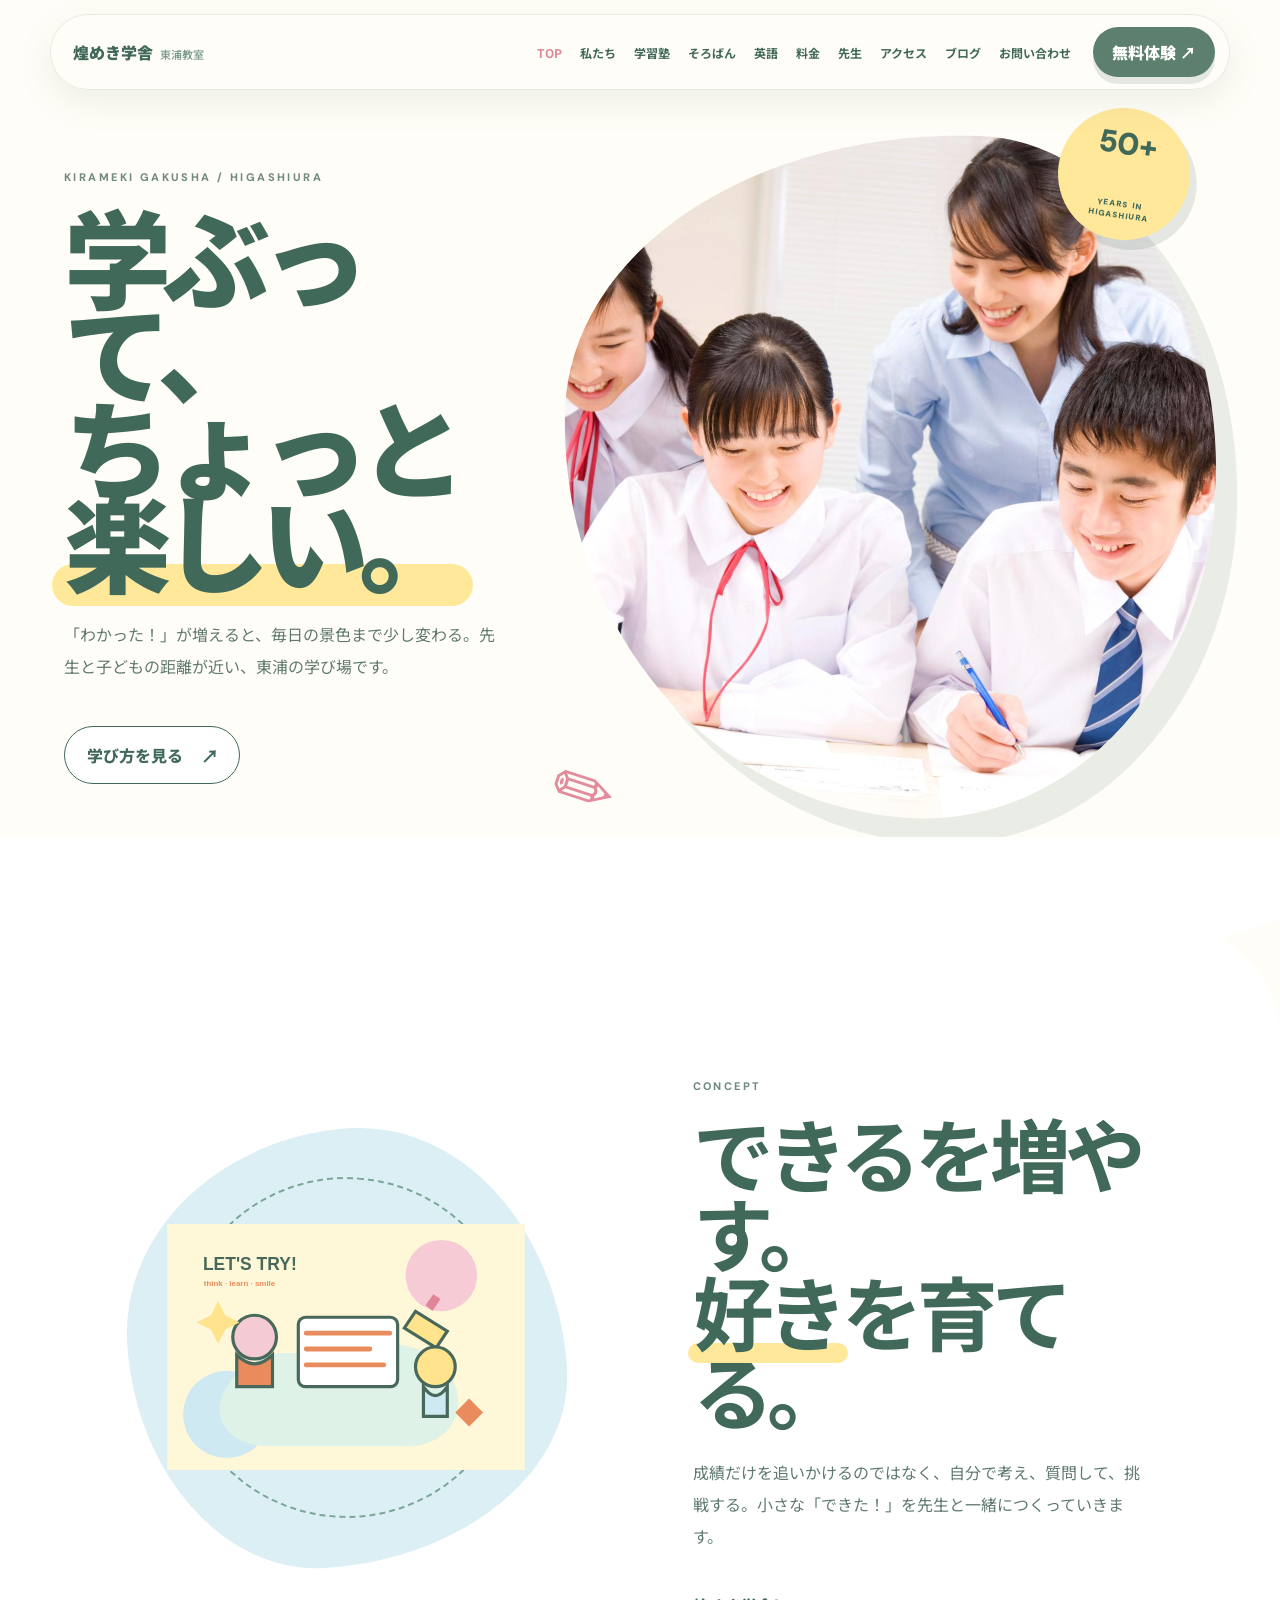
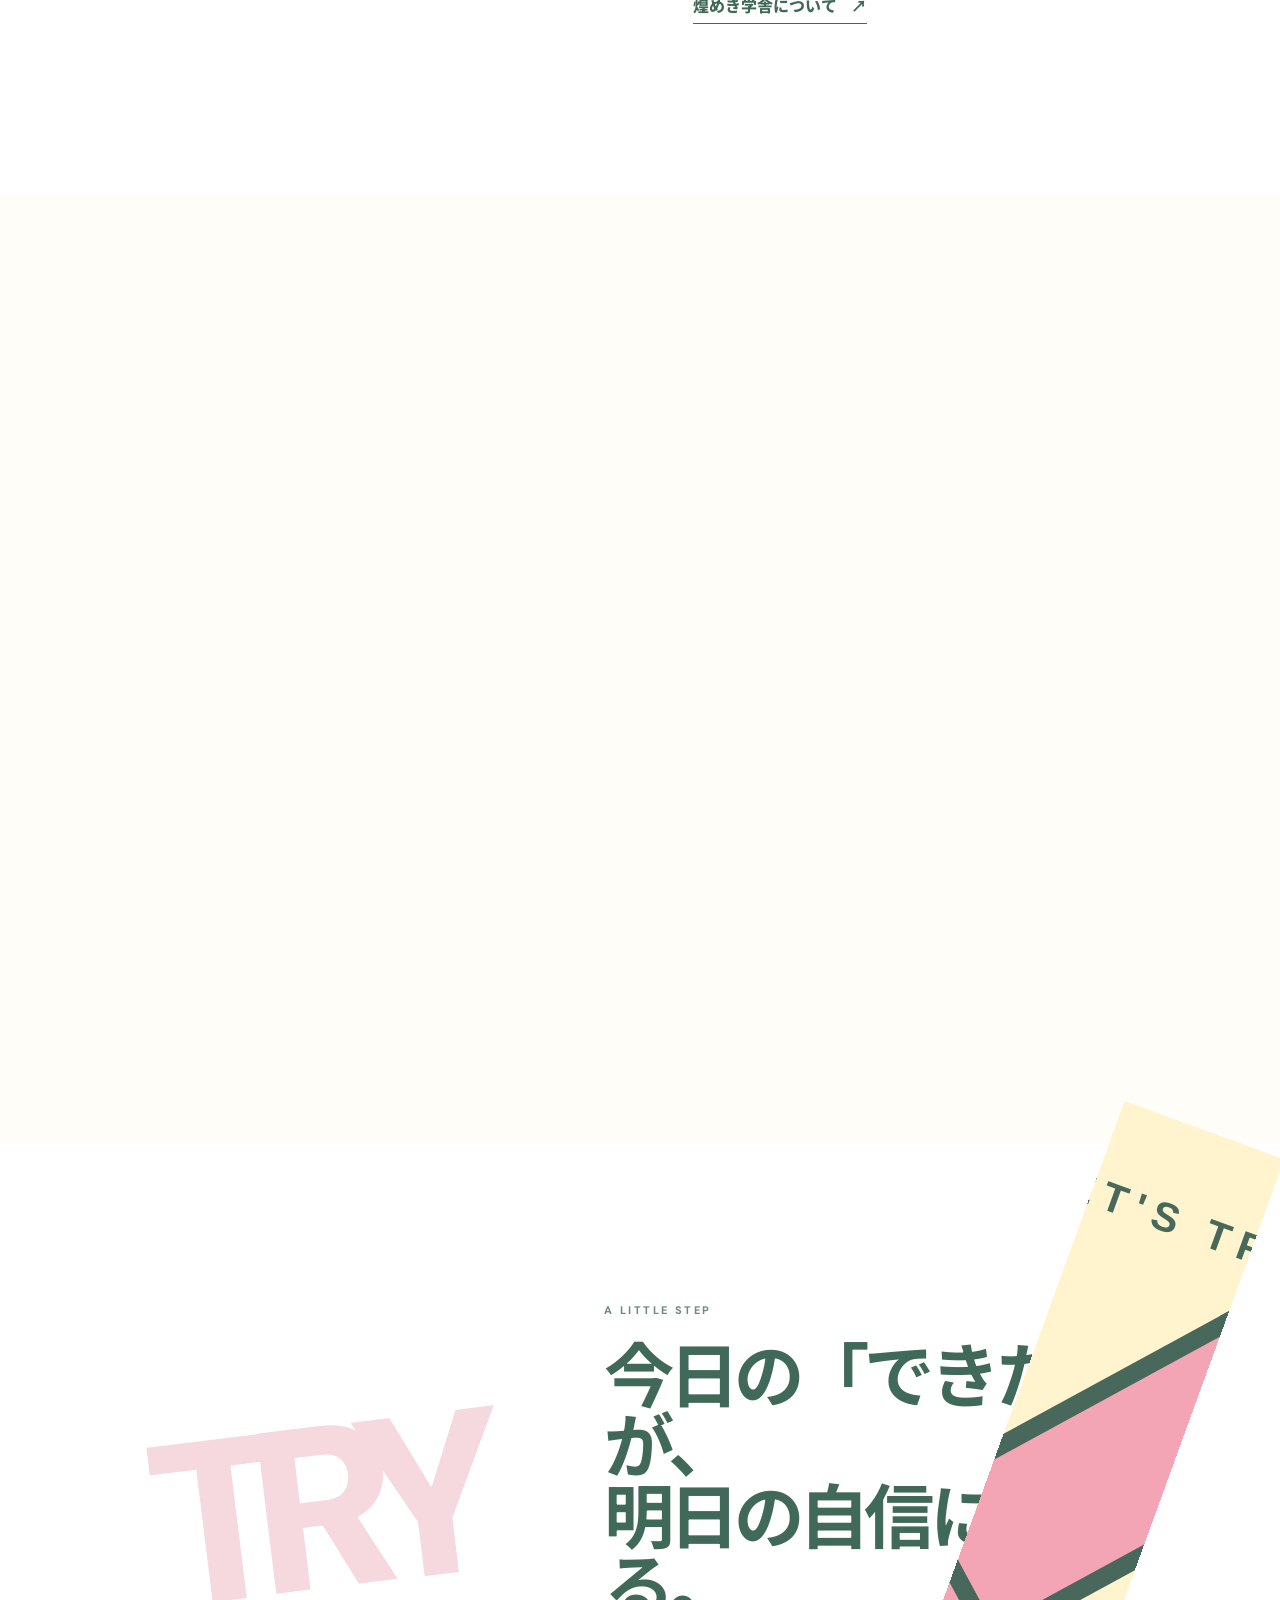
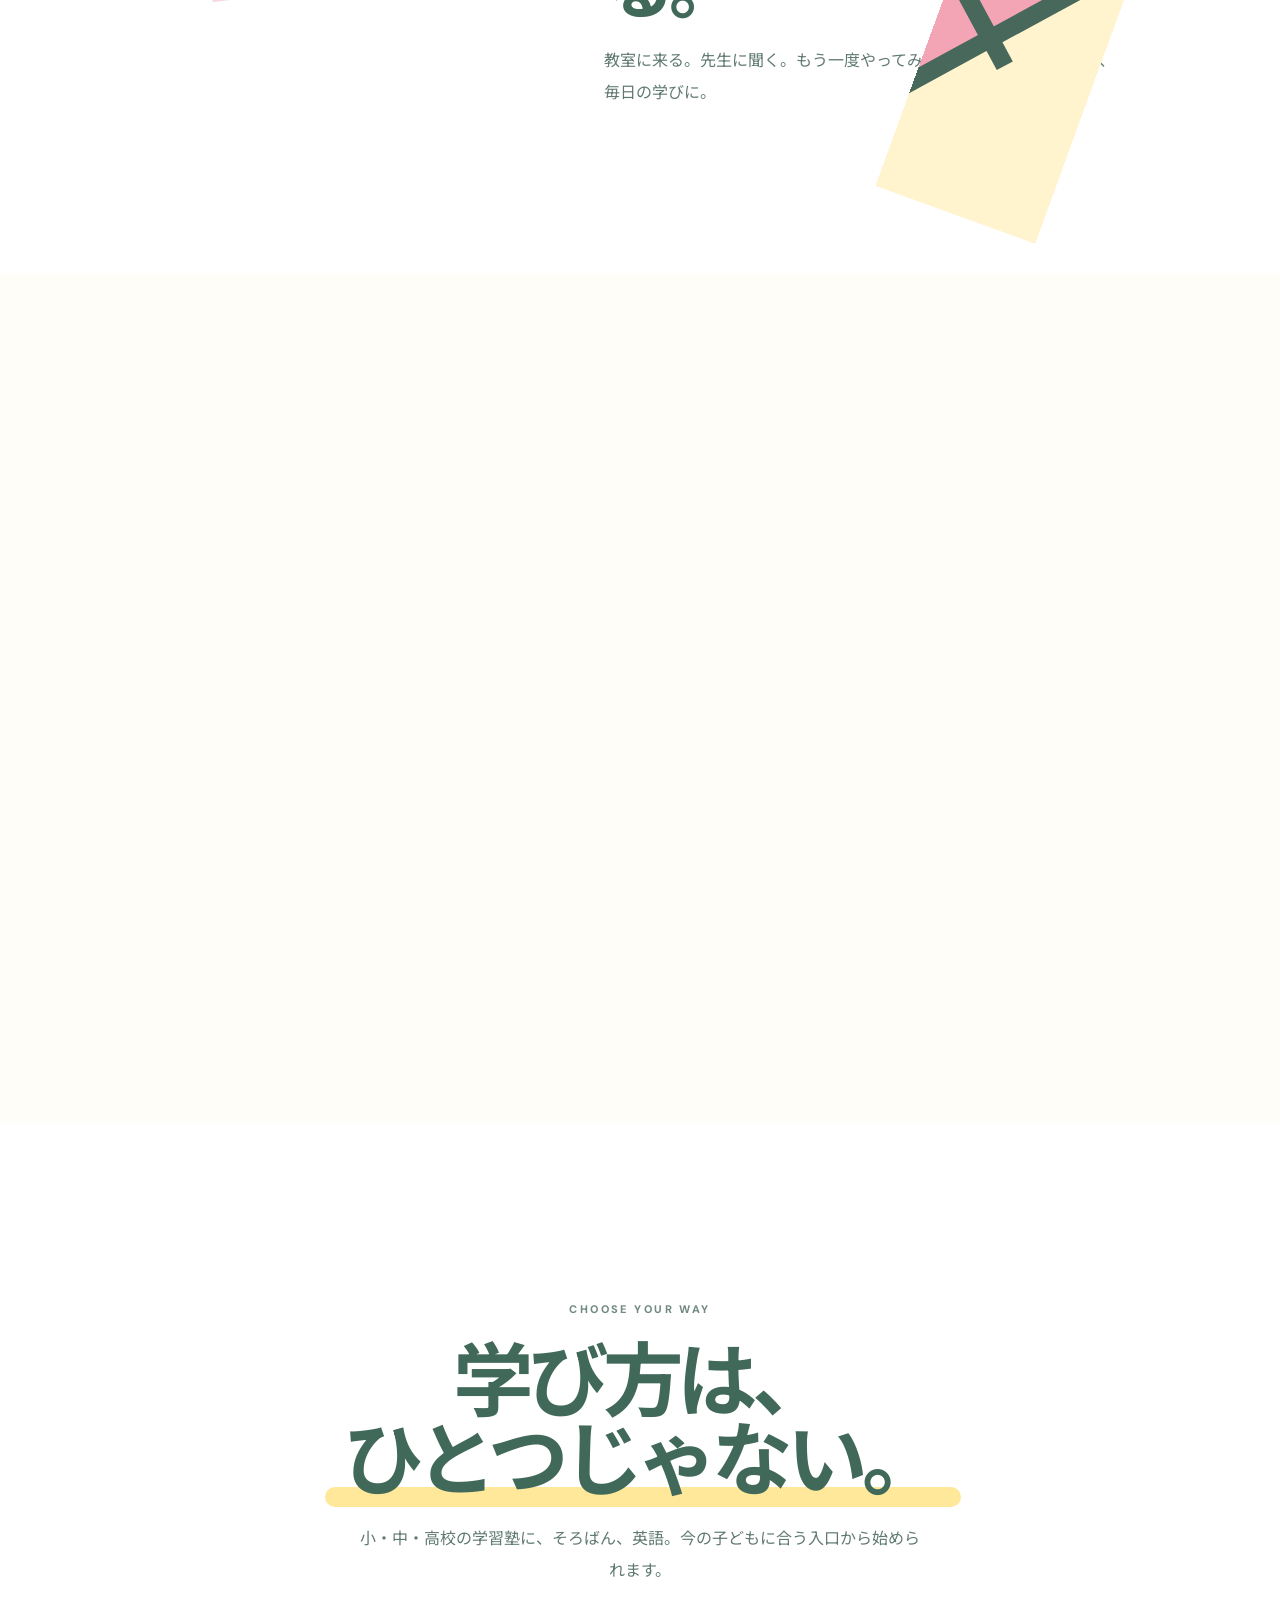
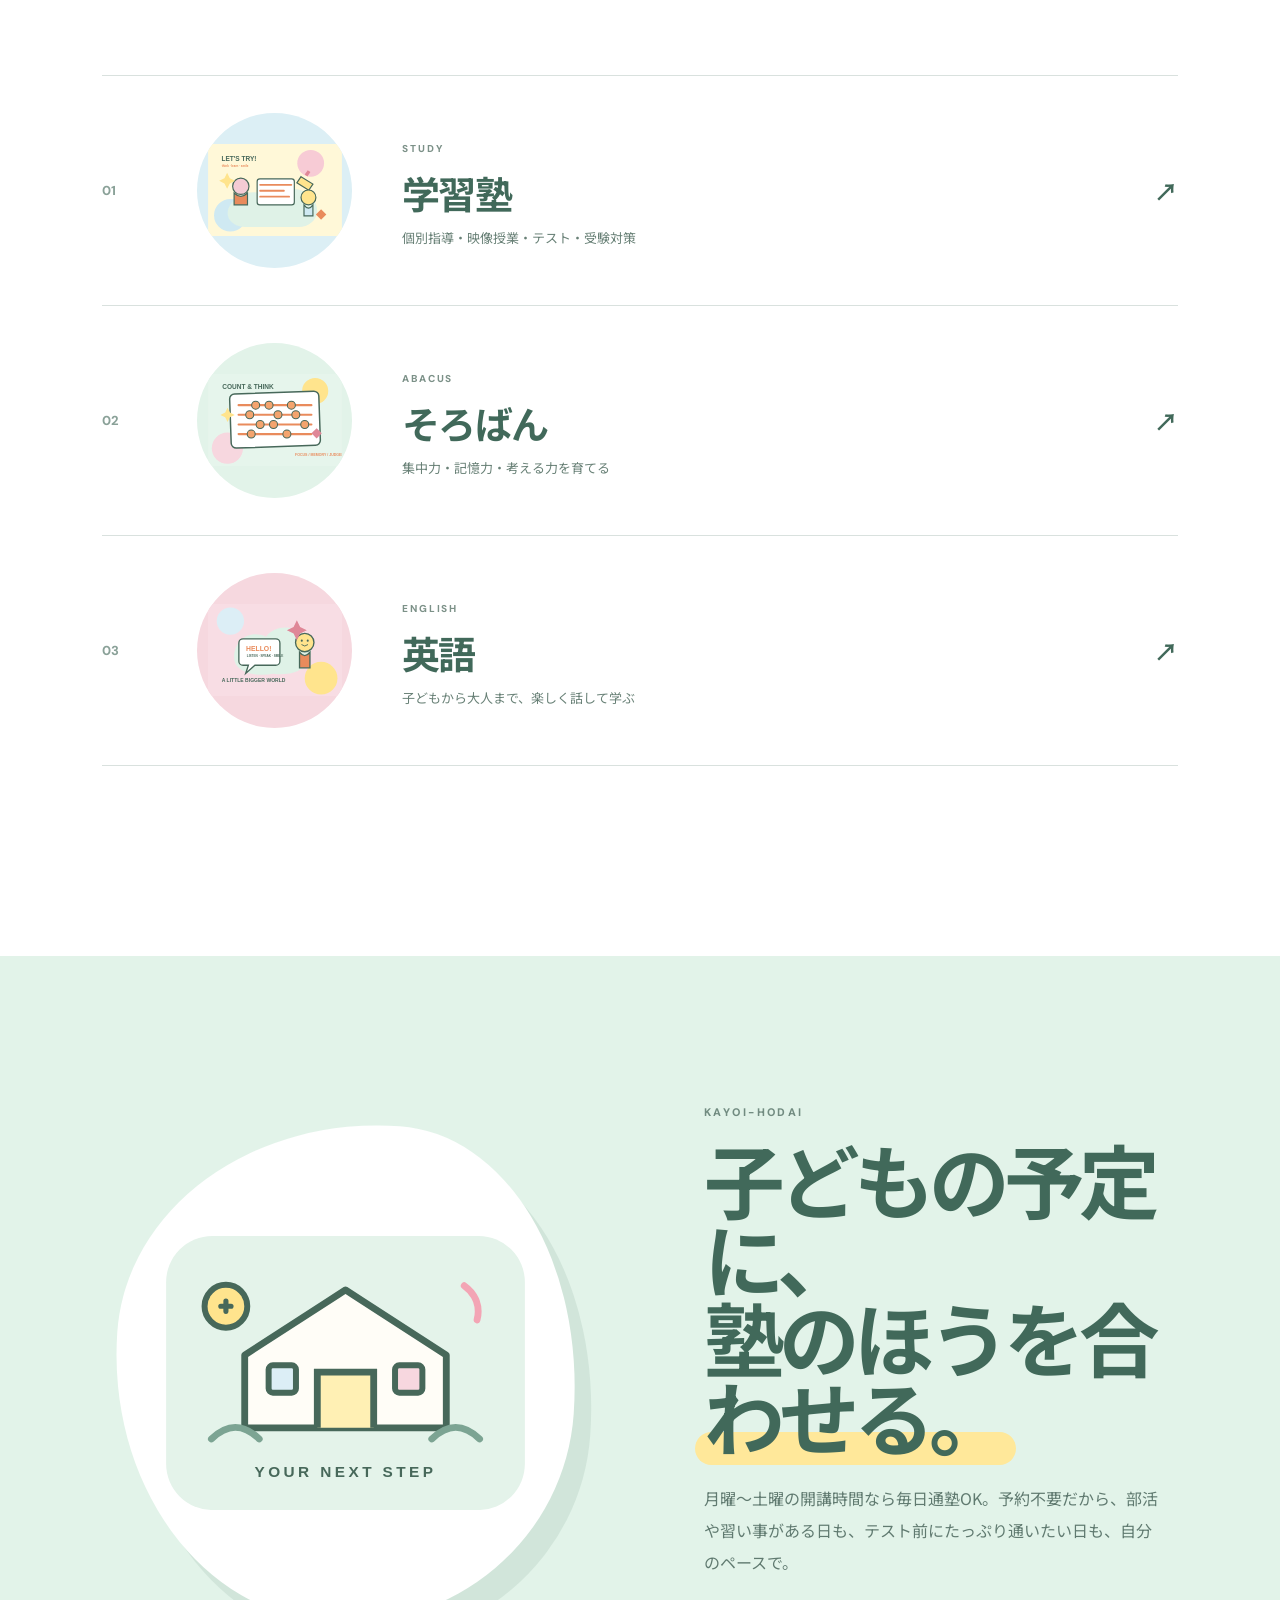
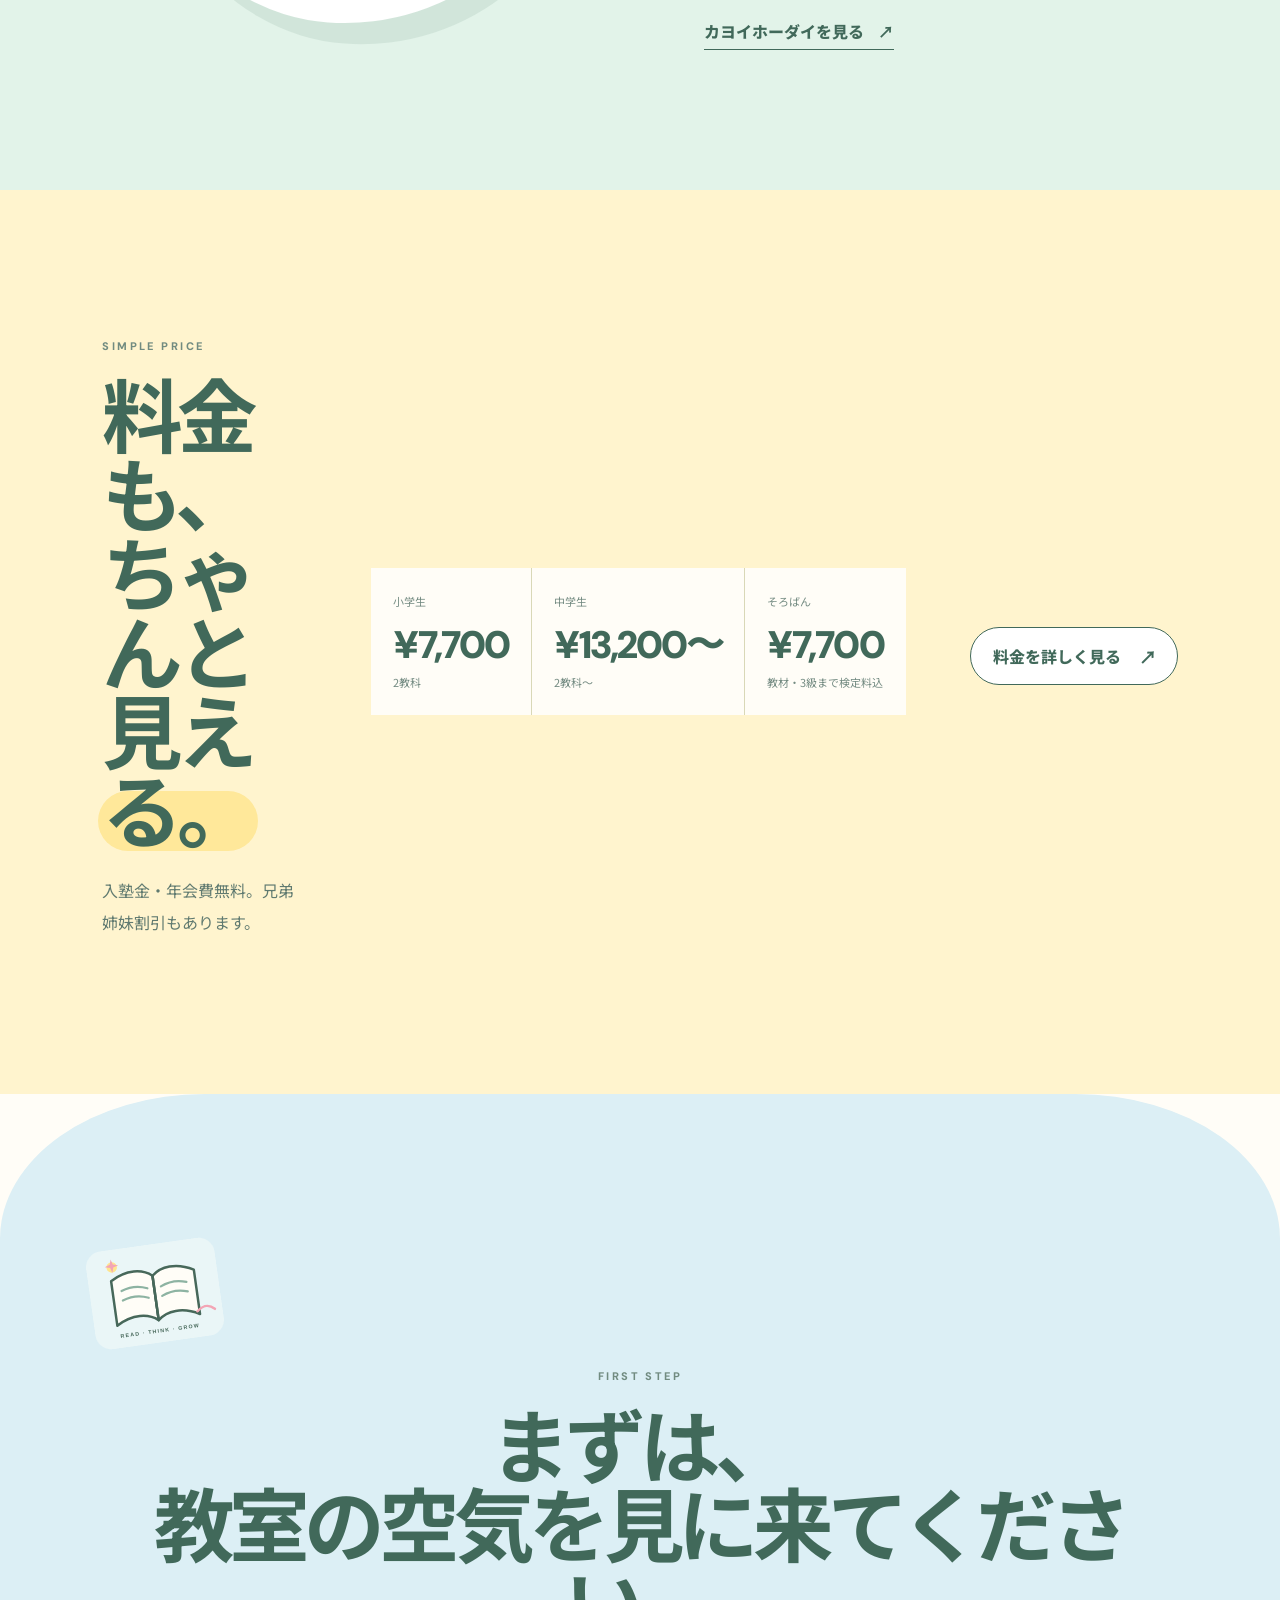
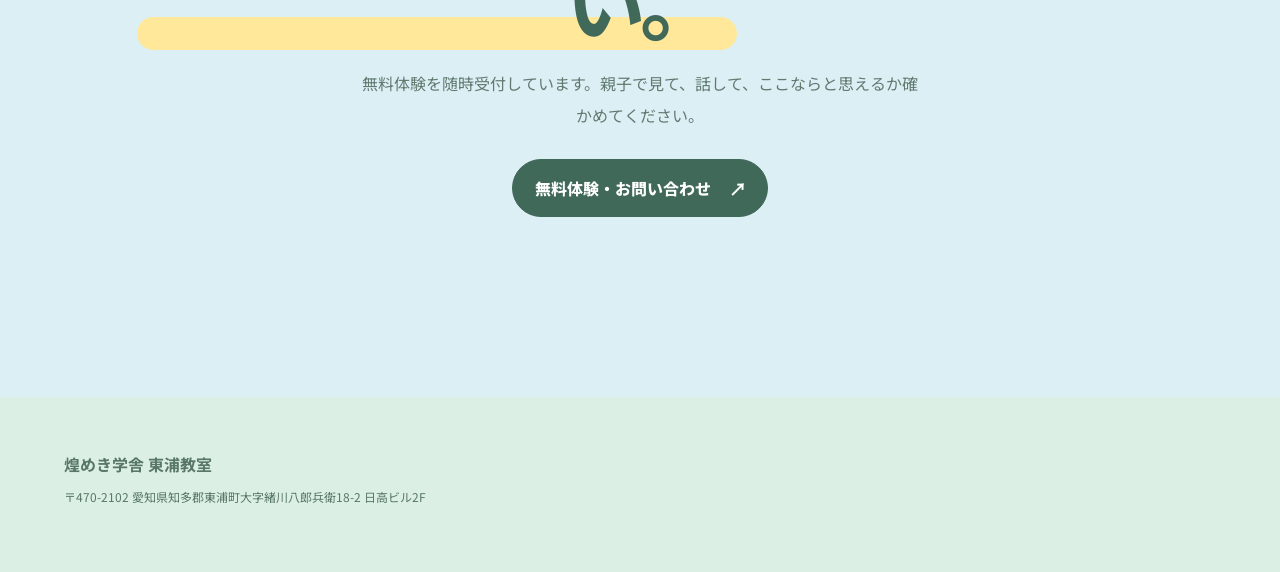
<file: index.html>
<!doctype html><html lang="ja"><head><meta charset="utf-8"><meta name="viewport" content="width=device-width,initial-scale=1"><title>煌めき学舎 東浦教室｜学ぶって、ちょっと楽しい。</title><meta name="description" content="東浦で50年以上。学習塾・そろばん・英語を、一人ひとりに合わせて学べる煌めき学舎東浦教室。"><link rel="stylesheet" href="style.css"><link rel="stylesheet" href="top-rebuild.css"></head><body class="home-world top-rebuild"><header class="nav"><a class="brand" href="index.html">煌めき学舎<span>東浦教室</span></a><nav><a href="index.html" class="top-link">TOP</a><a href="about.html">私たち</a><a href="study.html">学習塾</a><a href="abacus.html">そろばん</a><a href="english.html">英語</a><a href="price.html">料金</a><a href="teacher.html">先生</a><a href="access.html">アクセス</a></nav><a class="cta" href="contact.html">無料体験 ↗</a><button class="menu" aria-label="メニュー">☰</button></header><main>
<section class="top-hero"><div class="top-hero-copy"><p class="top-kicker">KIRAMEKI GAKUSHA / HIGASHIURA</p><h1>学ぶって、<br><em>ちょっと楽しい。</em></h1><p class="top-lead">「わかった！」が増えると、毎日の景色まで少し変わる。先生と子どもの距離が近い、東浦の学び場です。</p><a class="top-link-button" href="study.html">学び方を見る <span>↗</span></a></div><figure class="top-hero-photo"><img src="2oju7nIXRXYMj5EXMi5f2z-mTLPUeyx_sqi3_oCTzv20dyEluY5mAIaZ6GnfXAo4ZkonswZX54teIfTLYsmvnEYU8Tzldk9V6tSHA-HHB3TwSt53IvnfRZjSXMgpoGB90sYSODOHm_RZekqjH7ZH0GI32-0FEk0UFfgl0K0XTwcgPzQKRctrCWikqcsm1CVy.jpeg" alt="先生と生徒が一緒に学ぶ煌めき学舎の教室" fetchpriority="high"></figure><div class="hero-sticker">50+<small>YEARS IN<br>HIGASHIURA</small></div><div class="hero-pencil" aria-hidden="true">✎</div></section>
<section class="top-concept"><div class="concept-art"><img src="assets/illustration-learning.svg" alt="ノートと鉛筆、学ぶ子どもたちのイラスト" loading="lazy"></div><div class="concept-copy"><p class="section-kicker">CONCEPT</p><h2>できるを増やす。<br><em>好き</em>を育てる。</h2><p>成績だけを追いかけるのではなく、自分で考え、質問して、挑戦する。小さな「できた！」を先生と一緒につくっていきます。</p><a href="about.html">煌めき学舎について <span>↗</span></a></div></section>
<section class="top-photo-chapter reveal-photo"><figure class="chapter-photo chapter-photo-main"><img src="Gemini_Generated_Image_oov12zoov12zoov1.jpg" alt="先生と子どもが机を囲んで学ぶ様子" loading="lazy"></figure><div class="chapter-caption"><span>01 / EVERYDAY</span><strong>先生が近いから、<br>「ここがわからない」が言える。</strong></div><div class="chapter-doodle">✦</div></section>
<section class="top-pause"><div class="pause-word">TRY</div><div class="pause-copy"><p class="section-kicker">A LITTLE STEP</p><h2>今日の「できた」が、<br>明日の自信になる。</h2><p>教室に来る。先生に聞く。もう一度やってみる。そんな小さな一歩を、毎日の学びに。</p></div><img src="assets/illustration-pencil.svg" alt="鉛筆のイラスト" loading="lazy"></section>
<section class="top-photo-pair reveal-photo"><figure class="pair-main"><img src="ChatGPT Image 2026年9月10日 22_22_24.png" alt="集中して勉強する子ども" loading="lazy"></figure><figure class="pair-side"><img src="ChatGPT Image 2026年9月10日 21_29_30 (1).png" alt="先生と生徒が向き合って学ぶ様子" loading="lazy"></figure><div class="pair-note">KEEP<br>GOING!</div></section>
<section class="top-services"><div class="services-head"><p class="section-kicker">CHOOSE YOUR WAY</p><h2>学び方は、<br><em>ひとつじゃない。</em></h2><p>小・中・高校の学習塾に、そろばん、英語。今の子どもに合う入口から始められます。</p></div><div class="service-list"><a class="service-row" href="study.html"><span class="service-no">01</span><div class="service-art"><img src="assets/illustration-learning.svg" alt="学習塾のイラスト" loading="lazy"></div><div><small>STUDY</small><h3>学習塾</h3><p>個別指導・映像授業・テスト・受験対策</p></div><b>↗</b></a><a class="service-row" href="abacus.html"><span class="service-no">02</span><div class="service-art"><img src="assets/illustration-abacus.svg" alt="そろばんのイラスト" loading="lazy"></div><div><small>ABACUS</small><h3>そろばん</h3><p>集中力・記憶力・考える力を育てる</p></div><b>↗</b></a><a class="service-row" href="english.html"><span class="service-no">03</span><div class="service-art"><img src="assets/illustration-english.svg" alt="英語学習のイラスト" loading="lazy"></div><div><small>ENGLISH</small><h3>英語</h3><p>子どもから大人まで、楽しく話して学ぶ</p></div><b>↗</b></a></div></section>
<section class="top-kayoi"><div class="kayoi-shape"><img src="assets/illustration-school.svg" alt="通い放題をイメージした学校のイラスト" loading="lazy"></div><div><p class="section-kicker">KAYOI-HODAI</p><h2>子どもの予定に、<br><em>塾のほうを合わせる。</em></h2><p>月曜〜土曜の開講時間なら毎日通塾OK。予約不要だから、部活や習い事がある日も、テスト前にたっぷり通いたい日も、自分のペースで。</p><a href="study.html">カヨイホーダイを見る <span>↗</span></a></div></section>
<section class="top-price"><div><p class="section-kicker">SIMPLE PRICE</p><h2>料金も、<br><em>ちゃんと見える。</em></h2><p>入塾金・年会費無料。兄弟姉妹割引もあります。</p></div><div class="price-line"><div><small>小学生</small><strong>¥7,700</strong><span>2教科</span></div><div><small>中学生</small><strong>¥13,200〜</strong><span>2教科〜</span></div><div><small>そろばん</small><strong>¥7,700</strong><span>教材・3級まで検定料込</span></div></div><a class="top-link-button" href="price.html">料金を詳しく見る <span>↗</span></a></section>
<section class="top-final"><img src="assets/illustration-book.svg" alt="ノートのイラスト" loading="lazy"><p class="section-kicker">FIRST STEP</p><h2>まずは、<br><em>教室の空気を見に来てください。</em></h2><p>無料体験を随時受付しています。親子で見て、話して、ここならと思えるか確かめてください。</p><a class="top-link-button" href="contact.html">無料体験・お問い合わせ <span>↗</span></a></section>
</main><footer><div><b>煌めき学舎 東浦教室</b><p>〒470-2102 愛知県知多郡東浦町大字緒川八郎兵衛18-2 日高ビル2F</p></div></footer><script src="script.js"></script></body></html>
</file>
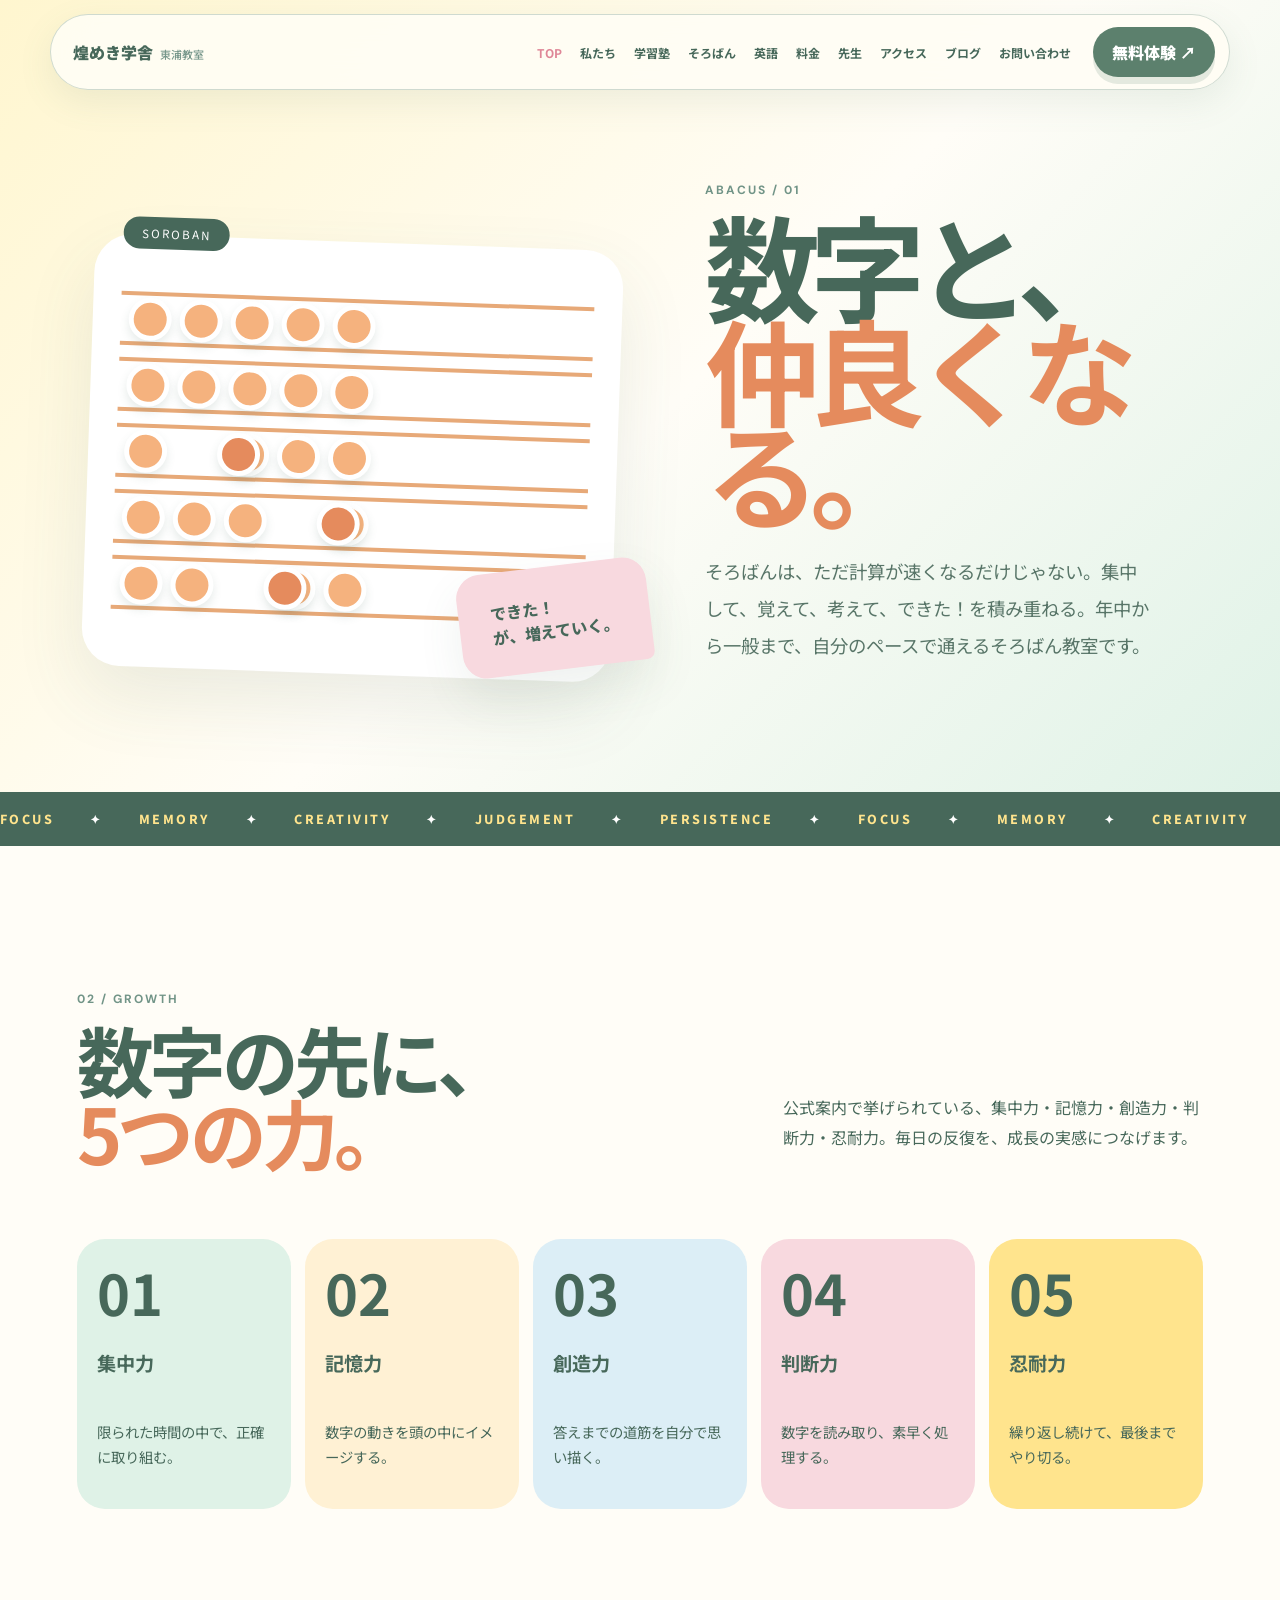
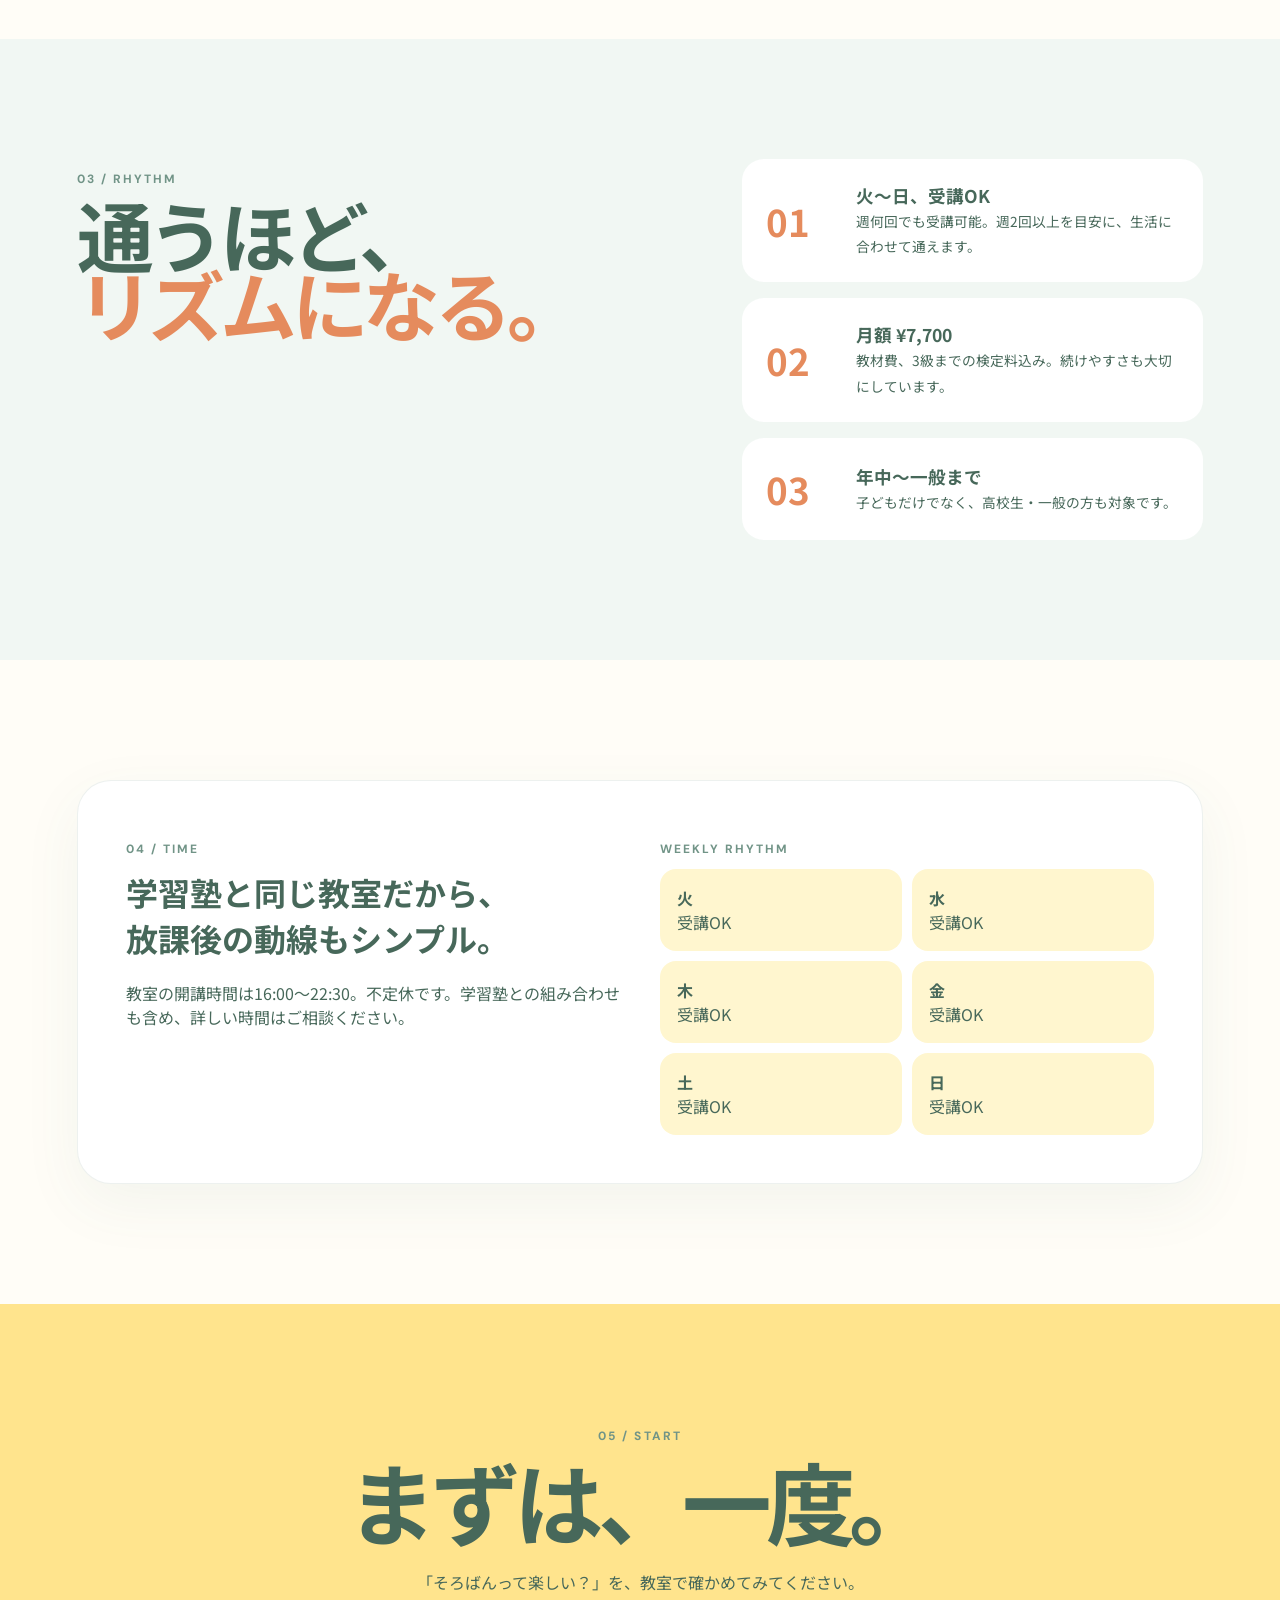
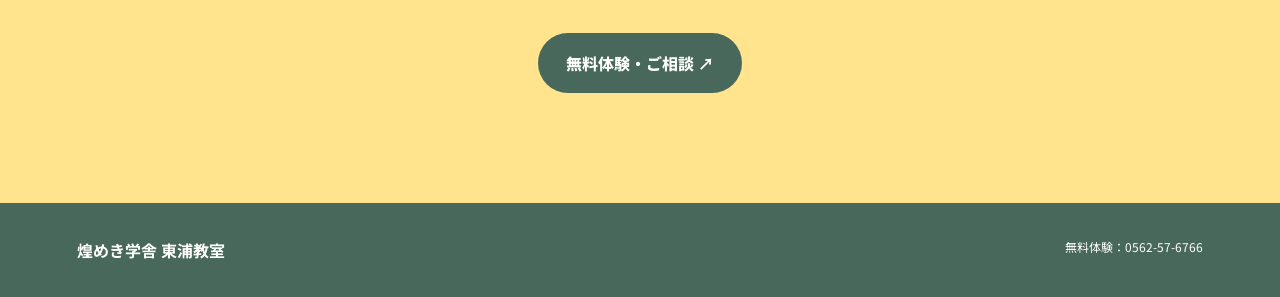
<file: abacus.html>
<!doctype html><html lang="ja"><head><meta charset="utf-8"><meta name="viewport" content="width=device-width,initial-scale=1"><title>そろばん｜煌めき学舎 東浦教室</title><meta name="description" content="年中から一般まで。週何回でも通える煌めき学舎のそろばん教室。計算力だけでなく集中力、記憶力、判断力などを育てます。"><link rel="stylesheet" href="style.css"><style>
.ab-page{background:#fffdf7}.ab-hero{min-height:88vh;padding:150px 6vw 90px;display:grid;grid-template-columns:1fr 1fr;gap:6vw;align-items:center;background:linear-gradient(135deg,#fff6cf 0%,#fffdf7 52%,#dff2e7 100%);overflow:hidden}.ab-copy h1{font-size:clamp(4rem,9vw,8.8rem);line-height:.9;letter-spacing:-.08em;margin:14px 0 30px}.ab-copy h1 em{font-style:normal;color:#e58b5d}.ab-copy .lead{max-width:600px;font-size:1.15rem;line-height:2}.ab-visual{position:relative;min-height:480px}.abacus-art{position:absolute;inset:8% 2% auto 2%;padding:45px 28px;background:#fff;border-radius:38px;box-shadow:0 30px 70px #47685a1c;transform:rotate(2deg)}.abacus-art:before{content:'SOROBAN';position:absolute;top:-18px;left:28px;padding:8px 18px;border-radius:999px;background:#47685a;color:#fff;font-size:.72rem;letter-spacing:.18em}.rod{height:54px;margin:12px 0;border-top:4px solid #e7a978;border-bottom:4px solid #e7a978;display:flex;align-items:center;gap:0}.bead{width:43px;height:43px;border-radius:50%;background:#f5b27e;border:5px solid #fff;box-shadow:0 5px 10px #47685a22;margin-left:8px;transition:transform .4s}.rod:nth-child(3) .bead:nth-child(2),.rod:nth-child(4) .bead:nth-child(4),.rod:nth-child(5) .bead:nth-child(3),.rod:nth-child(6) .bead:nth-child(5){transform:translateX(42px);background:#e58b5d}.ab-note{position:absolute;right:-4%;bottom:3%;background:#f8d9df;padding:28px 32px;border-radius:24px 24px 8px 24px;font-weight:800;transform:rotate(-7deg);box-shadow:0 20px 45px #47685a18}.ab-marquee{overflow:hidden;border-block:1px solid #47685a18;background:#47685a;color:#fff}.ab-marquee>div{display:flex;width:max-content;gap:36px;padding:17px 0;animation:abrun 22s linear infinite;font-size:.78rem;letter-spacing:.2em;font-weight:800}.ab-marquee span:nth-child(odd){color:#ffe48d}@keyframes abrun{to{transform:translateX(-50%)}}.ab-rhythm{padding:130px 6vw}.ab-rhythm-head{display:flex;justify-content:space-between;align-items:end;gap:30px;margin-bottom:70px}.ab-rhythm-head h2{font-size:clamp(3rem,6vw,6rem);line-height:.95;letter-spacing:-.06em;margin:0}.ab-rhythm-head h2 em{font-style:normal;color:#e58b5d}.ab-rhythm-head p{max-width:420px;line-height:1.9}.ab-powers{display:grid;grid-template-columns:repeat(5,1fr);gap:14px}.ab-power{min-height:270px;padding:25px 20px;border-radius:28px;display:flex;flex-direction:column;justify-content:space-between;transition:.35s;position:relative;overflow:hidden}.ab-power:hover{transform:translateY(-10px) rotate(-1deg)}.ab-power:nth-child(1){background:#dff2e7}.ab-power:nth-child(2){background:#fff1d4}.ab-power:nth-child(3){background:#dceef6}.ab-power:nth-child(4){background:#f8d9df}.ab-power:nth-child(5){background:#ffe48d}.ab-power b{font-size:3.5rem;line-height:1}.ab-power strong{font-size:1.2rem}.ab-power p{font-size:.9rem;line-height:1.7}.ab-flow{padding:120px 6vw;background:#f1f7f3}.ab-flow-grid{display:grid;grid-template-columns:1.1fr .9fr;gap:8vw;align-items:start}.ab-flow h2{font-size:clamp(3rem,6vw,6.5rem);line-height:.9;letter-spacing:-.07em;margin:0}.ab-flow h2 em{font-style:normal;color:#e58b5d}.ab-steps{display:grid;gap:16px}.ab-step{display:grid;grid-template-columns:70px 1fr;gap:20px;align-items:center;padding:24px;background:#fff;border-radius:22px}.ab-step b{font-size:2.3rem;color:#e58b5d}.ab-step strong{display:block;font-size:1.1rem}.ab-step span{font-size:.86rem;line-height:1.7}.ab-info{padding:120px 6vw}.ab-info-box{display:grid;grid-template-columns:1fr 1fr;gap:40px;background:#fff;border:1px solid #47685a18;border-radius:34px;padding:48px;box-shadow:0 20px 60px #47685a10}.ab-info-box h3{font-size:2rem;margin:0 0 20px}.ab-time{display:grid;grid-template-columns:repeat(2,1fr);gap:10px}.ab-time div{padding:17px;border-radius:16px;background:#fff6cf}.ab-cta{padding:110px 6vw;text-align:center;background:#ffe48d}.ab-cta h2{font-size:clamp(3.2rem,7vw,7rem);line-height:.9;margin:0 0 28px;letter-spacing:-.07em}.ab-cta h2 em{font-style:normal;color:#47685a}.ab-cta p{line-height:1.8}.ab-cta a{display:inline-block;margin-top:20px;padding:18px 28px;border-radius:999px;background:#47685a;color:#fff;text-decoration:none;font-weight:800}.ab-footer{padding:35px 6vw;background:#47685a;color:#fff;display:flex;justify-content:space-between}.ab-footer p{margin:0}@media(max-width:800px){.ab-hero{grid-template-columns:1fr;padding-top:125px}.ab-visual{min-height:360px}.abacus-art{padding:28px 12px}.bead{width:31px;height:31px}.rod{height:43px}.ab-powers{grid-template-columns:repeat(2,1fr)}.ab-rhythm-head,.ab-flow-grid,.ab-info-box{grid-template-columns:1fr;display:grid}.ab-info-box{padding:25px}.ab-time{grid-template-columns:1fr}.ab-flow,.ab-rhythm,.ab-info{padding:80px 5vw}.ab-footer{display:block}.ab-note{right:0}}
</style></head><body class="ab-page"><header class="nav"><a class="brand" href="index.html">煌めき学舎<span>東浦教室</span></a><nav><a href="about.html">私たち</a><a href="study.html">学習塾</a><a href="abacus.html">そろばん</a><a href="english.html">英語</a><a href="price.html">料金</a><a href="teacher.html">先生</a><a href="access.html">アクセス</a></nav><a class="cta" href="tel:0562-57-6766">無料体験 ↗</a><button class="menu">☰</button></header><main><section class="ab-hero"><div class="ab-copy reveal"><p class="eyebrow">ABACUS / 01</p><h1>数字と、<br><em>仲良くなる。</em></h1><p class="lead">そろばんは、ただ計算が速くなるだけじゃない。集中して、覚えて、考えて、できた！を積み重ねる。年中から一般まで、自分のペースで通えるそろばん教室です。</p></div><div class="ab-visual parallax" data-speed=".08"><div class="abacus-art"><div class="rod"><i class="bead"></i><i class="bead"></i><i class="bead"></i><i class="bead"></i><i class="bead"></i></div><div class="rod"><i class="bead"></i><i class="bead"></i><i class="bead"></i><i class="bead"></i><i class="bead"></i></div><div class="rod"><i class="bead"></i><i class="bead"></i><i class="bead"></i><i class="bead"></i><i class="bead"></i></div><div class="rod"><i class="bead"></i><i class="bead"></i><i class="bead"></i><i class="bead"></i><i class="bead"></i></div><div class="rod"><i class="bead"></i><i class="bead"></i><i class="bead"></i><i class="bead"></i><i class="bead"></i></div></div><div class="ab-note">できた！<br>が、増えていく。</div></div></section><div class="ab-marquee"><div><span>FOCUS</span><b>✦</b><span>MEMORY</span><b>✦</b><span>CREATIVITY</span><b>✦</b><span>JUDGEMENT</span><b>✦</b><span>PERSISTENCE</span><b>✦</b><span>FOCUS</span><b>✦</b><span>MEMORY</span><b>✦</b><span>CREATIVITY</span></div></div><section class="ab-rhythm"><div class="ab-rhythm-head"><div><p class="eyebrow">02 / GROWTH</p><h2>数字の先に、<br><em>5つの力。</em></h2></div><p>公式案内で挙げられている、集中力・記憶力・創造力・判断力・忍耐力。毎日の反復を、成長の実感につなげます。</p></div><div class="ab-powers"><article class="ab-power"><b>01</b><strong>集中力</strong><p>限られた時間の中で、正確に取り組む。</p></article><article class="ab-power"><b>02</b><strong>記憶力</strong><p>数字の動きを頭の中にイメージする。</p></article><article class="ab-power"><b>03</b><strong>創造力</strong><p>答えまでの道筋を自分で思い描く。</p></article><article class="ab-power"><b>04</b><strong>判断力</strong><p>数字を読み取り、素早く処理する。</p></article><article class="ab-power"><b>05</b><strong>忍耐力</strong><p>繰り返し続けて、最後までやり切る。</p></article></div></section><section class="ab-flow"><div class="ab-flow-grid"><div><p class="eyebrow">03 / RHYTHM</p><h2>通うほど、<br><em>リズムになる。</em></h2></div><div class="ab-steps"><div class="ab-step"><b>01</b><div><strong>火〜日、受講OK</strong><span>週何回でも受講可能。週2回以上を目安に、生活に合わせて通えます。</span></div></div><div class="ab-step"><b>02</b><div><strong>月額 ¥7,700</strong><span>教材費、3級までの検定料込み。続けやすさも大切にしています。</span></div></div><div class="ab-step"><b>03</b><div><strong>年中〜一般まで</strong><span>子どもだけでなく、高校生・一般の方も対象です。</span></div></div></div></div></section><section class="ab-info"><div class="ab-info-box"><div><p class="eyebrow">04 / TIME</p><h3>学習塾と同じ教室だから、<br>放課後の動線もシンプル。</h3><p>教室の開講時間は16:00〜22:30。不定休です。学習塾との組み合わせも含め、詳しい時間はご相談ください。</p></div><div><p class="eyebrow">WEEKLY RHYTHM</p><div class="ab-time"><div><b>火</b><br>受講OK</div><div><b>水</b><br>受講OK</div><div><b>木</b><br>受講OK</div><div><b>金</b><br>受講OK</div><div><b>土</b><br>受講OK</div><div><b>日</b><br>受講OK</div></div></div></div></section><section class="ab-cta"><p class="eyebrow">05 / START</p><h2>まずは、<em>一度。</em></h2><p>「そろばんって楽しい？」を、教室で確かめてみてください。</p><a href="tel:0562-57-6766">無料体験・ご相談 ↗</a></section></main><footer class="ab-footer"><b>煌めき学舎 東浦教室</b><p>無料体験：0562-57-6766</p></footer><script src="script.js"></script></body></html>
</file>
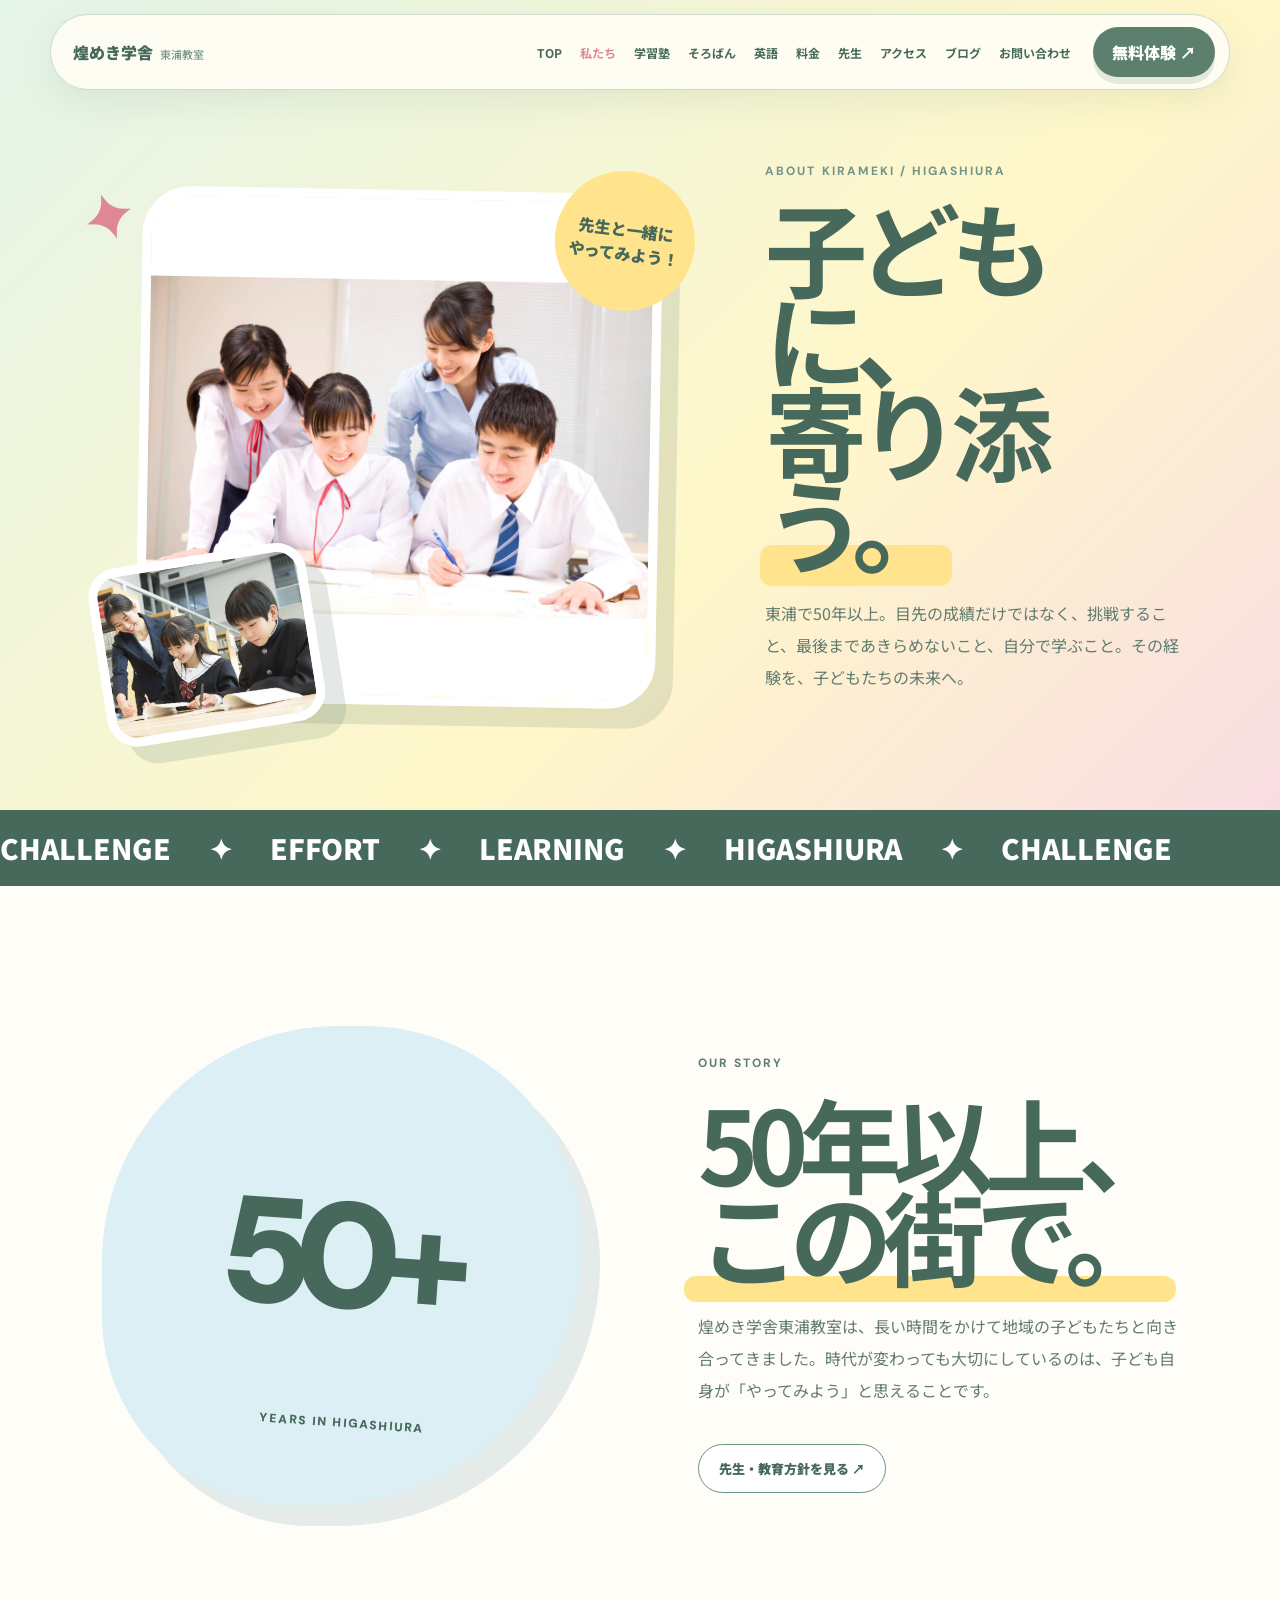
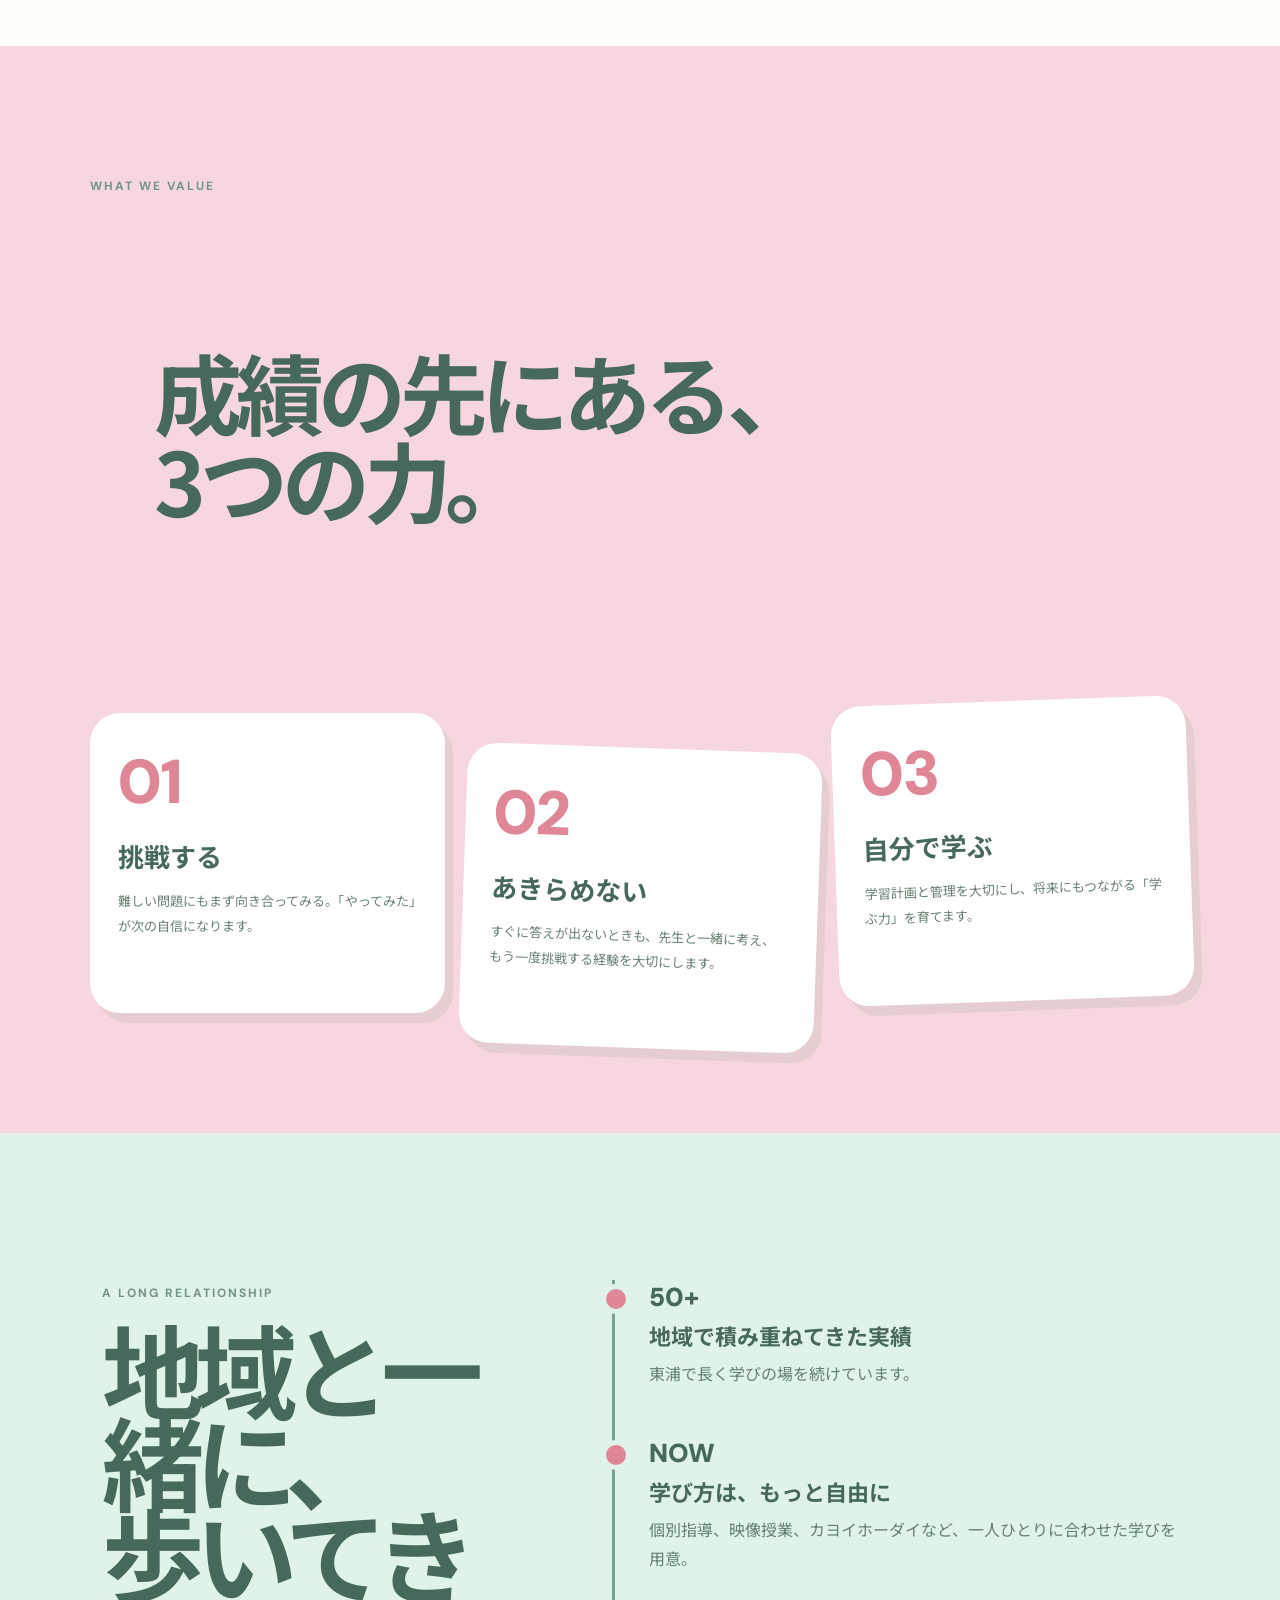
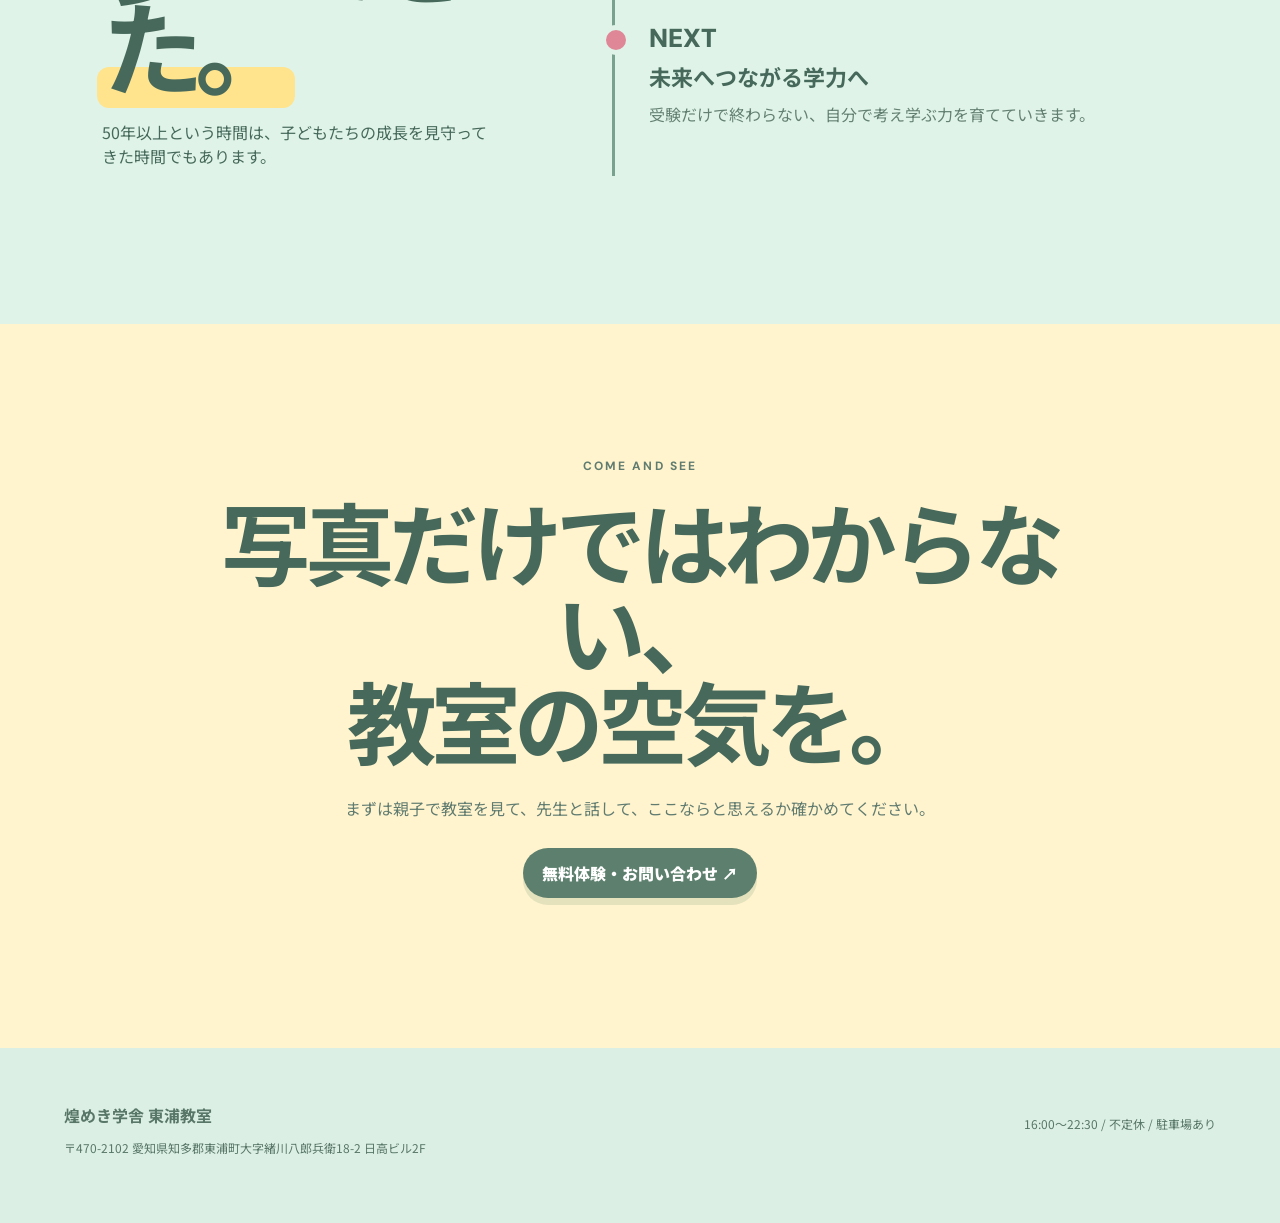
<file: about.html>
<!doctype html><html lang="ja"><head><meta charset="utf-8"><meta name="viewport" content="width=device-width,initial-scale=1"><title>私たちについて｜煌めき学舎 東浦教室</title><meta name="description" content="50年以上、東浦で地域と歩んできた煌めき学舎。成績だけでなく、挑戦する力と本物の学力を育てます。"><link rel="stylesheet" href="style.css"><style>
.about-world{--a:#46695b;--y:#ffe48d;--p:#f7d7df;--m:#dff3e8;--b:#dceff5;background:#fffdf7;color:var(--a);overflow:hidden}.about-hero{min-height:760px;padding:150px 7vw 100px;display:grid;grid-template-columns:.9fr 1.1fr;gap:7vw;align-items:center;background:linear-gradient(135deg,#e4f4e9,#fff7c9 60%,#f8dde3);position:relative}.about-hero h1,.about-story h2,.about-history h2{font-size:clamp(58px,8vw,112px);line-height:.9;letter-spacing:-.09em;margin:20px 0 30px}.about-hero h1 em,.about-story h2 em,.about-history h2 em{position:relative;font-style:normal;z-index:0}.about-hero h1 em:after,.about-story h2 em:after,.about-history h2 em:after{content:"";position:absolute;z-index:-1;left:-3%;right:-4%;bottom:4%;height:17%;background:var(--y);border-radius:12px}.about-hero-copy>p:not(.eyebrow),.about-story p,.history-copy p{line-height:2;color:#607b70}.about-hero-art{height:560px;position:relative}.about-photo{position:absolute;overflow:hidden;border:9px solid white;box-shadow:18px 20px 0 #46695b25}.about-photo img{width:100%;height:100%;object-fit:cover}.about-photo-main{inset:4% 7% 4% 8%;border-radius:48px;transform:rotate(3deg)}.about-photo-small{width:220px;height:180px;left:0;bottom:0;border-radius:30px;transform:rotate(-7deg);z-index:3}.about-sticker{position:absolute;right:0;top:2%;width:140px;height:140px;border-radius:50%;background:var(--y);display:grid;place-items:center;text-align:center;font-weight:900;transform:rotate(9deg);z-index:4}.about-doodle{position:absolute;font:900 62px 'DM Sans';color:#df8797;transform:rotate(-18deg);left:0;top:0;z-index:5}.about-ribbon{padding:18px 0;background:var(--a);color:#fff;overflow:hidden;white-space:nowrap}.about-ribbon div{width:max-content;display:flex;gap:38px;animation:marquee 20s linear infinite}.about-ribbon span{font-size:28px;font-weight:900}.about-story{padding:140px 8vw;display:grid;grid-template-columns:1fr 1fr;gap:9vw;align-items:center}.story-blob{height:480px;background:var(--b);border-radius:52% 48% 58% 42%;position:relative;transform:rotate(-4deg);box-shadow:18px 20px 0 #7ca4ae35}.story-blob:before{content:"50+";position:absolute;left:50%;top:50%;transform:translate(-50%,-58%) rotate(4deg);font:900 150px/.8 'DM Sans';letter-spacing:-.1em;color:var(--a)}.story-blob:after{content:"YEARS IN HIGASHIURA";position:absolute;bottom:75px;left:50%;transform:translateX(-50%) rotate(4deg);font:900 12px 'DM Sans';letter-spacing:.15em}.about-values{padding:120px 7vw;background:var(--p)}.about-values-head{max-width:1100px;margin:auto}.value-grid{max-width:1100px;margin:55px auto 0;display:grid;grid-template-columns:repeat(3,1fr);gap:18px}.value{min-height:300px;padding:28px;border-radius:30px;background:#fff;position:relative;box-shadow:8px 10px 0 #46695b18}.value:nth-child(2){transform:translateY(35px) rotate(2deg)}.value:nth-child(3){transform:translateY(-12px) rotate(-2deg)}.value b{font:900 62px 'DM Sans';color:#df8797}.value h3{font-size:26px;margin:15px 0}.value p{line-height:1.9;color:#688073;font-size:13px}.about-history{padding:140px 8vw;background:var(--m)}.history-layout{max-width:1100px;margin:auto;display:grid;grid-template-columns:.8fr 1.2fr;gap:8vw;align-items:center}.timeline{position:relative;padding-left:55px}.timeline:before{content:"";position:absolute;left:18px;top:0;bottom:0;width:3px;background:#79a190}.timeline-item{position:relative;padding:0 0 48px}.timeline-item:before{content:"";position:absolute;left:-48px;top:4px;width:20px;height:20px;border-radius:50%;background:#df8797;border:5px solid var(--m)}.timeline-item strong{font:900 26px 'DM Sans'}.timeline-item h3{margin:5px 0 8px;font-size:22px}.timeline-item p{margin:0;line-height:1.8;color:#648073}.about-final{padding:130px 7vw 150px;text-align:center;background:#fff4ce}.about-final h2{font-size:clamp(48px,7vw,90px);line-height:1;letter-spacing:-.07em;margin:18px auto 28px;max-width:900px}.about-final p{max-width:620px;margin:auto;line-height:2;color:#607b70}@media(max-width:900px){.about-hero,.about-story,.history-layout{grid-template-columns:1fr}.about-hero{padding:125px 20px 75px;gap:30px}.about-hero h1,.about-story h2,.about-history h2{font-size:clamp(55px,15vw,82px)}.about-hero-art{height:450px}.about-photo-small{width:165px;height:135px}.about-sticker{width:105px;height:105px;font-size:12px}.about-story,.about-values,.about-history{padding:90px 20px}.story-blob{height:330px}.story-blob:before{font-size:105px}.value-grid{grid-template-columns:1fr}.value:nth-child(2),.value:nth-child(3){transform:none}.history-layout{gap:55px}}
</style></head><body class="about-world"><header class="nav"><a class="brand" href="index.html">煌めき学舎<span>東浦教室</span></a><nav><a href="index.html">TOP</a><a href="about.html" class="top-link">私たち</a><a href="study.html">学習塾</a><a href="abacus.html">そろばん</a><a href="english.html">英語</a><a href="price.html">料金</a><a href="teacher.html">先生</a><a href="access.html">アクセス</a></nav><a class="cta" href="tel:0562-57-6766">無料体験 ↗</a><button class="menu">☰</button></header><main><section class="about-hero"><div class="about-hero-copy reveal"><p class="eyebrow">ABOUT KIRAMEKI / HIGASHIURA</p><h1>子どもに、<br><em>寄り添う。</em></h1><p>東浦で50年以上。目先の成績だけではなく、挑戦すること、最後まであきらめないこと、自分で学ぶこと。その経験を、子どもたちの未来へ。</p></div><div class="about-hero-art"><div class="about-doodle">✦</div><div class="about-photo about-photo-main parallax" data-speed=".08"><img src="2oju7nIXRXYMj5EXMi5f2z-mTLPUeyx_sqi3_oCTzv20dyEluY5mAIaZ6GnfXAo4ZkonswZX54teIfTLYsmvnEYU8Tzldk9V6tSHA-HHB3TwSt53IvnfRZjSXMgpoGB90sYSODOHm_RZekqjH7ZH0GI32-0FEk0UFfgl0K0XTwcgPzQKRctrCWikqcsm1CVy.jpeg" alt="教室で先生と生徒が学ぶ様子"></div><div class="about-photo about-photo-small"><img src="GF0f7G2EW9j7JtYBlsTXuvc9Zati-fmS6WSeuP0ZU3r13-KfIEWSJCssFpo3jvqyFzF6ypkYAJWDBqGeHluaDLP5ztHBE7lmJUvu4UOB-OYWcOAY0WAOtS23kD1bEs_fxbLZ0o5DxoKd6ZYadVsOKyg5-r6wwhahDIumCdGq2TKsKWZFWU1MI6Y7opp1Wn4Q.jpeg" alt="明るい教室で学ぶ生徒たち"></div><div class="about-sticker">先生と一緒に<br>やってみよう！</div></div></section><div class="about-ribbon"><div><span>CHALLENGE</span><span>✦</span><span>EFFORT</span><span>✦</span><span>LEARNING</span><span>✦</span><span>HIGASHIURA</span><span>✦</span><span>CHALLENGE</span></div></div><section class="about-story"><div class="story-blob reveal"></div><div class="reveal"><p class="eyebrow">OUR STORY</p><h2>50年以上、<br><em>この街で。</em></h2><p>煌めき学舎東浦教室は、長い時間をかけて地域の子どもたちと向き合ってきました。時代が変わっても大切にしているのは、子ども自身が「やってみよう」と思えることです。</p><a class="round-link" href="teacher.html">先生・教育方針を見る ↗</a></div></section><section class="about-values"><div class="about-values-head reveal"><p class="eyebrow">WHAT WE VALUE</p><h2 class="section h2" style="font-size:clamp(48px,7vw,88px);line-height:1;letter-spacing:-.07em;margin:18px 0">成績の先にある、<br>3つの力。</h2></div><div class="value-grid"><article class="value reveal"><b>01</b><h3>挑戦する</h3><p>難しい問題にもまず向き合ってみる。「やってみた」が次の自信になります。</p></article><article class="value reveal"><b>02</b><h3>あきらめない</h3><p>すぐに答えが出ないときも、先生と一緒に考え、もう一度挑戦する経験を大切にします。</p></article><article class="value reveal"><b>03</b><h3>自分で学ぶ</h3><p>学習計画と管理を大切にし、将来にもつながる「学ぶ力」を育てます。</p></article></div></section><section class="about-history"><div class="history-layout"><div class="reveal"><p class="eyebrow">A LONG RELATIONSHIP</p><h2>地域と一緒に、<br><em>歩いてきた。</em></h2><p class="history-copy">50年以上という時間は、子どもたちの成長を見守ってきた時間でもあります。</p></div><div class="timeline"><div class="timeline-item reveal"><strong>50+</strong><h3>地域で積み重ねてきた実績</h3><p>東浦で長く学びの場を続けています。</p></div><div class="timeline-item reveal"><strong>NOW</strong><h3>学び方は、もっと自由に</h3><p>個別指導、映像授業、カヨイホーダイなど、一人ひとりに合わせた学びを用意。</p></div><div class="timeline-item reveal"><strong>NEXT</strong><h3>未来へつながる学力へ</h3><p>受験だけで終わらない、自分で考え学ぶ力を育てていきます。</p></div></div></div></section><section class="about-final"><p class="eyebrow">COME AND SEE</p><h2>写真だけではわからない、<br>教室の空気を。</h2><p>まずは親子で教室を見て、先生と話して、ここならと思えるか確かめてください。</p><a class="cta" href="tel:0562-57-6766" style="margin-top:24px">無料体験・お問い合わせ ↗</a></section></main><footer><div><b>煌めき学舎 東浦教室</b><p>〒470-2102 愛知県知多郡東浦町大字緒川八郎兵衛18-2 日高ビル2F</p></div><p>16:00〜22:30 / 不定休 / 駐車場あり</p></footer><script src="script.js"></script></body></html>
</file>
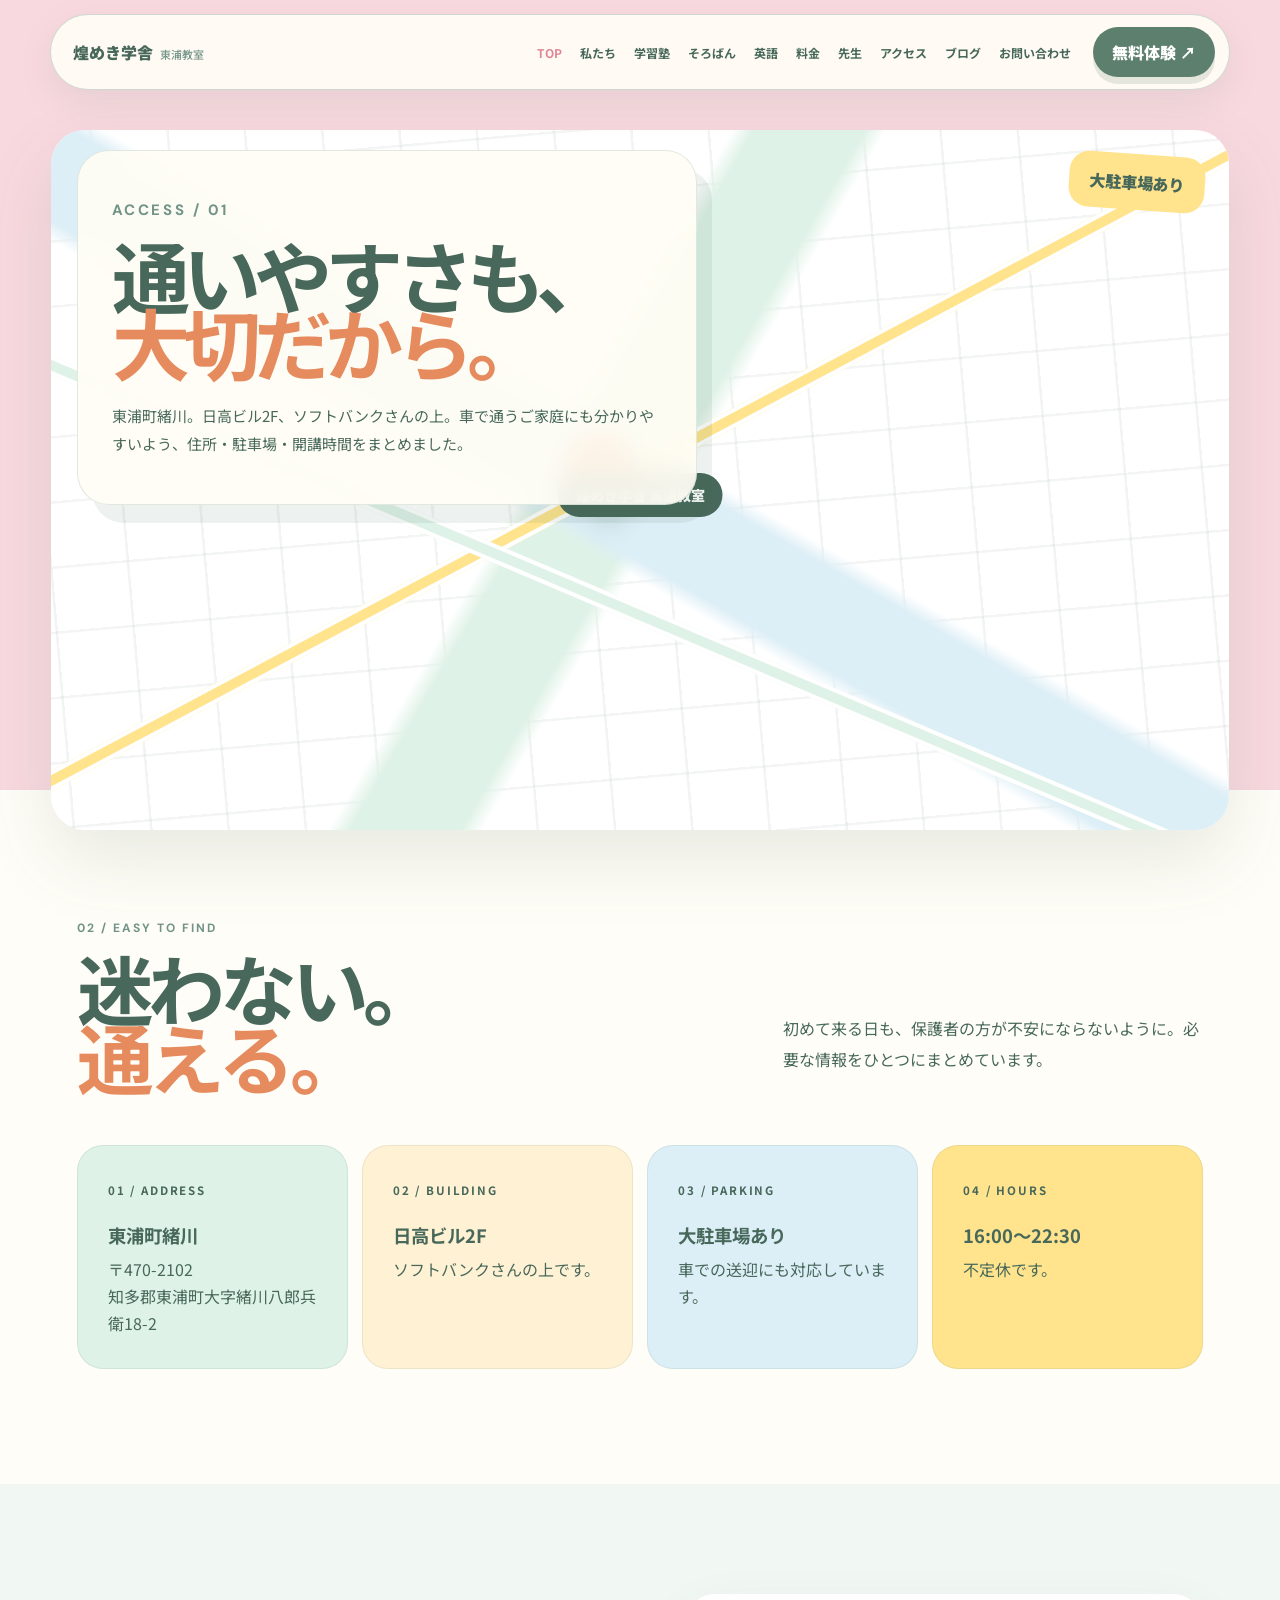
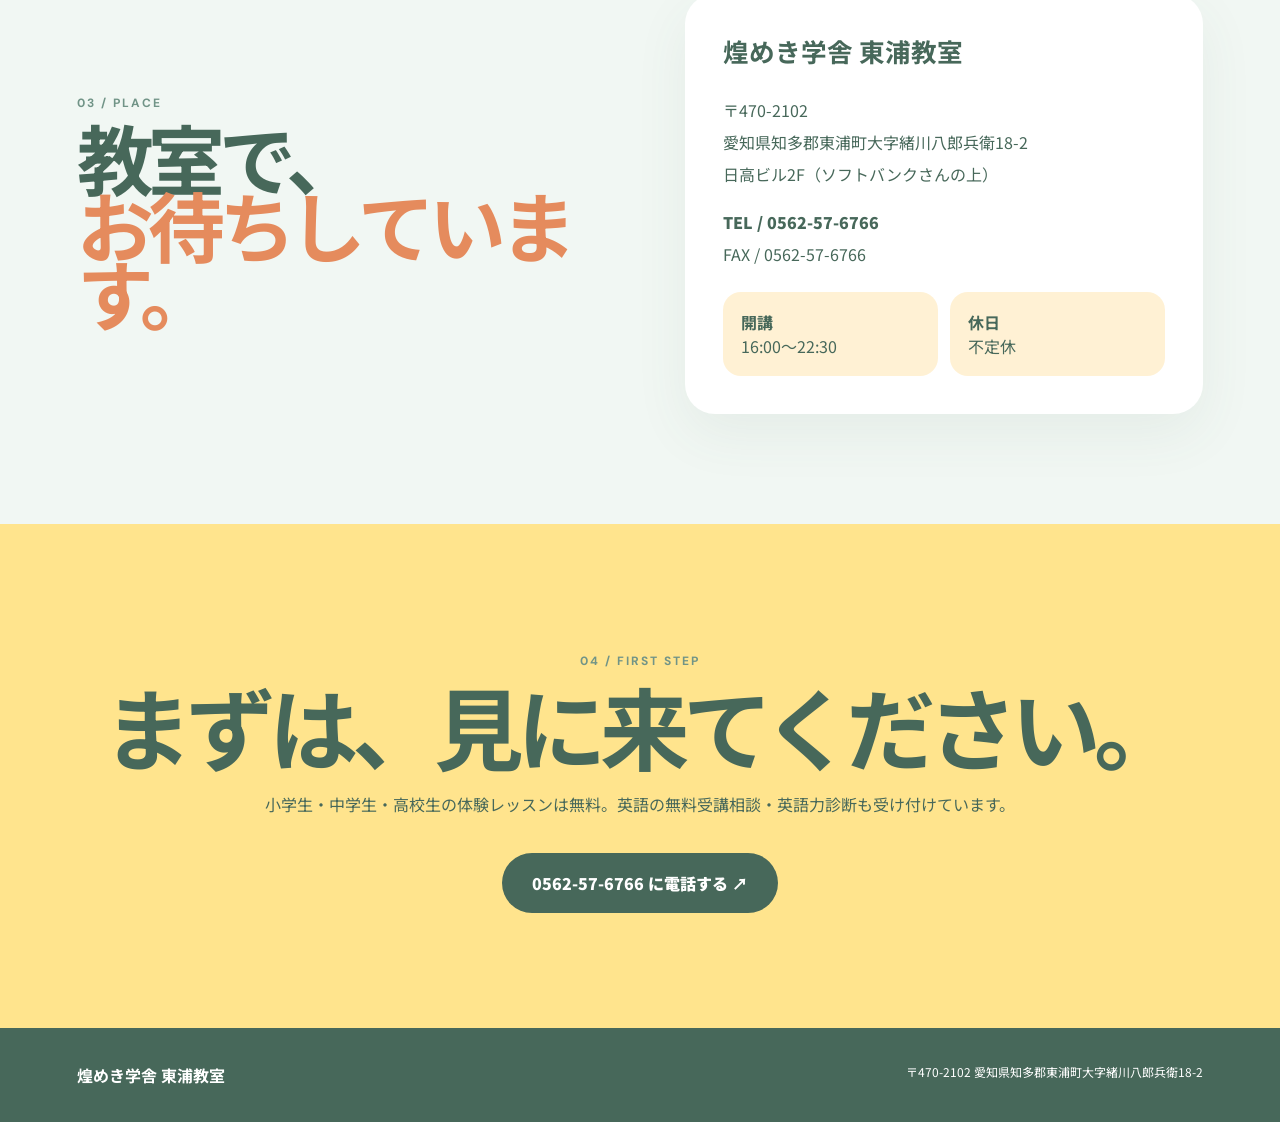
<file: access.html>
<!doctype html><html lang="ja"><head><meta charset="utf-8"><meta name="viewport" content="width=device-width,initial-scale=1"><title>アクセス｜煌めき学舎 東浦教室</title><meta name="description" content="煌めき学舎東浦教室へのアクセス、住所、電話、開講時間、駐車場をご案内します。"><link rel="stylesheet" href="style.css"><style>
.ac-page{background:#fffdf7}.ac-hero{min-height:75vh;padding:155px 6vw 90px;display:grid;grid-template-columns:.8fr 1.2fr;gap:7vw;align-items:end;background:#f8d9df}.ac-hero h1{font-size:clamp(4rem,8vw,8rem);line-height:.86;letter-spacing:-.09em;margin:15px 0 28px}.ac-hero h1 em{font-style:normal;color:#e58b5d}.ac-hero p{line-height:1.9;max-width:560px}.ac-map{min-height:430px;position:relative;border-radius:34px;background:#fff;overflow:hidden;box-shadow:0 30px 70px #47685a20}.ac-map:before{content:'';position:absolute;inset:-20%;background:linear-gradient(35deg,transparent 45%,#dceef6 46%,#dceef6 51%,transparent 52%),linear-gradient(125deg,transparent 45%,#dff2e7 46%,#dff2e7 51%,transparent 52%),repeating-linear-gradient(90deg,transparent 0 74px,#47685a12 75px 77px),repeating-linear-gradient(0deg,transparent 0 62px,#47685a10 63px 65px);transform:rotate(-5deg)}.ac-road{position:absolute;height:18px;background:#ffe48d;transform:rotate(-28deg);width:120%;left:-10%;top:47%;border:4px solid #fff}.ac-road.r2{transform:rotate(23deg);top:68%;background:#dff2e7}.ac-pin{position:absolute;left:50%;top:47%;transform:translate(-50%,-100%);width:72px;height:72px;border-radius:50% 50% 50% 8px;background:#e58b5d;rotate:-45deg;display:grid;place-items:center;box-shadow:0 12px 24px #47685a35}.ac-pin b{rotate:45deg;color:#fff;font-size:1.5rem}.ac-label{position:absolute;left:50%;top:49%;transform:translateX(-50%);padding:12px 18px;background:#47685a;color:#fff;border-radius:999px;font-weight:900;white-space:nowrap}.ac-note{position:absolute;right:24px;top:24px;background:#ffe48d;padding:16px 20px;border-radius:20px;font-weight:900;transform:rotate(4deg)}.ac-route{padding:115px 6vw}.ac-route-head{display:flex;justify-content:space-between;align-items:end;gap:40px;margin-bottom:55px}.ac-route-head h2{font-size:clamp(3rem,6vw,6rem);line-height:.9;letter-spacing:-.07em;margin:0}.ac-route-head h2 em{font-style:normal;color:#e58b5d}.ac-route-head p{max-width:420px;line-height:1.9}.ac-facts{display:grid;grid-template-columns:repeat(4,1fr);gap:14px}.ac-fact{padding:30px;min-height:190px;border-radius:26px;background:#fff;border:1px solid #47685a18}.ac-fact:nth-child(1){background:#dff2e7}.ac-fact:nth-child(2){background:#fff1d4}.ac-fact:nth-child(3){background:#dceef6}.ac-fact:nth-child(4){background:#ffe48d}.ac-fact b{font-size:.72rem;letter-spacing:.16em}.ac-fact strong{display:block;font-size:1.15rem;margin:22px 0 8px}.ac-fact p{line-height:1.7;margin:0}.ac-place{padding:110px 6vw;background:#f1f7f3}.ac-place-grid{display:grid;grid-template-columns:1fr 1fr;gap:7vw;align-items:center}.ac-place h2{font-size:clamp(3rem,6vw,6.5rem);line-height:.88;letter-spacing:-.08em;margin:0}.ac-place h2 em{font-style:normal;color:#e58b5d}.ac-address{background:#fff;border-radius:30px;padding:38px;box-shadow:0 20px 55px #47685a12}.ac-address h3{font-size:1.6rem;margin-top:0}.ac-address p{line-height:2}.ac-address a{color:#47685a;font-weight:900}.ac-hours{display:grid;grid-template-columns:1fr 1fr;gap:12px;margin-top:22px}.ac-hours div{padding:18px;border-radius:18px;background:#fff1d4}.ac-contact{padding:115px 6vw;text-align:center;background:#ffe48d}.ac-contact h2{font-size:clamp(3.5rem,7vw,7rem);line-height:.9;letter-spacing:-.08em;margin:0 0 25px}.ac-contact h2 em{font-style:normal;color:#47685a}.ac-contact p{line-height:1.8}.ac-contact a{display:inline-block;margin-top:18px;padding:18px 30px;background:#47685a;color:#fff;border-radius:999px;text-decoration:none;font-weight:900}.ac-footer{padding:35px 6vw;background:#47685a;color:#fff;display:flex;justify-content:space-between}.ac-footer p{margin:0}@media(max-width:800px){.ac-hero{grid-template-columns:1fr;padding-top:125px}.ac-map{min-height:330px}.ac-route-head,.ac-place-grid{display:grid;grid-template-columns:1fr}.ac-facts{grid-template-columns:1fr 1fr}.ac-hours{grid-template-columns:1fr}.ac-footer{display:block}.ac-footer p{margin-top:8px}}
</style></head><body class="ac-page"><header class="nav"><a class="brand" href="index.html">煌めき学舎<span>東浦教室</span></a><nav><a href="about.html">私たち</a><a href="study.html">学習塾</a><a href="abacus.html">そろばん</a><a href="english.html">英語</a><a href="price.html">料金</a><a href="teacher.html">先生</a><a href="access.html">アクセス</a></nav><a class="cta" href="tel:0562-57-6766">無料体験 ↗</a><button class="menu">☰</button></header><main><section class="ac-hero"><div class="reveal"><p class="eyebrow">ACCESS / 01</p><h1>通いやすさも、<br><em>大切だから。</em></h1><p>東浦町緒川。日高ビル2F、ソフトバンクさんの上。車で通うご家庭にも分かりやすいよう、住所・駐車場・開講時間をまとめました。</p></div><div class="ac-map parallax" data-speed=".04"><div class="ac-road"></div><div class="ac-road r2"></div><div class="ac-pin"><b>✦</b></div><div class="ac-label">煌めき学舎 東浦教室</div><div class="ac-note">大駐車場あり</div></div></section><section class="ac-route"><div class="ac-route-head"><div><p class="eyebrow">02 / EASY TO FIND</p><h2>迷わない。<br><em>通える。</em></h2></div><p>初めて来る日も、保護者の方が不安にならないように。必要な情報をひとつにまとめています。</p></div><div class="ac-facts"><article class="ac-fact"><b>01 / ADDRESS</b><strong>東浦町緒川</strong><p>〒470-2102<br>知多郡東浦町大字緒川八郎兵衛18-2</p></article><article class="ac-fact"><b>02 / BUILDING</b><strong>日高ビル2F</strong><p>ソフトバンクさんの上です。</p></article><article class="ac-fact"><b>03 / PARKING</b><strong>大駐車場あり</strong><p>車での送迎にも対応しています。</p></article><article class="ac-fact"><b>04 / HOURS</b><strong>16:00〜22:30</strong><p>不定休です。</p></article></div></section><section class="ac-place"><div class="ac-place-grid"><div><p class="eyebrow">03 / PLACE</p><h2>教室で、<br><em>お待ちしています。</em></h2></div><div class="ac-address"><h3>煌めき学舎 東浦教室</h3><p>〒470-2102<br>愛知県知多郡東浦町大字緒川八郎兵衛18-2<br>日高ビル2F（ソフトバンクさんの上）</p><p><a href="tel:0562-57-6766">TEL / 0562-57-6766</a><br>FAX / 0562-57-6766</p><div class="ac-hours"><div><b>開講</b><br>16:00〜22:30</div><div><b>休日</b><br>不定休</div></div></div></div></section><section class="ac-contact"><p class="eyebrow">04 / FIRST STEP</p><h2>まずは、<em>見に来てください。</em></h2><p>小学生・中学生・高校生の体験レッスンは無料。英語の無料受講相談・英語力診断も受け付けています。</p><a href="tel:0562-57-6766">0562-57-6766 に電話する ↗</a></section></main><footer class="ac-footer"><b>煌めき学舎 東浦教室</b><p>〒470-2102 愛知県知多郡東浦町大字緒川八郎兵衛18-2</p></footer><script src="script.js"></script></body></html>
</file>
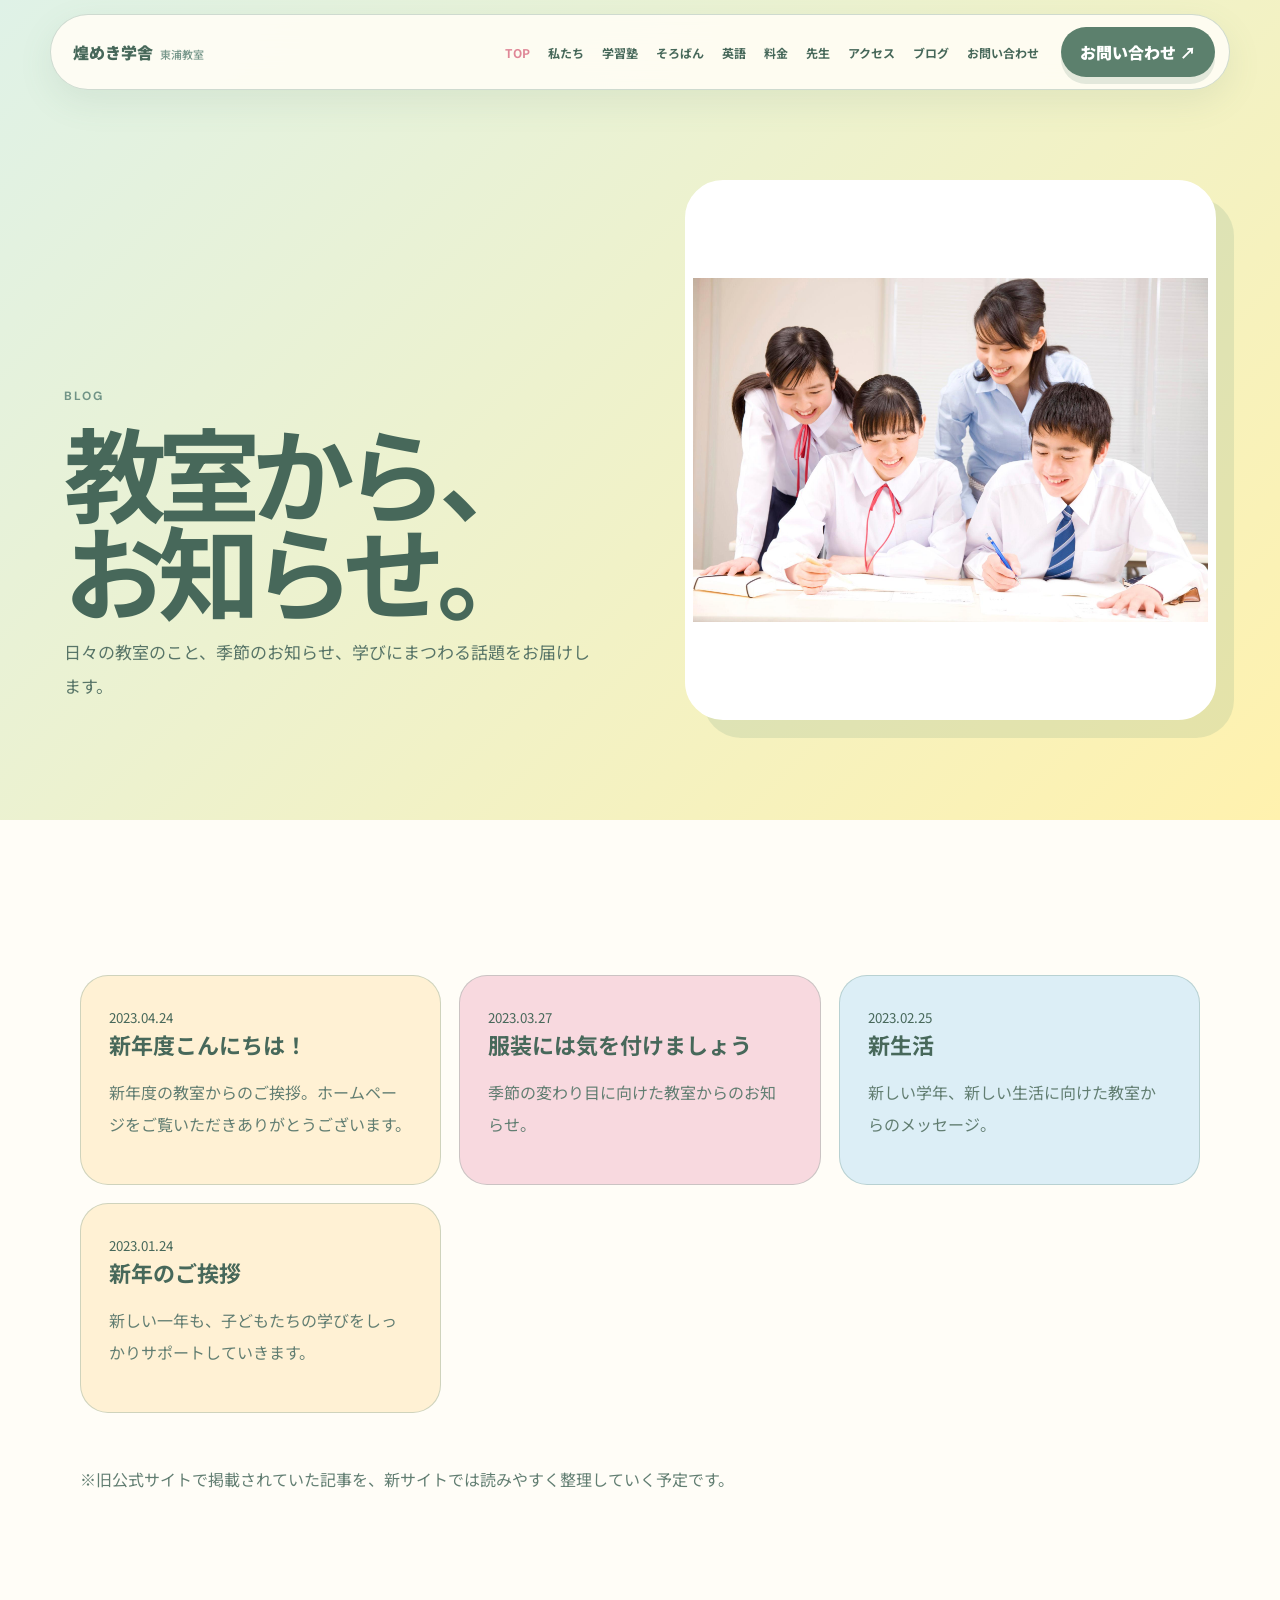
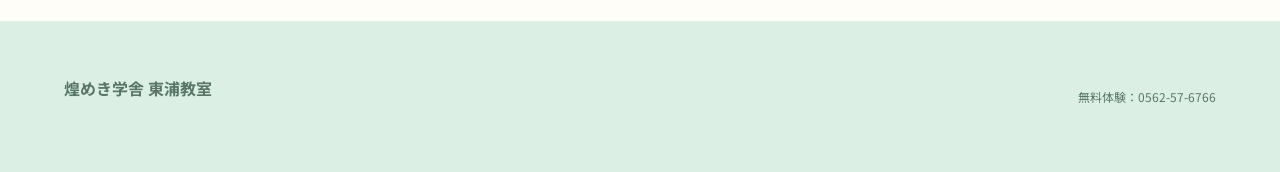
<file: blog.html>
<!doctype html><html lang="ja"><head><meta charset="utf-8"><meta name="viewport" content="width=device-width,initial-scale=1"><title>ブログ｜煌めき学舎 東浦教室</title><meta name="description" content="煌めき学舎東浦教室からのお知らせ、季節の話題、教室からのメッセージ。"><link rel="stylesheet" href="style.css"></head><body><header class="nav"><a class="brand" href="index.html">煌めき学舎<span>東浦教室</span></a><nav><a href="about.html">私たち</a><a href="study.html">学習塾</a><a href="abacus.html">そろばん</a><a href="english.html">英語</a><a href="price.html">料金</a><a href="teacher.html">先生</a><a href="access.html">アクセス</a></nav><a class="cta" href="contact.html">お問い合わせ ↗</a><button class="menu">☰</button></header><main><section class="page-hero blog-hero"><div class="reveal"><p class="eyebrow">BLOG</p><h1>教室から、<br><em>お知らせ。</em></h1><p class="lead">日々の教室のこと、季節のお知らせ、学びにまつわる話題をお届けします。</p></div><div class="page-photo blog-photo"><img src="2oju7nIXRXYMj5EXMi5f2z-mTLPUeyx_sqi3_oCTzv20dyEluY5mAIaZ6GnfXAo4ZkonswZX54teIfTLYsmvnEYU8Tzldk9V6tSHA-HHB3TwSt53IvnfRZjSXMgpoGB90sYSODOHm_RZekqjH7ZH0GI32-0FEk0UFfgl0K0XTwcgPzQKRctrCWikqcsm1CVy.jpeg" alt="先生と生徒が笑顔で学ぶ様子"></div></section><section class="content"><div class="info-grid"><article class="info-card"><small>2023.04.24</small><h3>新年度こんにちは！</h3><p>新年度の教室からのご挨拶。ホームページをご覧いただきありがとうございます。</p></article><article class="info-card"><small>2023.03.27</small><h3>服装には気を付けましょう</h3><p>季節の変わり目に向けた教室からのお知らせ。</p></article><article class="info-card"><small>2023.02.25</small><h3>新生活</h3><p>新しい学年、新しい生活に向けた教室からのメッセージ。</p></article><article class="info-card"><small>2023.01.24</small><h3>新年のご挨拶</h3><p>新しい一年も、子どもたちの学びをしっかりサポートしていきます。</p></article></div><p style="margin-top:50px">※旧公式サイトで掲載されていた記事を、新サイトでは読みやすく整理していく予定です。</p></section></main><footer><b>煌めき学舎 東浦教室</b><p>無料体験：0562-57-6766</p></footer><script src="script.js"></script></body></html>
</file>
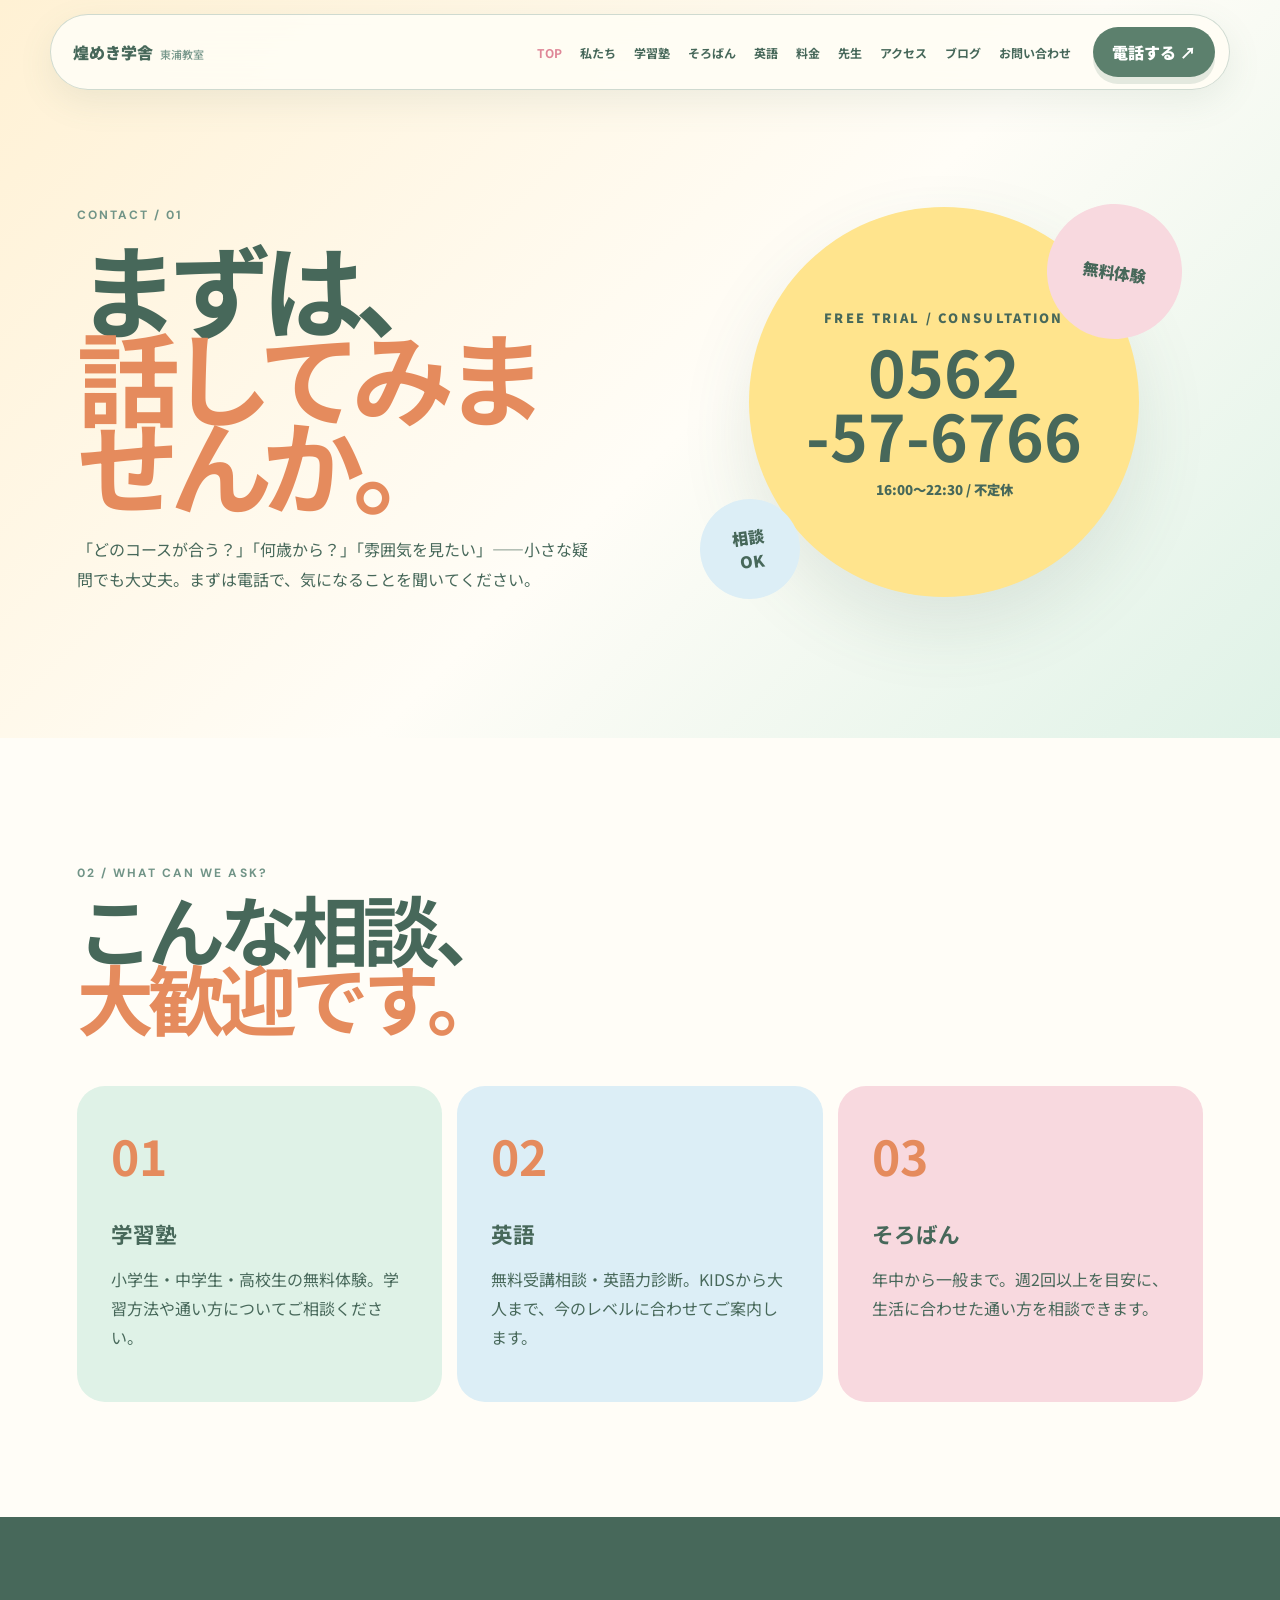
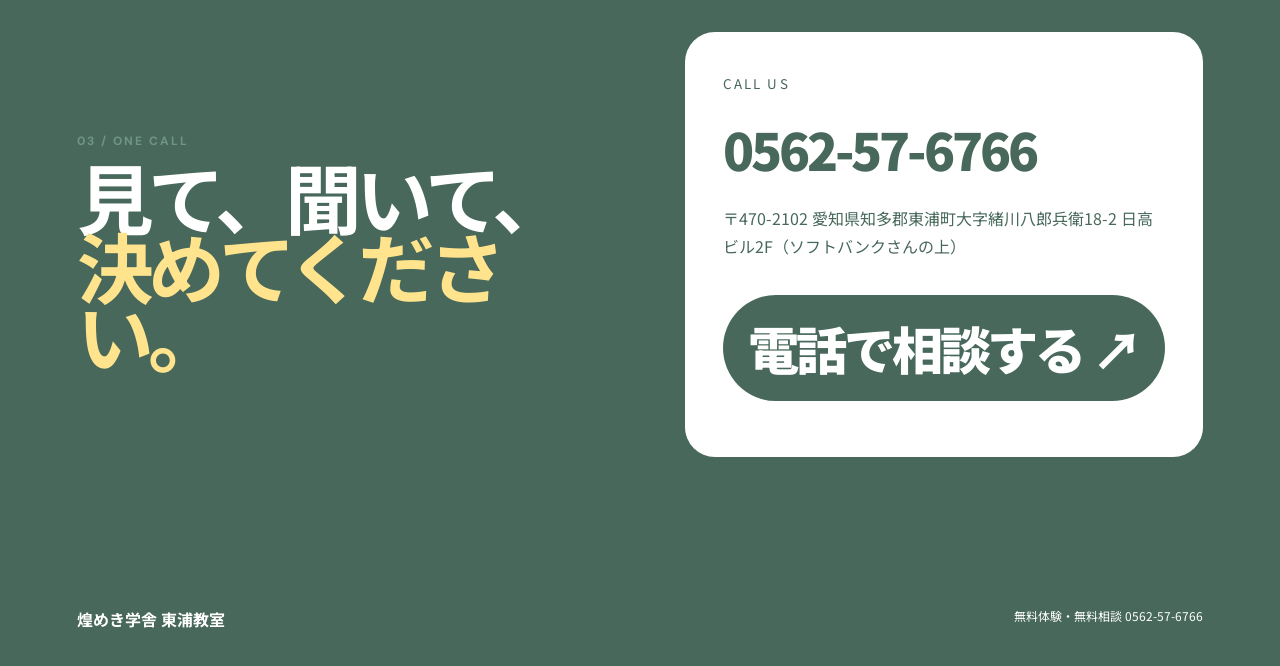
<file: contact.html>
<!doctype html><html lang="ja"><head><meta charset="utf-8"><meta name="viewport" content="width=device-width,initial-scale=1"><title>お問い合わせ｜煌めき学舎 東浦教室</title><meta name="description" content="煌めき学舎東浦教室の無料体験・無料相談・英語力診断のお問い合わせ。"><link rel="stylesheet" href="style.css"><style>
.ct-page{background:#fffdf7}.ct-hero{min-height:82vh;padding:155px 6vw 90px;display:grid;grid-template-columns:1fr 1fr;gap:7vw;align-items:center;background:linear-gradient(135deg,#fff1d4,#fffdf7 55%,#dff2e7)}.ct-hero h1{font-size:clamp(4rem,8vw,8rem);line-height:.86;letter-spacing:-.09em;margin:15px 0 28px}.ct-hero h1 em{font-style:normal;color:#e58b5d}.ct-hero p{line-height:1.9;max-width:580px}.ct-orbit{position:relative;min-height:460px}.ct-circle{position:absolute;border-radius:50%;display:grid;place-items:center;text-align:center;font-weight:900}.ct-circle.big{width:390px;height:390px;left:50%;top:50%;transform:translate(-50%,-50%);background:#ffe48d;color:#47685a;box-shadow:0 30px 70px #47685a20}.ct-circle.big span{font-size:.8rem;letter-spacing:.18em}.ct-circle.big strong{display:block;font-size:clamp(3rem,5vw,5.5rem);line-height:1;margin:10px 0}.ct-circle.small{width:135px;height:135px;right:4%;top:7%;background:#f8d9df;transform:rotate(8deg)}.ct-circle.tiny{width:100px;height:100px;left:3%;bottom:7%;background:#dceef6;transform:rotate(-8deg)}.ct-steps{padding:115px 6vw}.ct-head{margin-bottom:55px}.ct-head h2{font-size:clamp(3rem,6vw,6rem);line-height:.9;letter-spacing:-.07em;margin:12px 0}.ct-head h2 em{font-style:normal;color:#e58b5d}.ct-flow{display:grid;grid-template-columns:repeat(3,1fr);gap:15px}.ct-step{padding:34px;border-radius:28px;min-height:250px}.ct-step:nth-child(1){background:#dff2e7}.ct-step:nth-child(2){background:#dceef6}.ct-step:nth-child(3){background:#f8d9df}.ct-step b{font-size:3rem;color:#e58b5d}.ct-step h3{margin:28px 0 8px;font-size:1.35rem}.ct-step p{line-height:1.8}.ct-call{padding:115px 6vw;background:#47685a;color:#fff}.ct-call-grid{display:grid;grid-template-columns:1fr 1fr;gap:7vw;align-items:center}.ct-call h2{font-size:clamp(3rem,6vw,6rem);line-height:.9;letter-spacing:-.08em;margin:0}.ct-call h2 em{font-style:normal;color:#ffe48d}.ct-phone{background:#fff;border-radius:30px;padding:38px;color:#47685a}.ct-phone small{letter-spacing:.16em}.ct-phone a{display:block;color:#47685a;text-decoration:none;font-size:clamp(2.3rem,4vw,4.5rem);font-weight:900;letter-spacing:-.06em;margin:18px 0}.ct-phone p{line-height:1.8}.ct-phone .button{display:inline-block;padding:16px 25px;border-radius:999px;background:#47685a;color:#fff;font-weight:900}.ct-footer{padding:35px 6vw;background:#47685a;color:#fff;display:flex;justify-content:space-between}.ct-footer p{margin:0}@media(max-width:800px){.ct-hero{grid-template-columns:1fr;padding-top:125px}.ct-orbit{min-height:350px}.ct-circle.big{width:300px;height:300px}.ct-circle.small{width:100px;height:100px}.ct-circle.tiny{width:75px;height:75px}.ct-flow,.ct-call-grid{grid-template-columns:1fr}.ct-steps,.ct-call{padding-top:80px;padding-bottom:80px}.ct-footer{display:block}.ct-footer p{margin-top:8px}}
</style></head><body class="ct-page"><header class="nav"><a class="brand" href="index.html">煌めき学舎<span>東浦教室</span></a><nav><a href="about.html">私たち</a><a href="study.html">学習塾</a><a href="abacus.html">そろばん</a><a href="english.html">英語</a><a href="price.html">料金</a><a href="teacher.html">先生</a><a href="access.html">アクセス</a></nav><a class="cta" href="tel:0562-57-6766">電話する ↗</a><button class="menu">☰</button></header><main><section class="ct-hero"><div class="reveal"><p class="eyebrow">CONTACT / 01</p><h1>まずは、<br><em>話してみませんか。</em></h1><p>「どのコースが合う？」「何歳から？」「雰囲気を見たい」——小さな疑問でも大丈夫。まずは電話で、気になることを聞いてください。</p></div><div class="ct-orbit parallax" data-speed=".04"><div class="ct-circle big"><div><span>FREE TRIAL / CONSULTATION</span><strong>0562<br>-57-6766</strong><small>16:00〜22:30 / 不定休</small></div></div><div class="ct-circle small">無料体験</div><div class="ct-circle tiny">相談<br>OK</div></div></section><section class="ct-steps"><div class="ct-head"><p class="eyebrow">02 / WHAT CAN WE ASK?</p><h2>こんな相談、<br><em>大歓迎です。</em></h2></div><div class="ct-flow"><article class="ct-step"><b>01</b><h3>学習塾</h3><p>小学生・中学生・高校生の無料体験。学習方法や通い方についてご相談ください。</p></article><article class="ct-step"><b>02</b><h3>英語</h3><p>無料受講相談・英語力診断。KIDSから大人まで、今のレベルに合わせてご案内します。</p></article><article class="ct-step"><b>03</b><h3>そろばん</h3><p>年中から一般まで。週2回以上を目安に、生活に合わせた通い方を相談できます。</p></article></div></section><section class="ct-call"><div class="ct-call-grid"><div><p class="eyebrow">03 / ONE CALL</p><h2>見て、聞いて、<br><em>決めてください。</em></h2></div><div class="ct-phone"><small>CALL US</small><a href="tel:0562-57-6766">0562-57-6766</a><p>〒470-2102 愛知県知多郡東浦町大字緒川八郎兵衛18-2 日高ビル2F（ソフトバンクさんの上）</p><a class="button" href="tel:0562-57-6766">電話で相談する ↗</a></div></div></section></main><footer class="ct-footer"><b>煌めき学舎 東浦教室</b><p>無料体験・無料相談 0562-57-6766</p></footer><script src="script.js"></script></body></html>
</file>
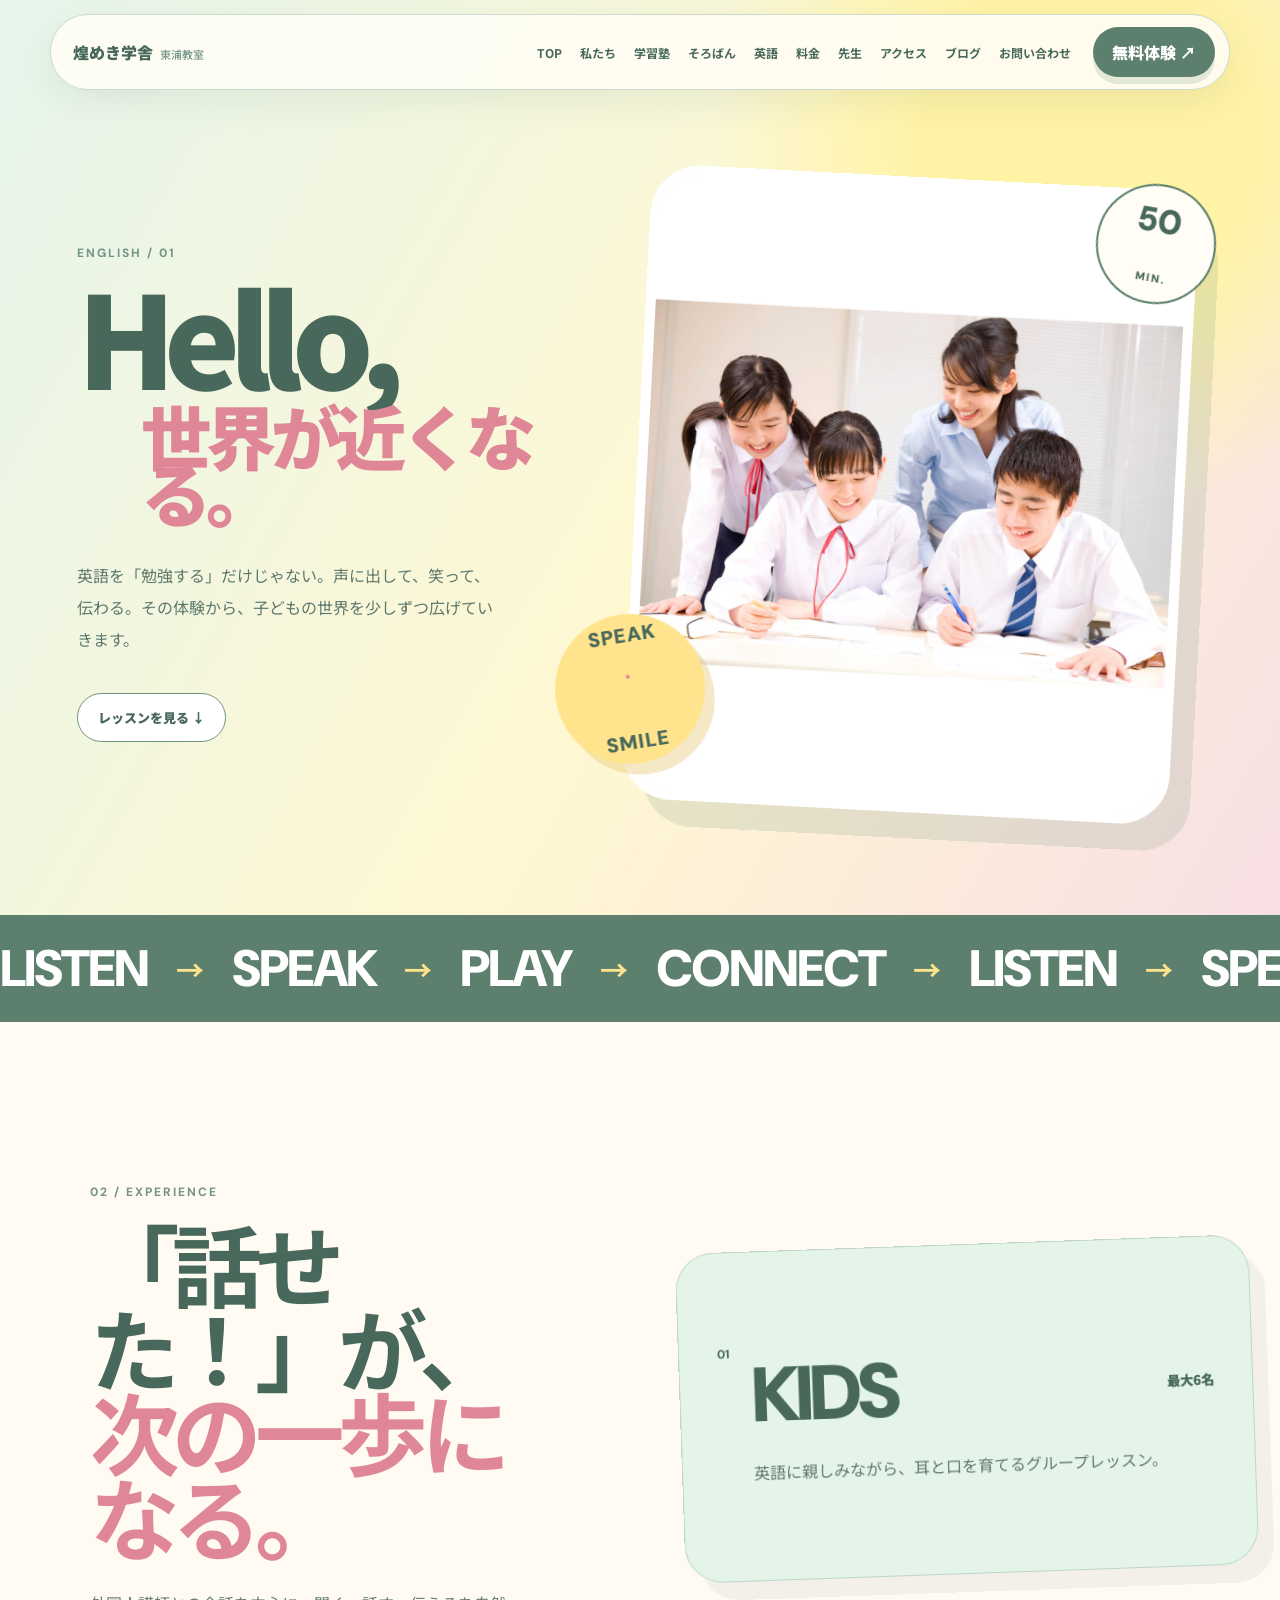
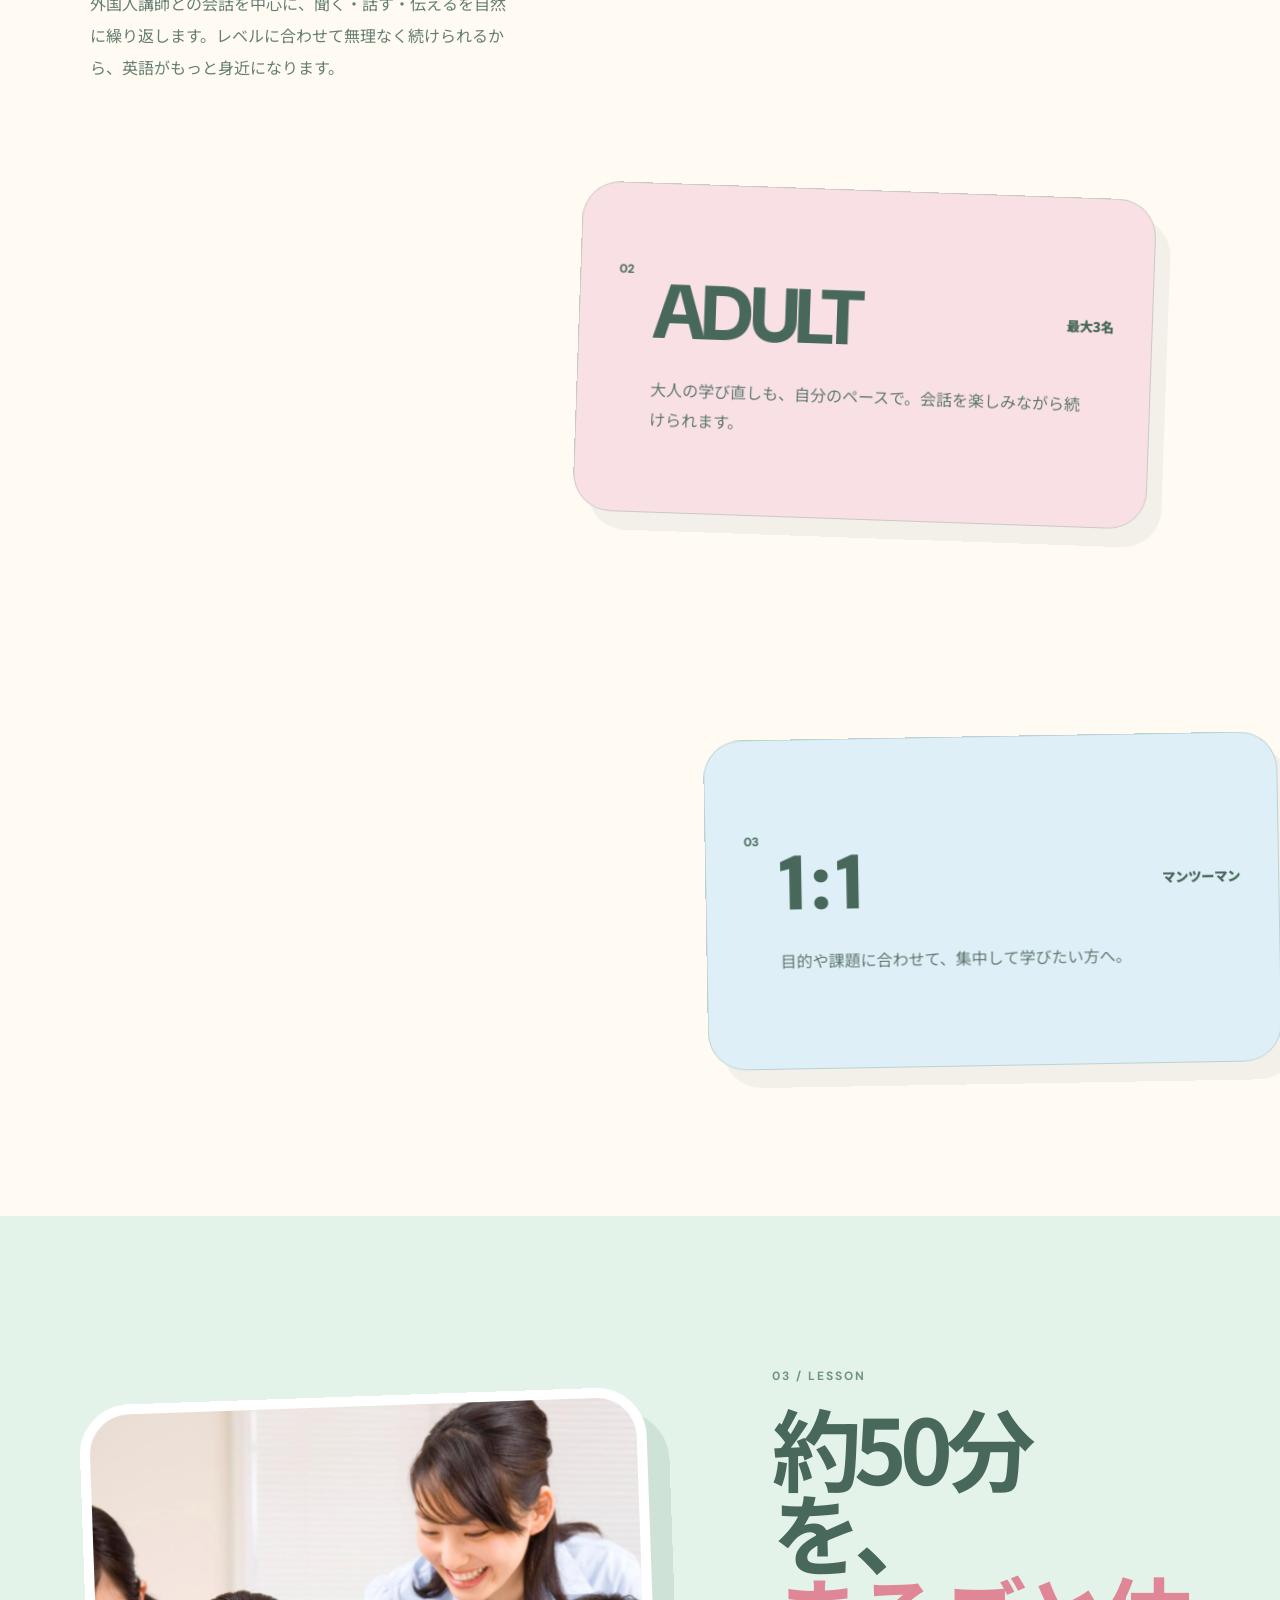
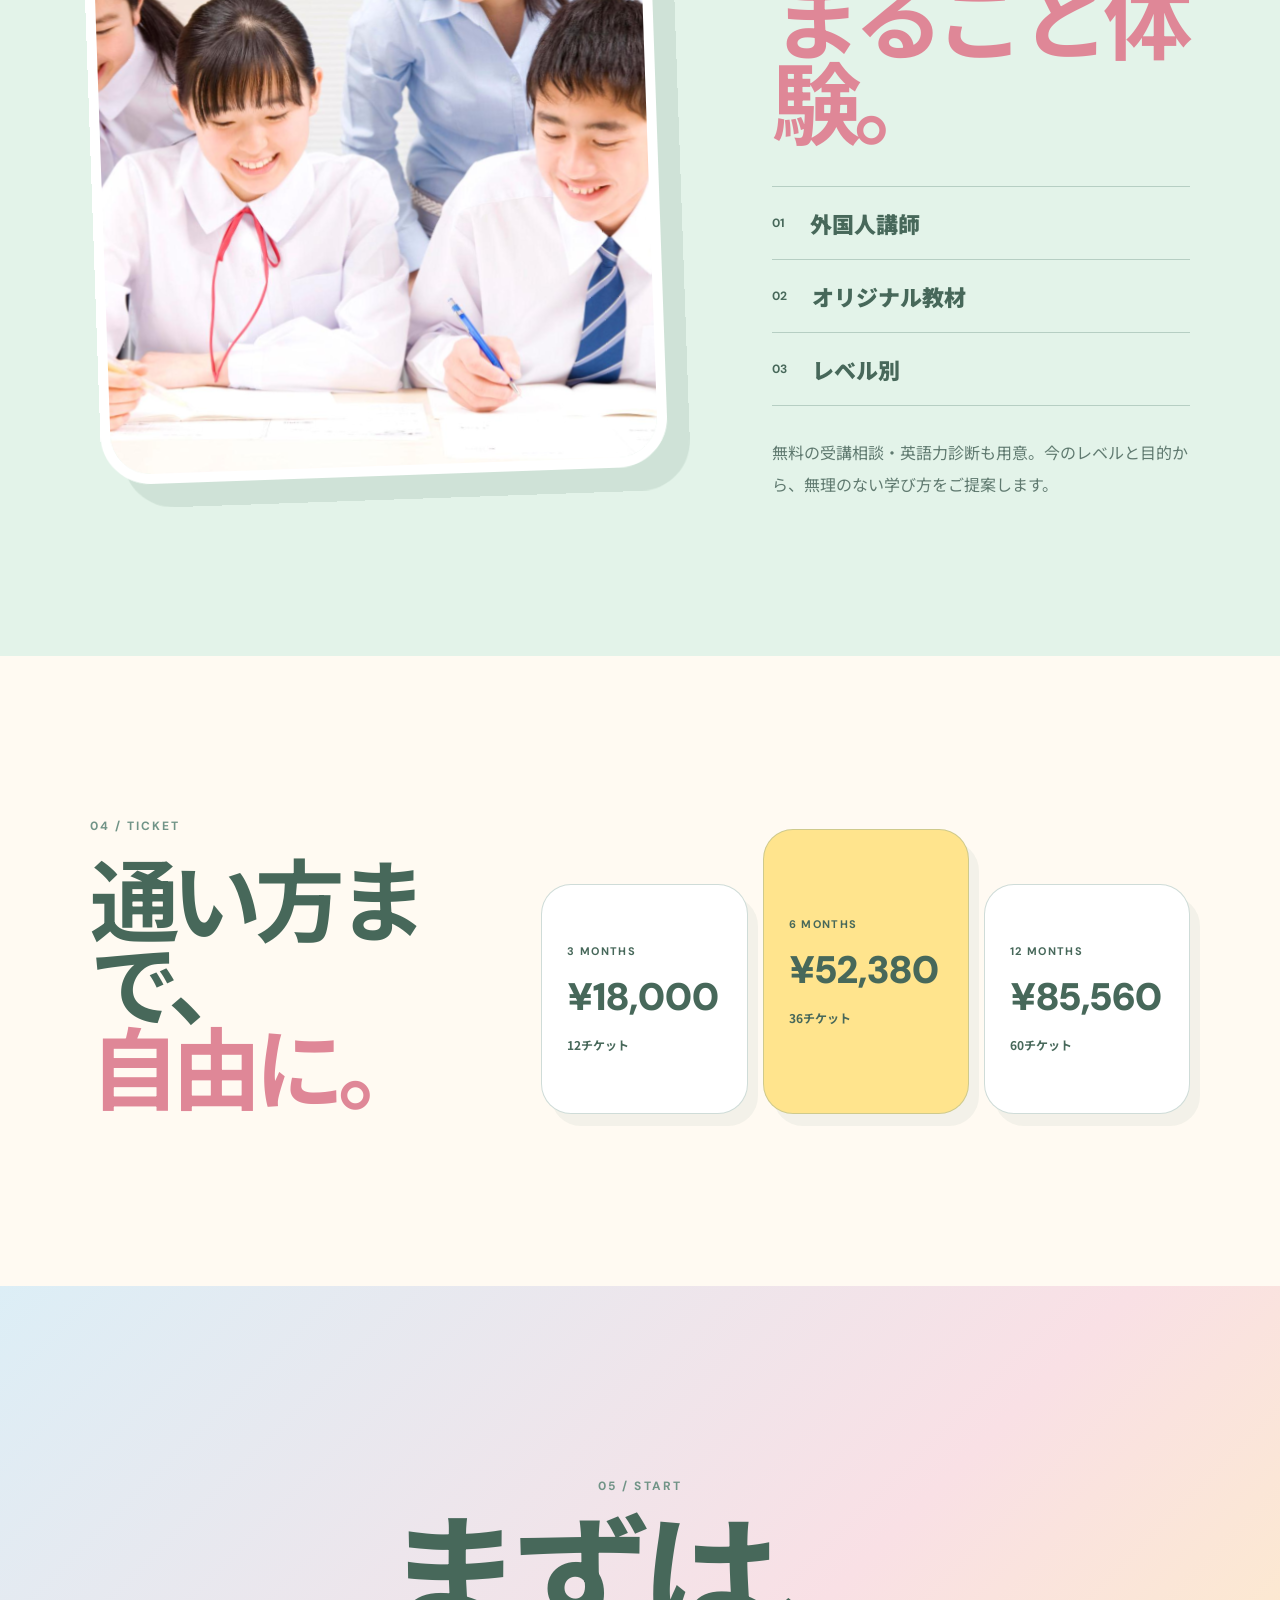
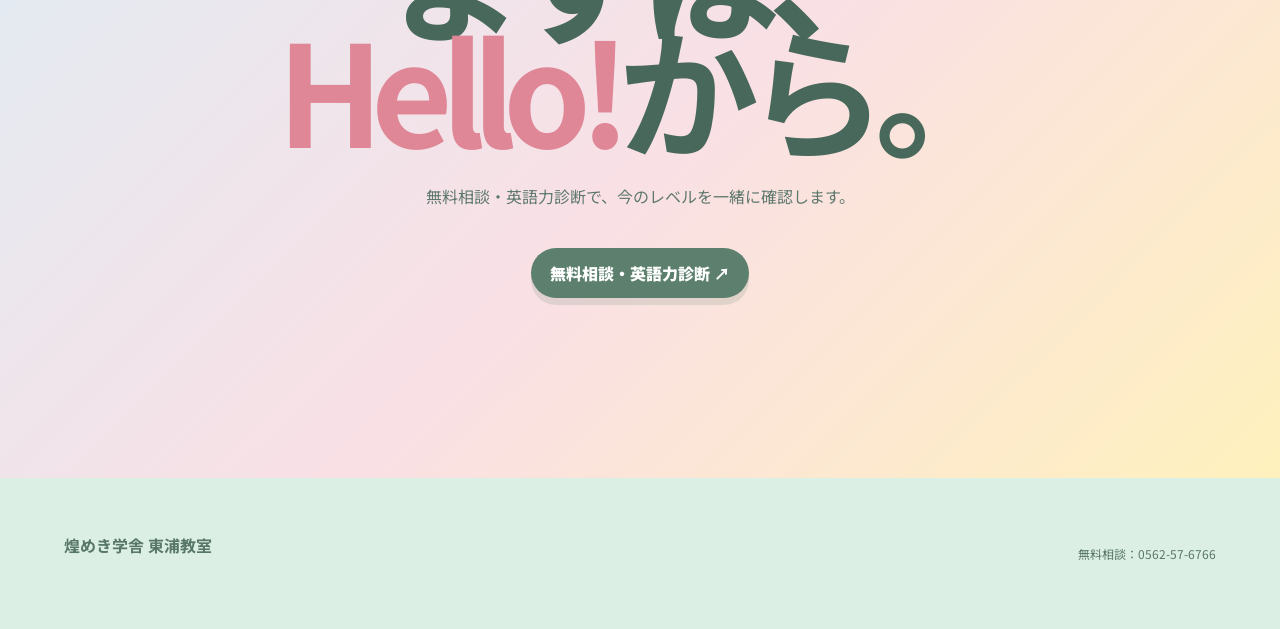
<file: english.html>
<!doctype html><html lang="ja"><head><meta charset="utf-8"><meta name="viewport" content="width=device-width,initial-scale=1"><title>英語｜煌めき学舎 東浦教室</title><meta name="description" content="外国人講師による英会話。KIDSから大人まで、初級から上級までレベルに合わせて学べます。"><link rel="stylesheet" href="style.css"></head><body class="english-page"><header class="nav"><a class="brand" href="index.html">煌めき学舎<span>東浦教室</span></a><nav><a href="index.html">TOP</a><a href="about.html">私たち</a><a href="study.html">学習塾</a><a href="abacus.html">そろばん</a><a href="english.html">英語</a><a href="price.html">料金</a><a href="teacher.html">先生</a><a href="access.html">アクセス</a></nav><a class="cta" href="tel:0562-57-6766">無料体験 ↗</a><button class="menu" aria-label="メニュー">☰</button></header><main><section class="en-hero"><div class="en-hero-copy"><p class="eyebrow">ENGLISH / 01</p><h1>Hello,<br><span>世界が近くなる。</span></h1><p>英語を「勉強する」だけじゃない。声に出して、笑って、伝わる。その体験から、子どもの世界を少しずつ広げていきます。</p><a class="round-link" href="#course">レッスンを見る ↓</a></div><div class="en-hero-stack"><div class="en-photo en-photo-main"><img src="2oju7nIXRXYMj5EXMi5f2z-mTLPUeyx_sqi3_oCTzv20dyEluY5mAIaZ6GnfXAo4ZkonswZX54teIfTLYsmvnEYU8Tzldk9V6tSHA-HHB3TwSt53IvnfRZjSXMgpoGB90sYSODOHm_RZekqjH7ZH0GI32-0FEk0UFfgl0K0XTwcgPzQKRctrCWikqcsm1CVy.jpeg" alt="先生と生徒が楽しく学ぶ教室の様子"></div><div class="en-note">SPEAK<br><b>・</b><br>SMILE</div><div class="en-orbit">50<br><small>MIN.</small></div></div></section><section class="en-marquee"><div><span>LISTEN</span><b>→</b><span>SPEAK</span><b>→</b><span>PLAY</span><b>→</b><span>CONNECT</span><b>→</b><span>LISTEN</span><b>→</b><span>SPEAK</span></div></section><section class="en-story" id="course"><div class="en-sticky"><p class="eyebrow">02 / EXPERIENCE</p><h2>「話せた！」が、<br><em>次の一歩になる。</em></h2><p>外国人講師との会話を中心に、聞く・話す・伝えるを自然に繰り返します。レベルに合わせて無理なく続けられるから、英語がもっと身近になります。</p></div><div class="en-course-stack"><article><span>01</span><strong>KIDS</strong><small>最大6名</small><p>英語に親しみながら、耳と口を育てるグループレッスン。</p></article><article><span>02</span><strong>ADULT</strong><small>最大3名</small><p>大人の学び直しも、自分のペースで。会話を楽しみながら続けられます。</p></article><article><span>03</span><strong>1 : 1</strong><small>マンツーマン</small><p>目的や課題に合わせて、集中して学びたい方へ。</p></article></div></section><section class="en-split"><div class="en-split-image"><img src="2oju7nIXRXYMj5EXMi5f2z-mTLPUeyx_sqi3_oCTzv20dyEluY5mAIaZ6GnfXAo4ZkonswZX54teIfTLYsmvnEYU8Tzldk9V6tSHA-HHB3TwSt53IvnfRZjSXMgpoGB90sYSODOHm_RZekqjH7ZH0GI32-0FEk0UFfgl0K0XTwcgPzQKRctrCWikqcsm1CVy.jpeg" alt="明るい教室で先生と生徒が学ぶ様子"></div><div class="en-split-copy"><p class="eyebrow">03 / LESSON</p><h2>約50分を、<br><em>まるごと体験。</em></h2><div class="en-points"><div><b>01</b><span>外国人講師</span></div><div><b>02</b><span>オリジナル教材</span></div><div><b>03</b><span>レベル別</span></div></div><p>無料の受講相談・英語力診断も用意。今のレベルと目的から、無理のない学び方をご提案します。</p></div></section><section class="en-price"><div><p class="eyebrow">04 / TICKET</p><h2>通い方まで、<br><em>自由に。</em></h2></div><div class="en-ticket"><div><small>3 MONTHS</small><strong>¥18,000</strong><span>12チケット</span></div><div class="featured"><small>6 MONTHS</small><strong>¥52,380</strong><span>36チケット</span></div><div><small>12 MONTHS</small><strong>¥85,560</strong><span>60チケット</span></div></div></section><section class="en-final"><p class="eyebrow">05 / START</p><h2>まずは、<br><span>Hello!</span>から。</h2><p>無料相談・英語力診断で、今のレベルを一緒に確認します。</p><a class="cta" href="tel:0562-57-6766">無料相談・英語力診断 ↗</a></section></main><footer><b>煌めき学舎 東浦教室</b><p>無料相談：0562-57-6766</p></footer><script src="script.js"></script></body></html>
</file>
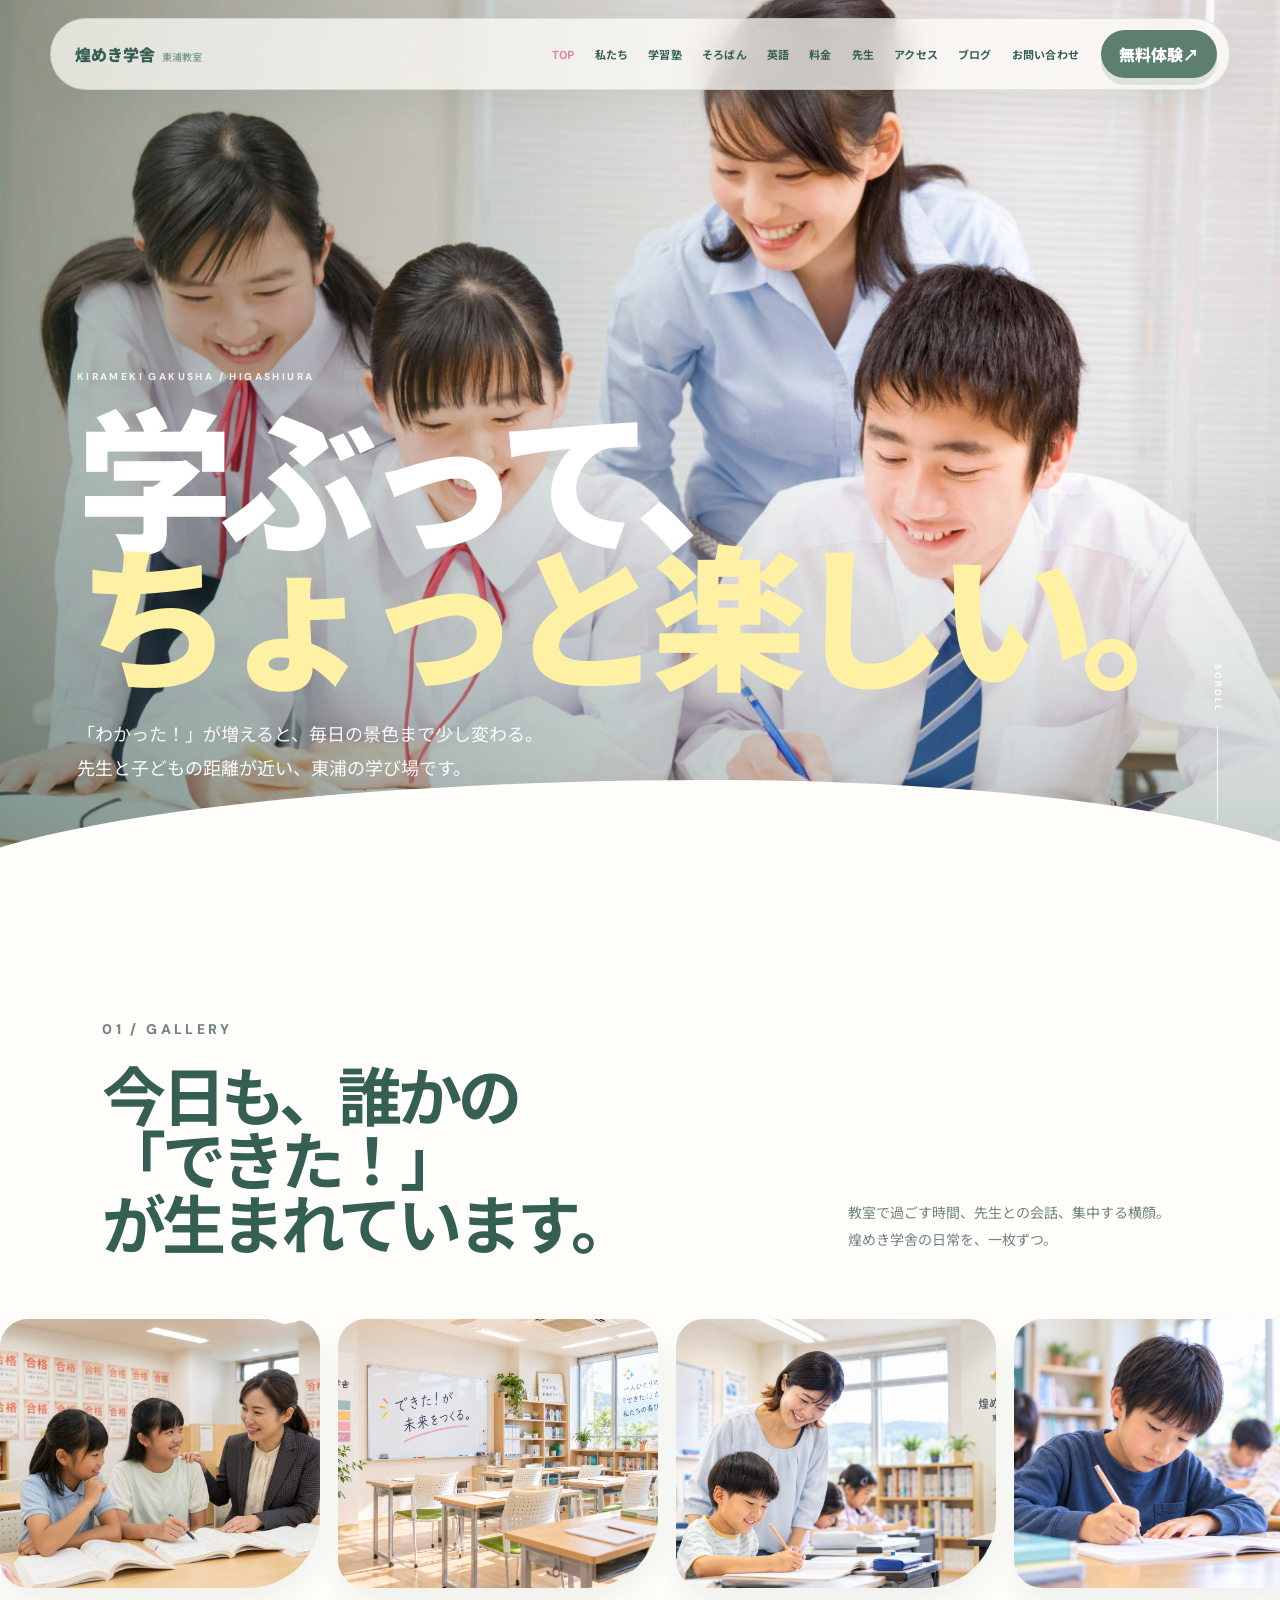
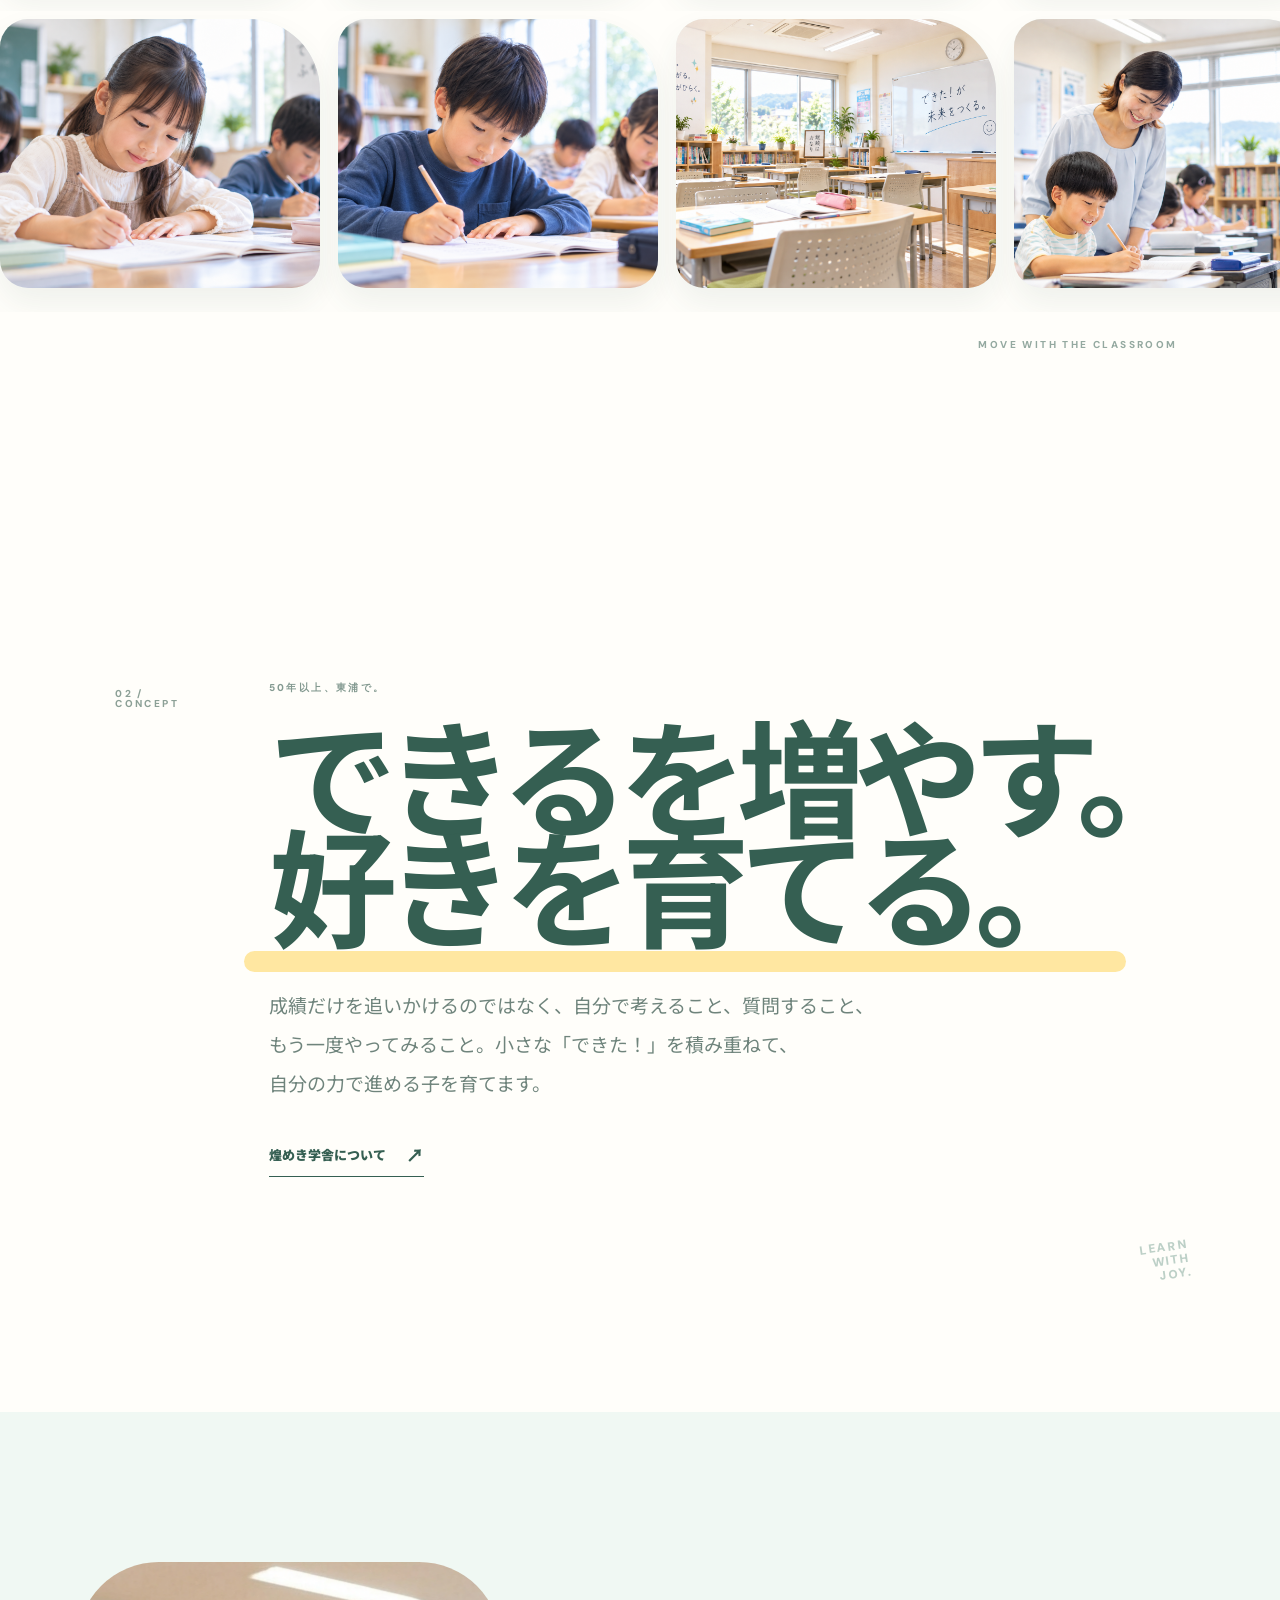
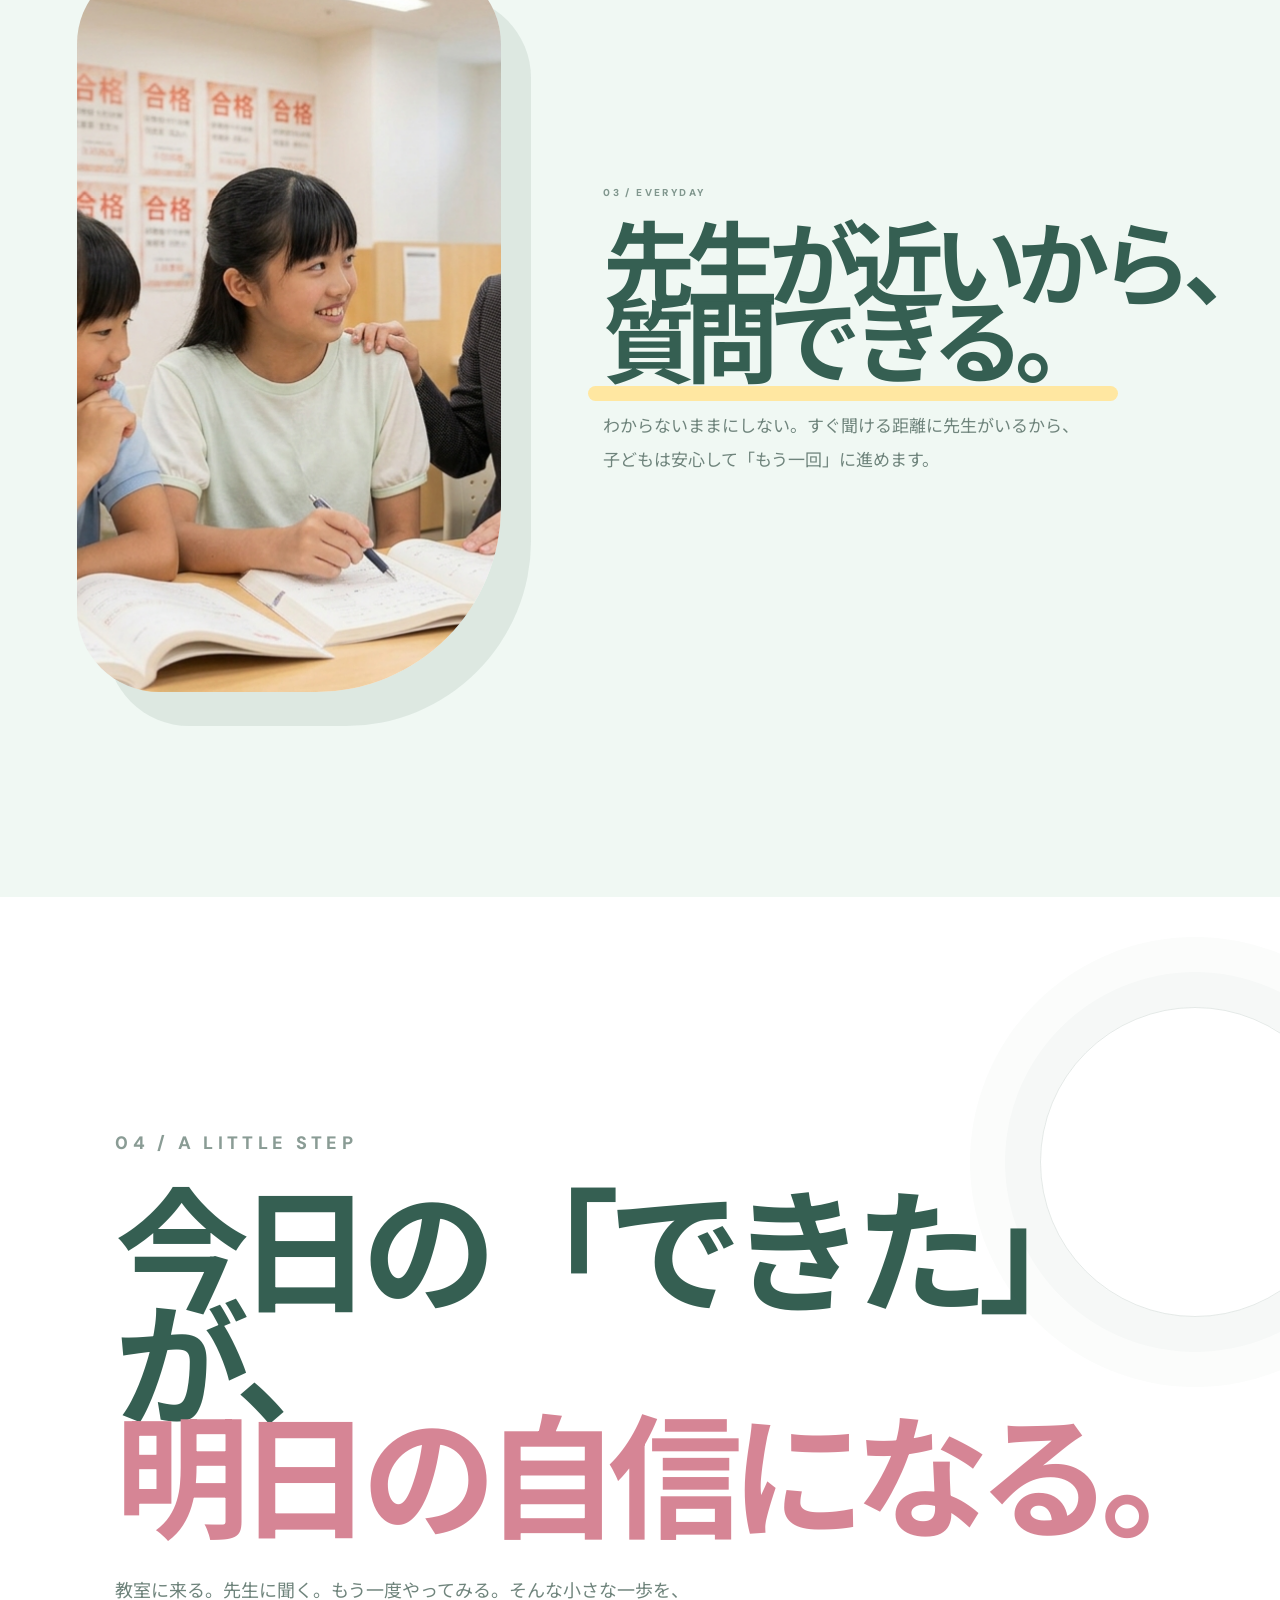
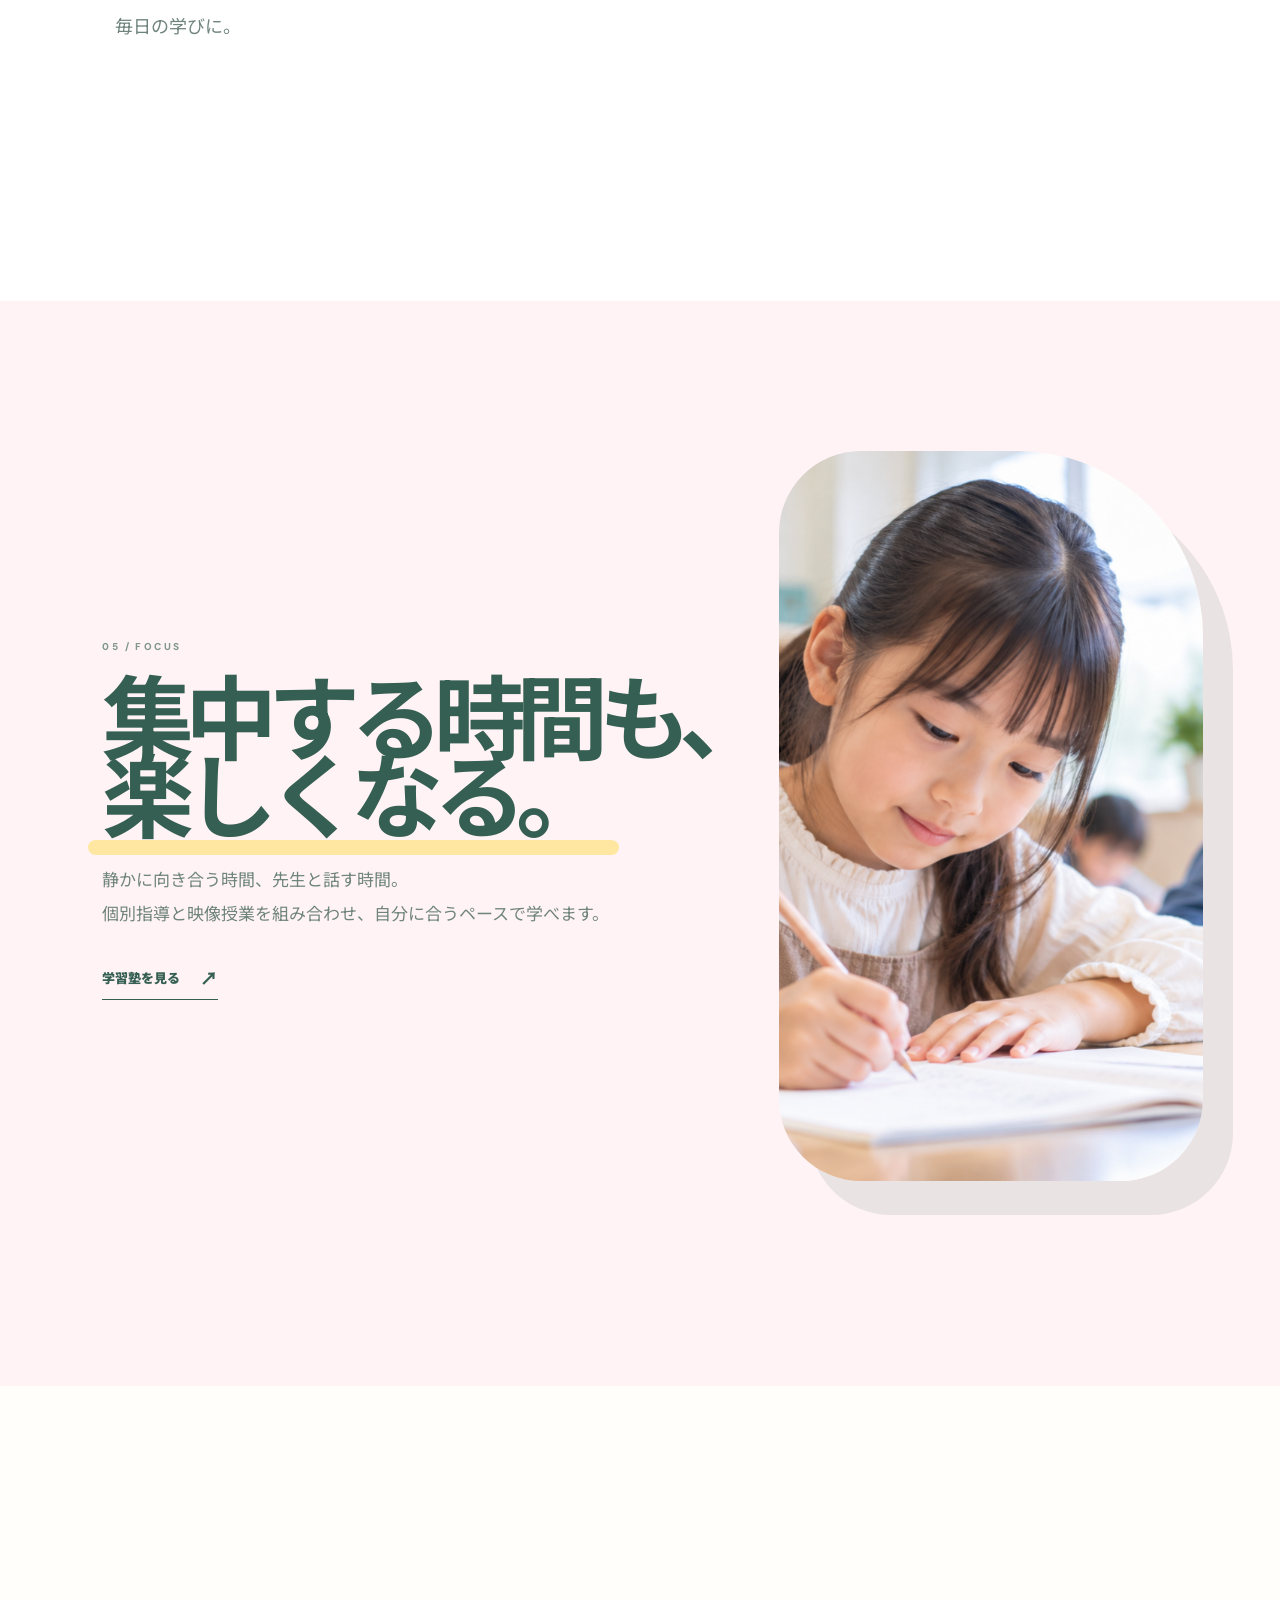
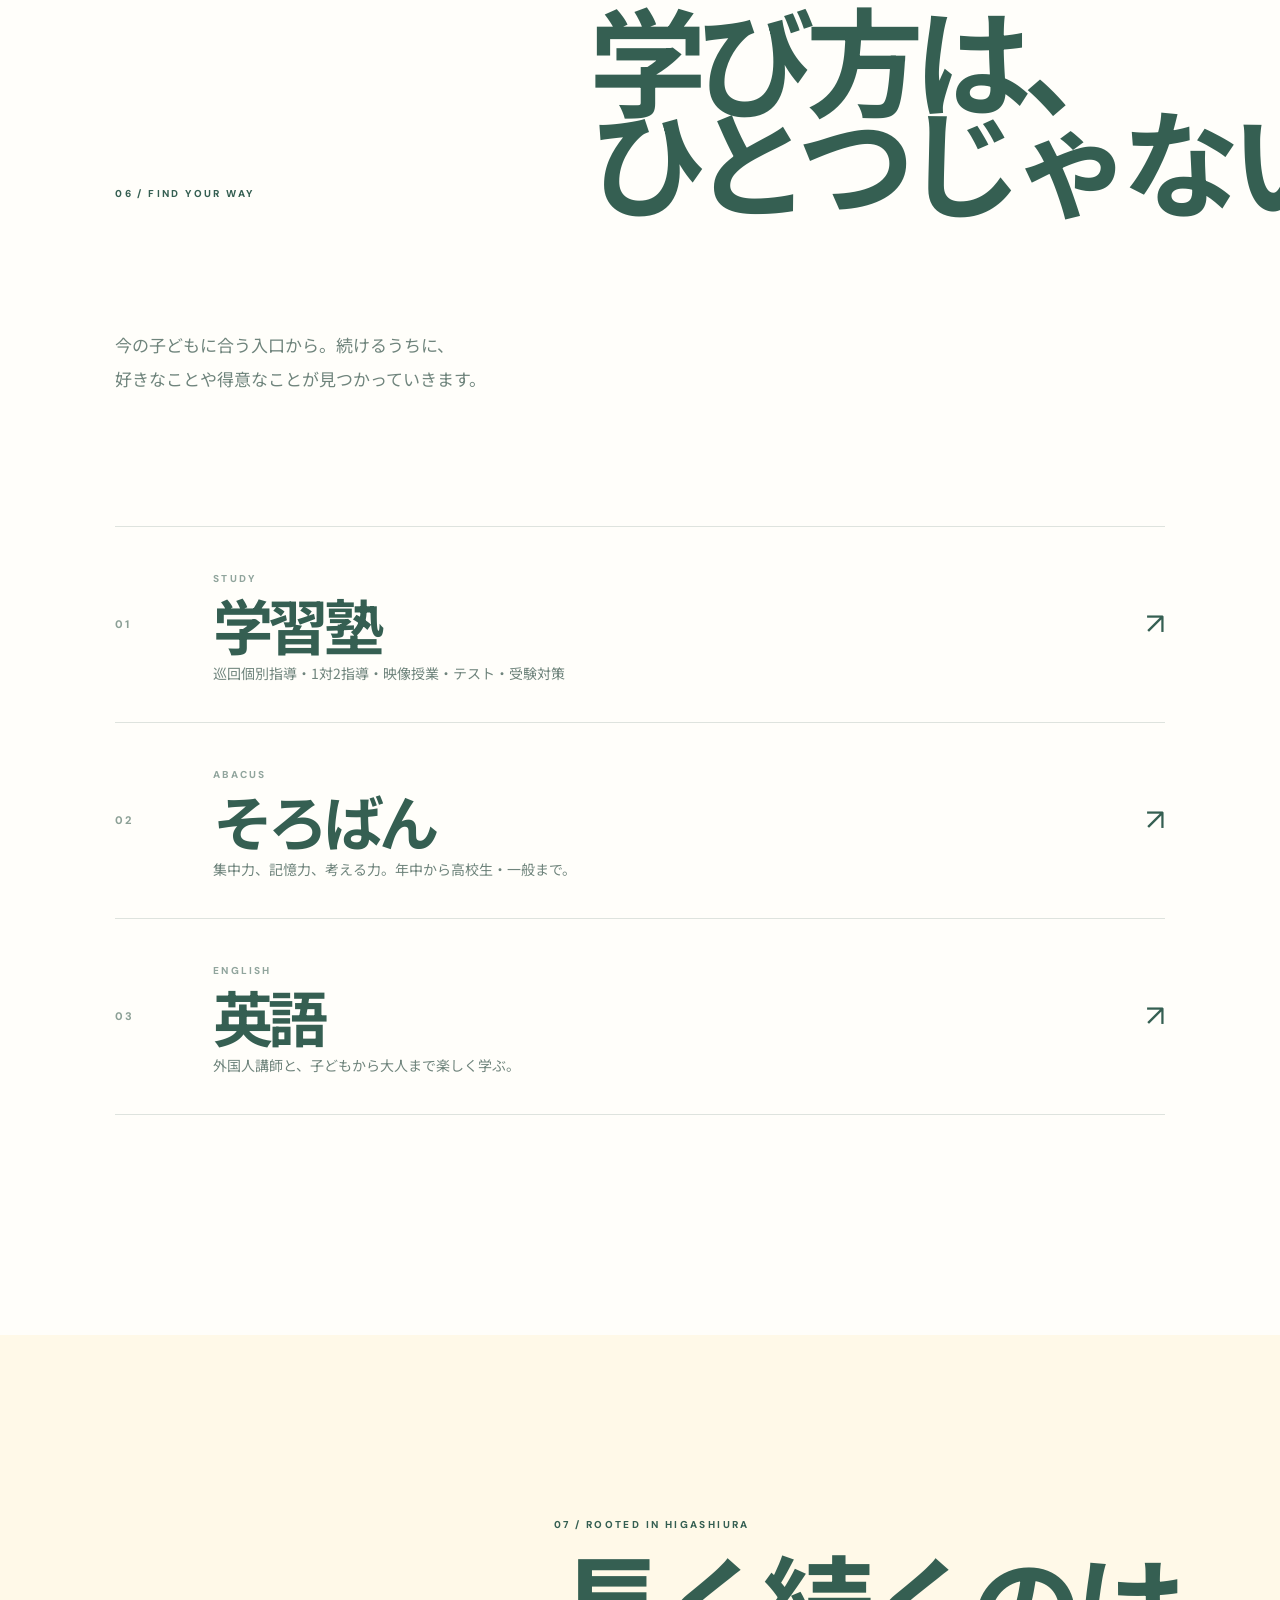
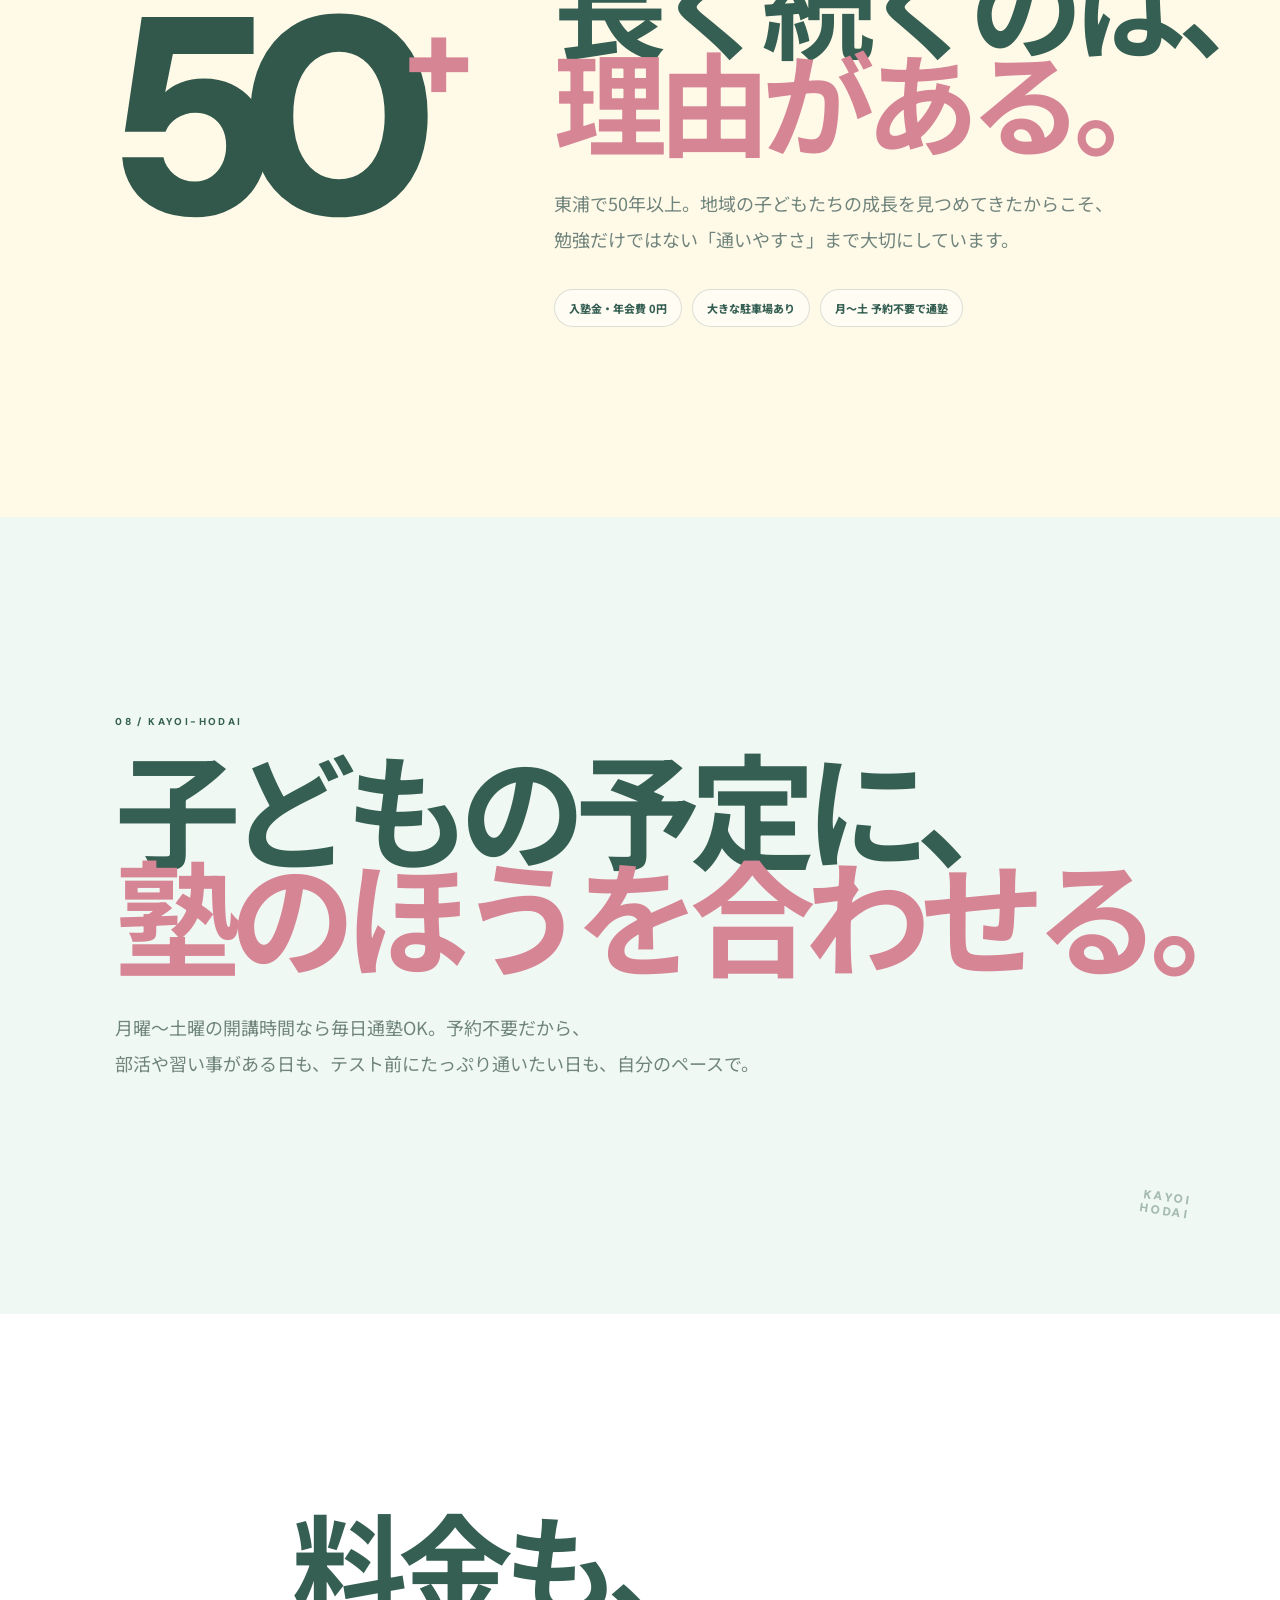
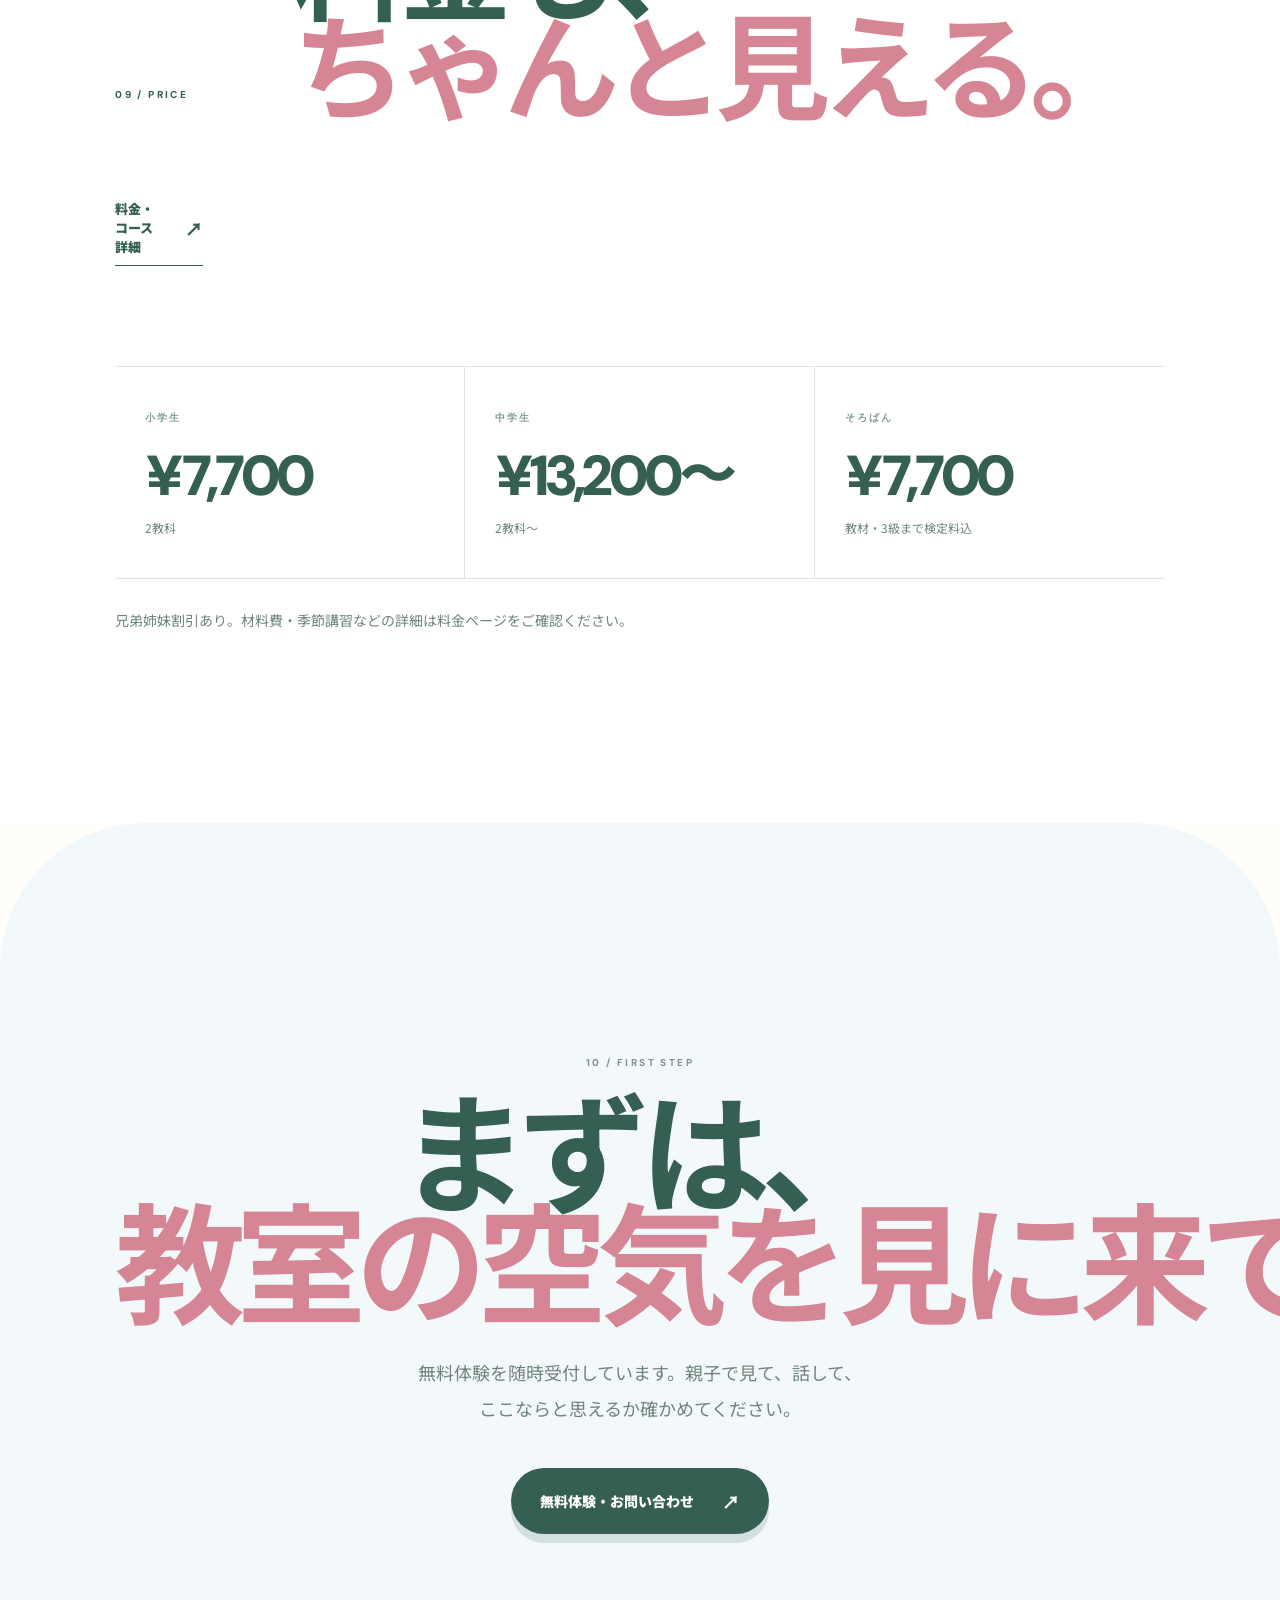
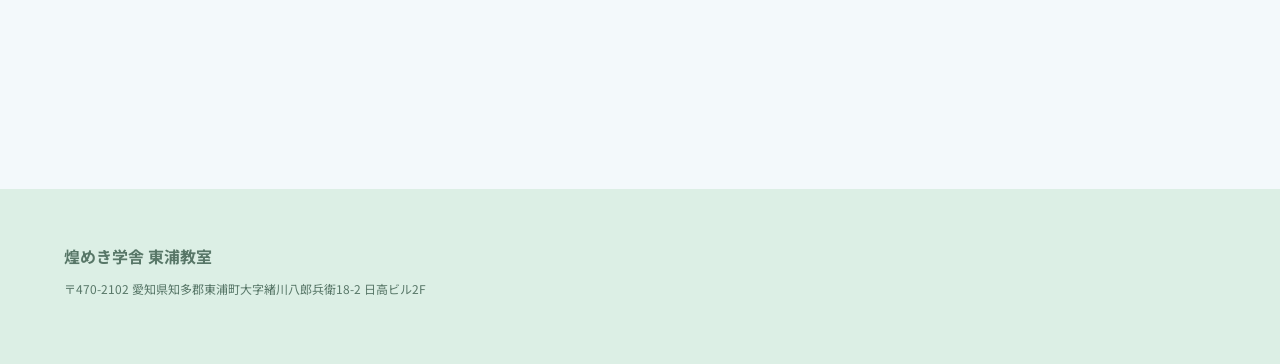
<file: index-master.html>
<!doctype html>
<html lang="ja">
<head>
<meta charset="utf-8">
<meta name="viewport" content="width=device-width,initial-scale=1">
<title>煌めき学舎 東浦教室｜学ぶって、ちょっと楽しい。</title>
<meta name="description" content="東浦で50年以上。学習塾・そろばん・英語を、一人ひとりに合わせて学べる煌めき学舎東浦教室。">
<link rel="stylesheet" href="style.css">
<link rel="stylesheet" href="top-master.css">
<link rel="stylesheet" href="top-premium-v2.css">
</head>
<body class="top-master">
<header class="nav" id="top-nav">
  <a class="brand" href="index.html">煌めき学舎<span>東浦教室</span></a>
  <nav aria-label="メインナビゲーション">
    <a href="about.html">私たち</a><a href="study.html">学習塾</a><a href="abacus.html">そろばん</a><a href="english.html">英語</a><a href="price.html">料金</a><a href="teacher.html">先生</a><a href="access.html">アクセス</a>
  </nav>
  <a class="cta" href="contact.html">無料体験 <span>↗</span></a>
  <button class="menu" aria-label="メニュー">☰</button>
</header>
<main>
<section class="tm-hero">
  <figure class="tm-hero-photo"><img src="2oju7nIXRXYMj5EXMi5f2z-mTLPUeyx_sqi3_oCTzv20dyEluY5mAIaZ6GnfXAo4ZkonswZX54teIfTLYsmvnEYU8Tzldk9V6tSHA-HHB3TwSt53IvnfRZjSXMgpoGB90sYSODOHm_RZekqjH7ZH0GI32-0FEk0UFfgl0K0XTwcgPzQKRctrCWikqcsm1CVy.jpeg" alt="先生と子どもたちが笑顔で学ぶ煌めき学舎の教室" fetchpriority="high"></figure>
  <div class="tm-hero-copy"><p class="tm-kicker">KIRAMEKI GAKUSHA / HIGASHIURA</p><h1><span>学ぶって、</span><br><em>ちょっと楽しい。</em></h1><p class="tm-hero-lead">「わかった！」が増えると、毎日の景色まで少し変わる。先生と子どもの距離が近い、東浦の学び場です。</p></div>
  <div class="tm-scroll"><span>SCROLL</span><i></i></div><div class="tm-hero-curve"></div>
</section>

<section class="tm-gallery" aria-label="教室のギャラリー">
  <div class="tm-gallery-head"><div><p class="tm-overline">01 / GALLERY</p><h2>今日も、誰かの<br>「できた！」が生まれています。</h2></div><p>教室で過ごす時間、先生との会話、集中する横顔。煌めき学舎の日常を、一枚ずつ。</p></div>
  <div class="tm-gallery-viewport"><div class="tm-gallery-track">
    <figure class="tm-gallery-tile"><img src="Gemini_Generated_Image_oov12zoov12zoov1.jpg" alt="先生と子どもが机を囲んで学ぶ様子" loading="lazy"></figure>
    <figure class="tm-gallery-tile"><img src="ChatGPT Image 2026年9月10日 21_31_27.png" alt="明るい教室で学ぶ子どもたち" loading="lazy"></figure>
    <figure class="tm-gallery-tile"><img src="ChatGPT Image 2026年9月10日 21_29_30 (1).png" alt="先生と生徒が学ぶ教室" loading="lazy"></figure>
    <figure class="tm-gallery-tile"><img src="ChatGPT Image 2026年9月10日 22_25_05.png" alt="集中して勉強する男の子" loading="lazy"></figure>
    <figure class="tm-gallery-tile"><img src="ChatGPT Image 2026年9月10日 22_22_24.png" alt="集中して勉強する子ども" loading="lazy"></figure>
    <figure class="tm-gallery-tile"><img src="ChatGPT Image 2026年9月10日 21_29_31 (2).png" alt="教室で学ぶ子どもたち" loading="lazy"></figure>
    <figure class="tm-gallery-tile"><img src="2oju7nIXRXYMj5EXMi5f2z-mTLPUeyx_sqi3_oCTzv20dyEluY5mAIaZ6GnfXAo4ZkonswZX54teIfTLYsmvnEYU8Tzldk9V6tSHA-HHB3TwSt53IvnfRZjSXMgpoGB90sYSODOHm_RZekqjH7ZH0GI32-0FEk0UFfgl0K0XTwcgPzQKRctrCWikqcsm1CVy.jpeg" alt="先生と子どもたちが笑顔で学ぶ様子" loading="lazy"></figure>
    <figure class="tm-gallery-tile"><img src="Gemini_Generated_Image_oov12zoov12zoov1.jpg" alt="先生と子どもが机を囲んで学ぶ様子" loading="lazy"></figure>
    <figure class="tm-gallery-tile"><img src="ChatGPT Image 2026年9月10日 21_31_27.png" alt="明るい教室で学ぶ子どもたち" loading="lazy"></figure>
    <figure class="tm-gallery-tile"><img src="ChatGPT Image 2026年9月10日 21_29_30 (1).png" alt="先生と生徒が学ぶ教室" loading="lazy"></figure>
    <figure class="tm-gallery-tile"><img src="ChatGPT Image 2026年9月10日 22_25_05.png" alt="集中して勉強する男の子" loading="lazy"></figure>
    <figure class="tm-gallery-tile"><img src="ChatGPT Image 2026年9月10日 22_22_24.png" alt="集中して勉強する子ども" loading="lazy"></figure>
    <figure class="tm-gallery-tile"><img src="ChatGPT Image 2026年9月10日 21_29_31 (2).png" alt="教室で学ぶ子どもたち" loading="lazy"></figure>
    <figure class="tm-gallery-tile"><img src="2oju7nIXRXYMj5EXMi5f2z-mTLPUeyx_sqi3_oCTzv20dyEluY5mAIaZ6GnfXAo4ZkonswZX54teIfTLYsmvnEYU8Tzldk9V6tSHA-HHB3TwSt53IvnfRZjSXMgpoGB90sYSODOHm_RZekqjH7ZH0GI32-0FEk0UFfgl0K0XTwcgPzQKRctrCWikqcsm1CVy.jpeg" alt="先生と子どもたちが笑顔で学ぶ様子" loading="lazy"></figure>
  </div></div>
  <div class="tm-gallery-viewport"><div class="tm-gallery-track reverse">
    <figure class="tm-gallery-tile"><img src="ChatGPT Image 2026年9月10日 22_22_24.png" alt="集中して勉強する子ども" loading="lazy"></figure>
    <figure class="tm-gallery-tile"><img src="ChatGPT Image 2026年9月10日 22_25_05.png" alt="集中して勉強する男の子" loading="lazy"></figure>
    <figure class="tm-gallery-tile"><img src="ChatGPT Image 2026年9月10日 21_29_31 (2).png" alt="教室で学ぶ子どもたち" loading="lazy"></figure>
    <figure class="tm-gallery-tile"><img src="ChatGPT Image 2026年9月10日 21_29_30 (1).png" alt="先生と生徒が学ぶ教室" loading="lazy"></figure>
    <figure class="tm-gallery-tile"><img src="Gemini_Generated_Image_oov12zoov12zoov1.jpg" alt="先生と子どもが机を囲んで学ぶ様子" loading="lazy"></figure>
    <figure class="tm-gallery-tile"><img src="2oju7nIXRXYMj5EXMi5f2z-mTLPUeyx_sqi3_oCTzv20dyEluY5mAIaZ6GnfXAo4ZkonswZX54teIfTLYsmvnEYU8Tzldk9V6tSHA-HHB3TwSt53IvnfRZjSXMgpoGB90sYSODOHm_RZekqjH7ZH0GI32-0FEk0UFfgl0K0XTwcgPzQKRctrCWikqcsm1CVy.jpeg" alt="先生と子どもたちが笑顔で学ぶ様子" loading="lazy"></figure>
    <figure class="tm-gallery-tile"><img src="Gemini_Generated_Image_oov12zoov12zoov1.jpg" alt="先生と子どもが机を囲んで学ぶ様子" loading="lazy"></figure>
    <figure class="tm-gallery-tile"><img src="ChatGPT Image 2026年9月10日 22_22_24.png" alt="集中して勉強する子ども" loading="lazy"></figure>
    <figure class="tm-gallery-tile"><img src="ChatGPT Image 2026年9月10日 22_25_05.png" alt="集中して勉強する男の子" loading="lazy"></figure>
    <figure class="tm-gallery-tile"><img src="ChatGPT Image 2026年9月10日 21_29_31 (2).png" alt="教室で学ぶ子どもたち" loading="lazy"></figure>
    <figure class="tm-gallery-tile"><img src="ChatGPT Image 2026年9月10日 21_29_30 (1).png" alt="先生と生徒が学ぶ教室" loading="lazy"></figure>
    <figure class="tm-gallery-tile"><img src="Gemini_Generated_Image_oov12zoov12zoov1.jpg" alt="先生と子どもが机を囲んで学ぶ様子" loading="lazy"></figure>
    <figure class="tm-gallery-tile"><img src="2oju7nIXRXYMj5EXMi5f2z-mTLPUeyx_sqi3_oCTzv20dyEluY5mAIaZ6GnfXAo4ZkonswZX54teIfTLYsmvnEYU8Tzldk9V6tSHA-HHB3TwSt53IvnfRZjSXMgpoGB90sYSODOHm_RZekqjH7ZH0GI32-0FEk0UFfgl0K0XTwcgPzQKRctrCWikqcsm1CVy.jpeg" alt="先生と子どもたちが笑顔で学ぶ様子" loading="lazy"></figure>
  </div></div>
  <div class="tm-gallery-note">MOVE WITH THE CLASSROOM</div>
</section>

<section class="tm-opening">
  <div class="tm-opening-index">02 / CONCEPT</div>
  <div class="tm-opening-main"><p class="tm-overline">50年以上、東浦で。</p><h2><span>できるを増やす。</span><br><em>好きを育てる。</em></h2><p class="tm-opening-lead">成績だけを追いかけるのではなく、自分で考えること、質問すること、もう一度やってみること。小さな「できた！」を積み重ねて、自分の力で進める子を育てます。</p><a class="tm-text-link" href="about.html">煌めき学舎について <span>↗</span></a></div>
  <div class="tm-opening-note">LEARN<br>WITH<br>JOY.</div>
</section>

<section class="tm-editorial tm-editorial-a">
  <div class="tm-editorial-wrap"><figure class="tm-photo-frame"><img src="Gemini_Generated_Image_oov12zoov12zoov1.jpg" alt="先生と子どもが机を囲んで学ぶ様子" loading="lazy"></figure><div class="tm-editorial-copy"><p class="tm-overline">03 / EVERYDAY</p><h2><span>先生が近いから、</span><br><em>質問できる。</em></h2><p>わからないままにしない。すぐ聞ける距離に先生がいるから、子どもは安心して「もう一回」に進めます。</p></div></div>
</section>
<section class="tm-statement"><div class="tm-statement-inner"><p class="tm-overline">04 / A LITTLE STEP</p><h2><span>今日の「できた」が、</span><br><em>明日の自信になる。</em></h2><p>教室に来る。先生に聞く。もう一度やってみる。そんな小さな一歩を、毎日の学びに。</p></div><div class="tm-line-art" aria-hidden="true"></div></section>
<section class="tm-editorial tm-editorial-b"><div class="tm-editorial-wrap"><div class="tm-editorial-copy"><p class="tm-overline">05 / FOCUS</p><h2><span>集中する時間も、</span><br><em>楽しくなる。</em></h2><p>静かに向き合う時間、先生と話す時間。個別指導と映像授業を組み合わせ、自分に合うペースで学べます。</p><a class="tm-text-link" href="study.html">学習塾を見る <span>↗</span></a></div><figure class="tm-photo-frame"><img src="ChatGPT Image 2026年9月10日 22_22_24.png" alt="集中して勉強する子ども" loading="lazy"></figure></div></section>
<section class="tm-paths"><div class="tm-paths-head"><p class="tm-overline">06 / FIND YOUR WAY</p><h2><span>学び方は、</span><br>ひとつじゃない。</h2><p>今の子どもに合う入口から。続けるうちに、好きなことや得意なことが見つかっていきます。</p></div><div class="tm-path-list"><a href="study.html" class="tm-path"><span>01</span><div><small>STUDY</small><h3>学習塾</h3><p>巡回個別指導・1対2指導・映像授業・テスト・受験対策</p></div><b>↗</b></a><a href="abacus.html" class="tm-path"><span>02</span><div><small>ABACUS</small><h3>そろばん</h3><p>集中力、記憶力、考える力。年中から高校生・一般まで。</p></div><b>↗</b></a><a href="english.html" class="tm-path"><span>03</span><div><small>ENGLISH</small><h3>英語</h3><p>外国人講師と、子どもから大人まで楽しく学ぶ。</p></div><b>↗</b></a></div></section>
<section class="tm-flex"><div class="tm-flex-inner"><div class="tm-flex-number">50<span>+</span></div><div><p class="tm-overline">07 / ROOTED IN HIGASHIURA</p><h2><span>長く続くのは、</span><br><em>理由がある。</em></h2><p>東浦で50年以上。地域の子どもたちの成長を見つめてきたからこそ、勉強だけではない「通いやすさ」まで大切にしています。</p><div class="tm-facts"><span>入塾金・年会費 0円</span><span>大きな駐車場あり</span><span>月〜土 予約不要で通塾</span></div></div></div></section>
<section class="tm-kayoi"><div class="tm-kayoi-inner"><p class="tm-overline">08 / KAYOI-HODAI</p><h2><span>子どもの予定に、</span><br><em>塾のほうを合わせる。</em></h2><p>月曜〜土曜の開講時間なら毎日通塾OK。予約不要だから、部活や習い事がある日も、テスト前にたっぷり通いたい日も、自分のペースで。</p></div><div class="tm-kayoi-mark">KAYOI<br>HODAI</div></section>
<section class="tm-price"><div class="tm-price-inner"><div class="tm-price-head"><p class="tm-overline">09 / PRICE</p><h2><span>料金も、</span><br><em>ちゃんと見える。</em></h2><a class="tm-text-link" href="price.html">料金・コース詳細 <span>↗</span></a></div><div class="tm-price-grid"><div><small>小学生</small><strong>¥7,700</strong><span>2教科</span></div><div><small>中学生</small><strong>¥13,200〜</strong><span>2教科〜</span></div><div><small>そろばん</small><strong>¥7,700</strong><span>教材・3級まで検定料込</span></div></div><p class="tm-price-note">兄弟姉妹割引あり。材料費・季節講習などの詳細は料金ページをご確認ください。</p></div></section>
<section class="tm-final"><p class="tm-overline">10 / FIRST STEP</p><h2><span>まずは、</span><br><em>教室の空気を見に来てください。</em></h2><p>無料体験を随時受付しています。親子で見て、話して、ここならと思えるか確かめてください。</p><a class="tm-cta" href="contact.html">無料体験・お問い合わせ <span>↗</span></a></section>
</main>
<footer><div><b>煌めき学舎 東浦教室</b><p>〒470-2102 愛知県知多郡東浦町大字緒川八郎兵衛18-2 日高ビル2F</p></div></footer>
<script src="script.js"></script><script src="top-master.js" defer></script>
</body>
</html>
</file>
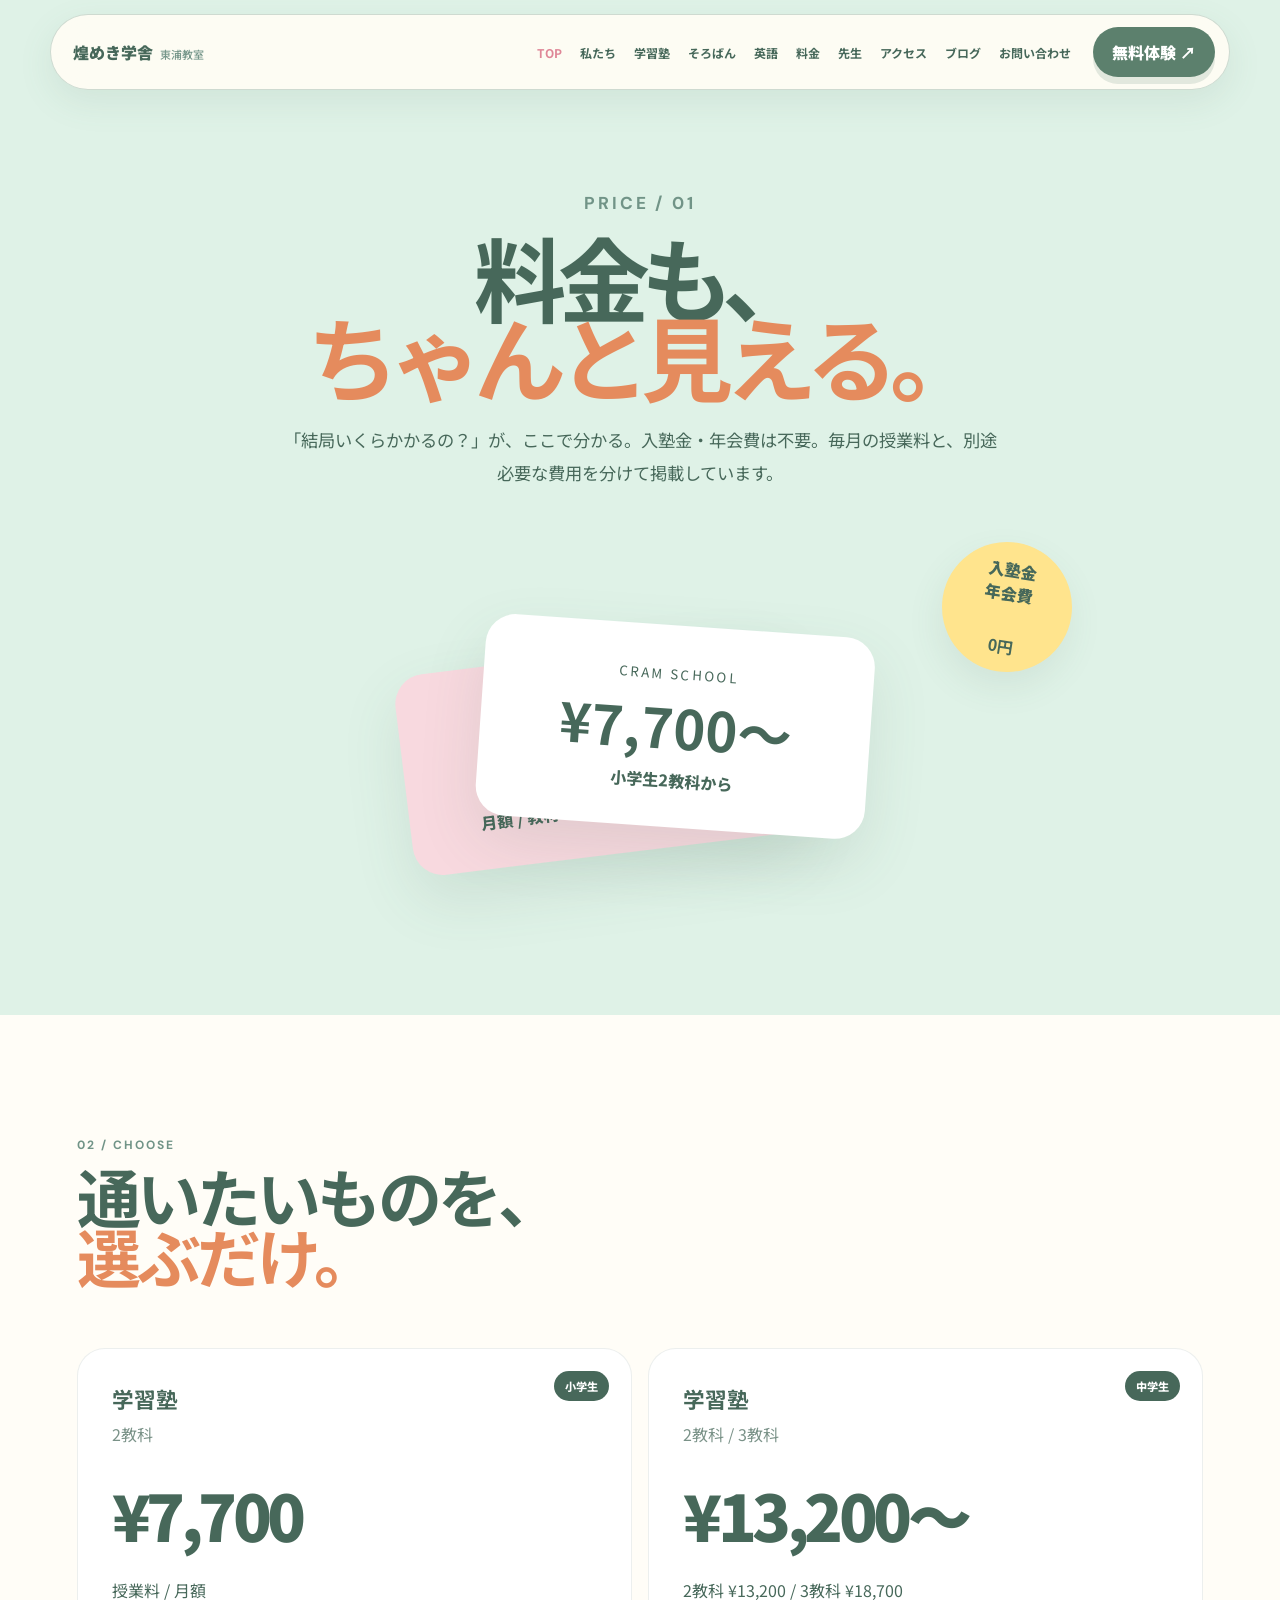
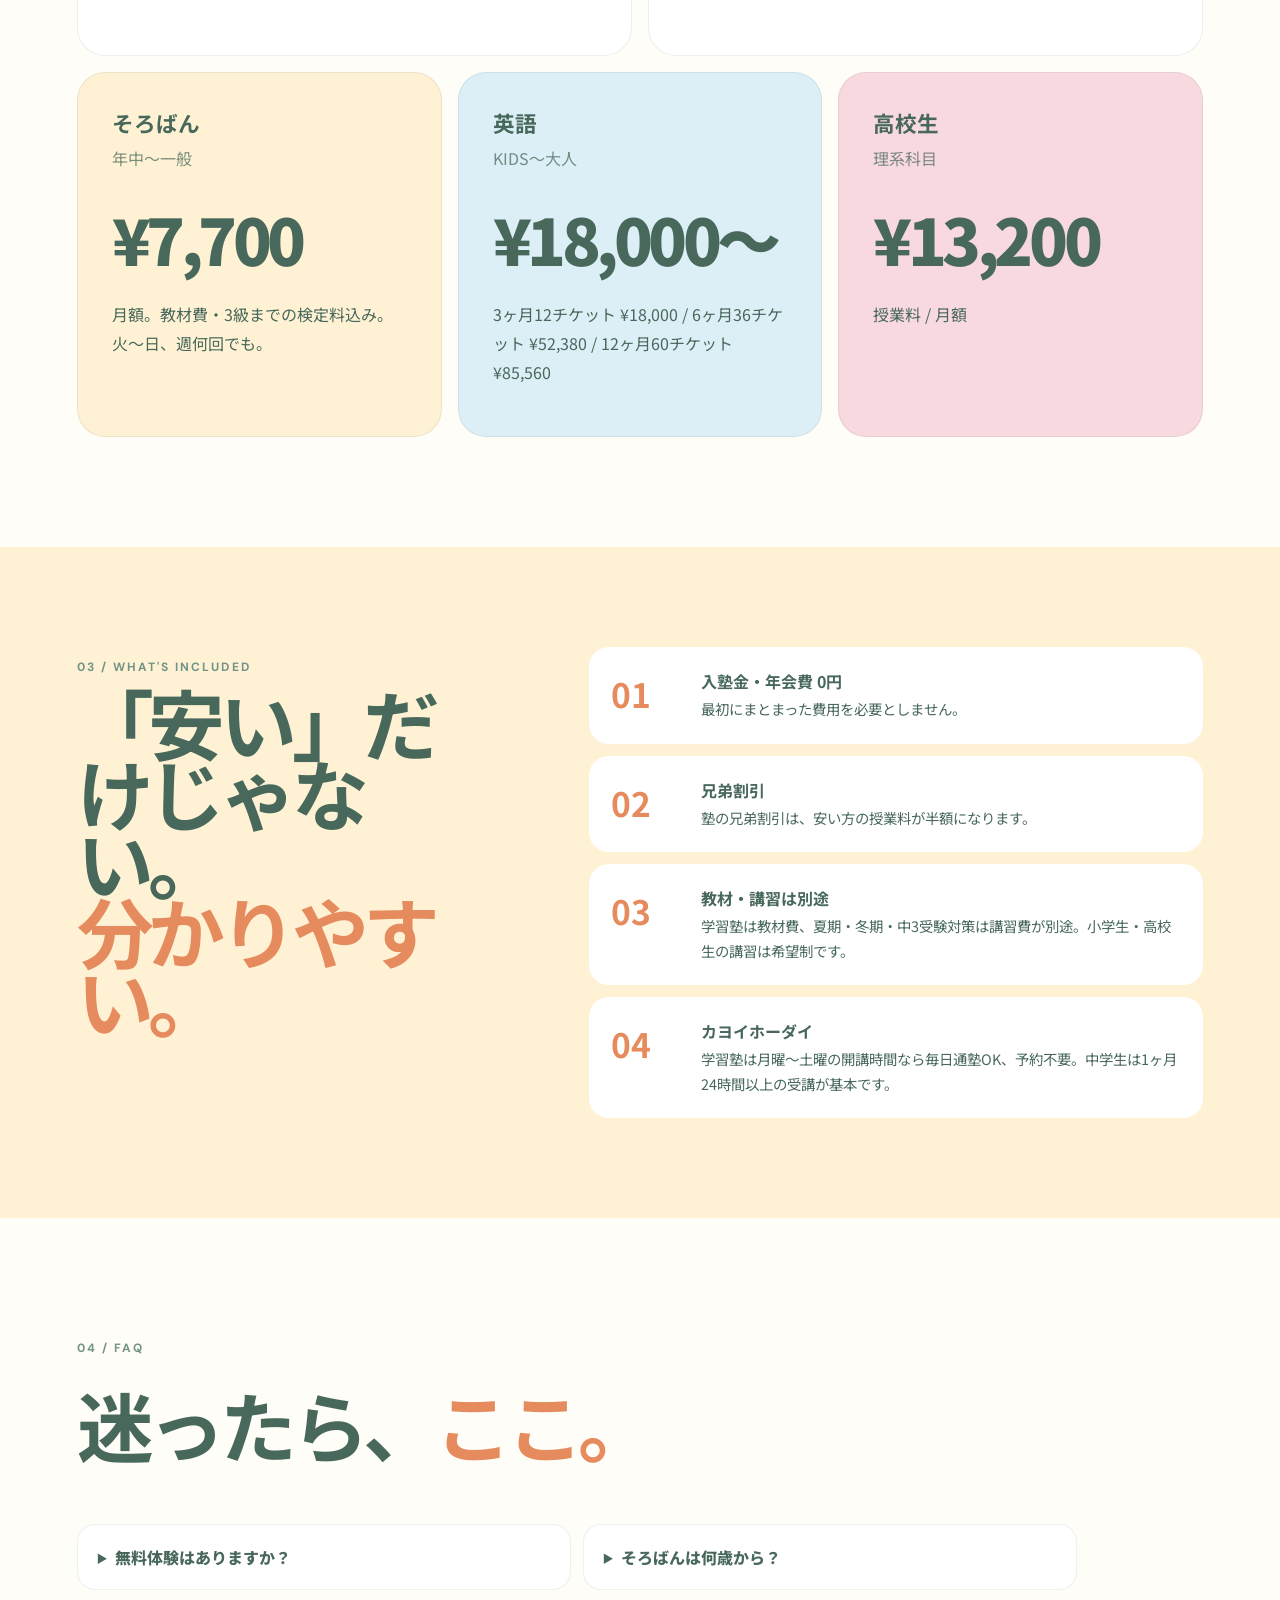
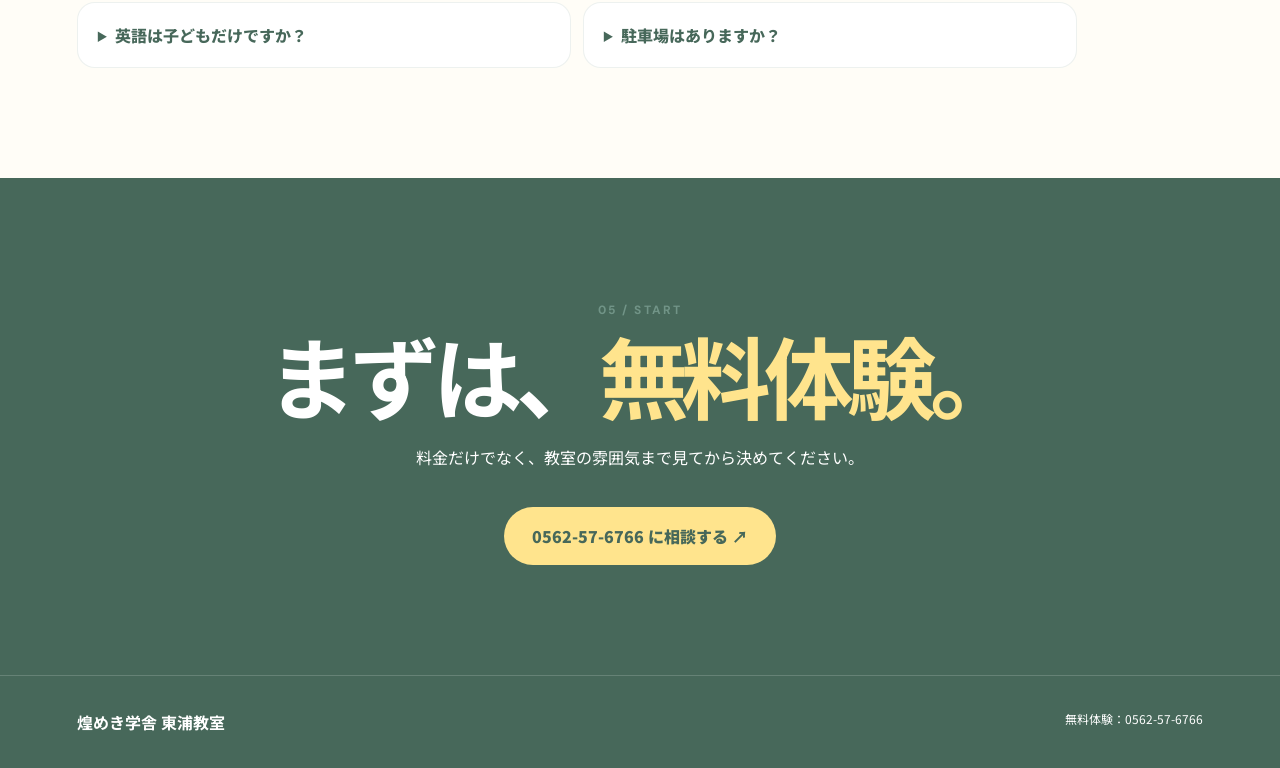
<file: price.html>
<!doctype html><html lang="ja"><head><meta charset="utf-8"><meta name="viewport" content="width=device-width,initial-scale=1"><title>料金・コース｜煌めき学舎 東浦教室</title><meta name="description" content="煌めき学舎東浦教室の学習塾・そろばん・英語の料金、割引、教材費、講習費を分かりやすく掲載。"><link rel="stylesheet" href="style.css"><style>
.pr-page{background:#fffdf7}.pr-hero{padding:155px 6vw 90px;background:#dff2e7;display:grid;grid-template-columns:1.1fr .9fr;gap:7vw;align-items:end}.pr-hero h1{font-size:clamp(4rem,9vw,9rem);line-height:.85;letter-spacing:-.09em;margin:16px 0 30px}.pr-hero h1 em{font-style:normal;color:#e58b5d}.pr-hero p{max-width:620px;line-height:1.9;font-size:1.08rem}.pr-ticket{position:relative;min-height:390px}.pr-sticker{position:absolute;right:3%;top:2%;z-index:2;width:130px;height:130px;border-radius:50%;display:grid;place-items:center;text-align:center;background:#ffe48d;color:#47685a;font-weight:900;transform:rotate(9deg);box-shadow:0 15px 35px #47685a18}.pr-stack{position:absolute;inset:10% 5% 0 5%;display:grid;place-items:center}.pr-card{width:min(360px,90%);padding:35px;background:#fff;border-radius:30px;box-shadow:0 25px 60px #47685a20}.pr-card.back{position:absolute;transform:rotate(-7deg) translate(-45px,20px);background:#f8d9df}.pr-card.front{position:absolute;transform:rotate(4deg) translate(35px,-5px);z-index:1}.pr-card small{letter-spacing:.18em}.pr-card strong{display:block;font-size:3.4rem;line-height:1;margin:15px 0}.pr-card span{font-weight:800}.pr-intro{padding:110px 6vw 50px}.pr-intro h2{font-size:clamp(2.8rem,5vw,5rem);letter-spacing:-.06em;line-height:.95;margin:12px 0}.pr-intro h2 em{font-style:normal;color:#e58b5d}.pr-grid{padding:0 6vw 110px;display:grid;grid-template-columns:repeat(12,1fr);gap:16px}.pr-course{grid-column:span 6;background:#fff;border:1px solid #47685a1a;border-radius:28px;padding:34px;position:relative;overflow:hidden}.pr-course:nth-child(3){grid-column:span 4;background:#fff1d4}.pr-course:nth-child(4){grid-column:span 4;background:#dceef6}.pr-course:nth-child(5){grid-column:span 4;background:#f8d9df}.pr-course h3{font-size:1.35rem;margin:0 0 8px}.pr-course .sub{color:#47685ab8}.pr-price{font-size:clamp(2.8rem,5vw,5rem);font-weight:900;letter-spacing:-.07em;margin:22px 0 8px}.pr-course p{line-height:1.8}.pr-tag{position:absolute;right:22px;top:22px;padding:7px 11px;border-radius:999px;background:#47685a;color:#fff;font-size:.7rem;font-weight:800}.pr-rule{padding:100px 6vw;background:#fff1d4}.pr-rule-grid{display:grid;grid-template-columns:.8fr 1.2fr;gap:8vw}.pr-rule h2{font-size:clamp(3rem,6vw,6rem);line-height:.9;letter-spacing:-.07em;margin:0}.pr-rule h2 em{font-style:normal;color:#e58b5d}.pr-points{display:grid;gap:12px}.pr-point{display:grid;grid-template-columns:70px 1fr;gap:20px;padding:22px;background:#fff;border-radius:20px}.pr-point b{font-size:2.1rem;color:#e58b5d}.pr-point strong{display:block;margin-bottom:4px}.pr-point p{margin:0;line-height:1.7;font-size:.9rem}.pr-faq{padding:110px 6vw}.pr-faq h2{font-size:clamp(3rem,6vw,6rem);letter-spacing:-.07em;margin:10px 0 45px}.pr-faq h2 em{font-style:normal;color:#e58b5d}.pr-faq-grid{max-width:1000px;display:grid;grid-template-columns:1fr 1fr;gap:12px}.pr-faq details{background:#fff;border:1px solid #47685a18;border-radius:18px;padding:20px}.pr-faq summary{font-weight:800;cursor:pointer}.pr-faq details p{line-height:1.8}.pr-final{padding:110px 6vw;text-align:center;background:#47685a;color:#fff}.pr-final h2{font-size:clamp(3.3rem,7vw,7rem);line-height:.9;letter-spacing:-.08em;margin:0 0 28px}.pr-final h2 em{font-style:normal;color:#ffe48d}.pr-final p{line-height:1.8}.pr-final a{display:inline-block;margin-top:20px;padding:17px 28px;border-radius:999px;background:#ffe48d;color:#47685a;text-decoration:none;font-weight:900}.pr-footer{padding:34px 6vw;background:#47685a;color:#fff;border-top:1px solid #ffffff2b;display:flex;justify-content:space-between}.pr-footer p{margin:0}@media(max-width:800px){.pr-hero{grid-template-columns:1fr;padding-top:125px}.pr-ticket{min-height:330px}.pr-grid{display:grid;grid-template-columns:1fr;padding-inline:5vw}.pr-course,.pr-course:nth-child(n){grid-column:1}.pr-rule-grid,.pr-faq-grid{grid-template-columns:1fr}.pr-intro,.pr-grid,.pr-rule,.pr-faq{padding-bottom:75px}.pr-rule,.pr-faq{padding-top:80px}.pr-footer{display:block}.pr-footer p{margin-top:8px}}
</style></head><body class="pr-page"><header class="nav"><a class="brand" href="index.html">煌めき学舎<span>東浦教室</span></a><nav><a href="about.html">私たち</a><a href="study.html">学習塾</a><a href="abacus.html">そろばん</a><a href="english.html">英語</a><a href="price.html">料金</a><a href="teacher.html">先生</a><a href="access.html">アクセス</a></nav><a class="cta" href="tel:0562-57-6766">無料体験 ↗</a><button class="menu">☰</button></header><main><section class="pr-hero"><div class="reveal"><p class="eyebrow">PRICE / 01</p><h1>料金も、<br><em>ちゃんと見える。</em></h1><p>「結局いくらかかるの？」が、ここで分かる。入塾金・年会費は不要。毎月の授業料と、別途必要な費用を分けて掲載しています。</p></div><div class="pr-ticket parallax" data-speed=".05"><div class="pr-sticker">入塾金<br>年会費<br><b>0円</b></div><div class="pr-stack"><div class="pr-card back"><small>ABACUS</small><strong>¥7,700</strong><span>月額 / 教材・3級までの検定料込み</span></div><div class="pr-card front"><small>CRAM SCHOOL</small><strong>¥7,700〜</strong><span>小学生2教科から</span></div></div></div></section><section class="pr-intro"><p class="eyebrow">02 / CHOOSE</p><h2>通いたいものを、<br><em>選ぶだけ。</em></h2></section><section class="pr-grid"><article class="pr-course"><span class="pr-tag">小学生</span><h3>学習塾</h3><span class="sub">2教科</span><div class="pr-price">¥7,700</div><p>授業料 / 月額</p></article><article class="pr-course"><span class="pr-tag">中学生</span><h3>学習塾</h3><span class="sub">2教科 / 3教科</span><div class="pr-price">¥13,200〜</div><p>2教科 ¥13,200 / 3教科 ¥18,700</p></article><article class="pr-course"><h3>そろばん</h3><span class="sub">年中〜一般</span><div class="pr-price">¥7,700</div><p>月額。教材費・3級までの検定料込み。火〜日、週何回でも。</p></article><article class="pr-course"><h3>英語</h3><span class="sub">KIDS〜大人</span><div class="pr-price">¥18,000〜</div><p>3ヶ月12チケット ¥18,000 / 6ヶ月36チケット ¥52,380 / 12ヶ月60チケット ¥85,560</p></article><article class="pr-course"><h3>高校生</h3><span class="sub">理系科目</span><div class="pr-price">¥13,200</div><p>授業料 / 月額</p></article></section><section class="pr-rule"><div class="pr-rule-grid"><div><p class="eyebrow">03 / WHAT'S INCLUDED</p><h2>「安い」だけじゃない。<br><em>分かりやすい。</em></h2></div><div class="pr-points"><div class="pr-point"><b>01</b><div><strong>入塾金・年会費 0円</strong><p>最初にまとまった費用を必要としません。</p></div></div><div class="pr-point"><b>02</b><div><strong>兄弟割引</strong><p>塾の兄弟割引は、安い方の授業料が半額になります。</p></div></div><div class="pr-point"><b>03</b><div><strong>教材・講習は別途</strong><p>学習塾は教材費、夏期・冬期・中3受験対策は講習費が別途。小学生・高校生の講習は希望制です。</p></div></div><div class="pr-point"><b>04</b><div><strong>カヨイホーダイ</strong><p>学習塾は月曜〜土曜の開講時間なら毎日通塾OK、予約不要。中学生は1ヶ月24時間以上の受講が基本です。</p></div></div></div></div></section><section class="pr-faq"><p class="eyebrow">04 / FAQ</p><h2>迷ったら、<em>ここ。</em></h2><div class="pr-faq-grid"><details><summary>無料体験はありますか？</summary><p>小学生・中学生・高校生の体験レッスンは無料です。</p></details><details><summary>そろばんは何歳から？</summary><p>年中から高校生、一般の方まで対象です。</p></details><details><summary>英語は子どもだけですか？</summary><p>KIDSから大人まで、初級者から上級者まで受講できます。</p></details><details><summary>駐車場はありますか？</summary><p>教室に駐車場があります。大駐車場を利用できます。</p></details></div></section><section class="pr-final"><p class="eyebrow">05 / START</p><h2>まずは、<em>無料体験。</em></h2><p>料金だけでなく、教室の雰囲気まで見てから決めてください。</p><a href="tel:0562-57-6766">0562-57-6766 に相談する ↗</a></section></main><footer class="pr-footer"><b>煌めき学舎 東浦教室</b><p>無料体験：0562-57-6766</p></footer><script src="script.js"></script></body></html>
</file>
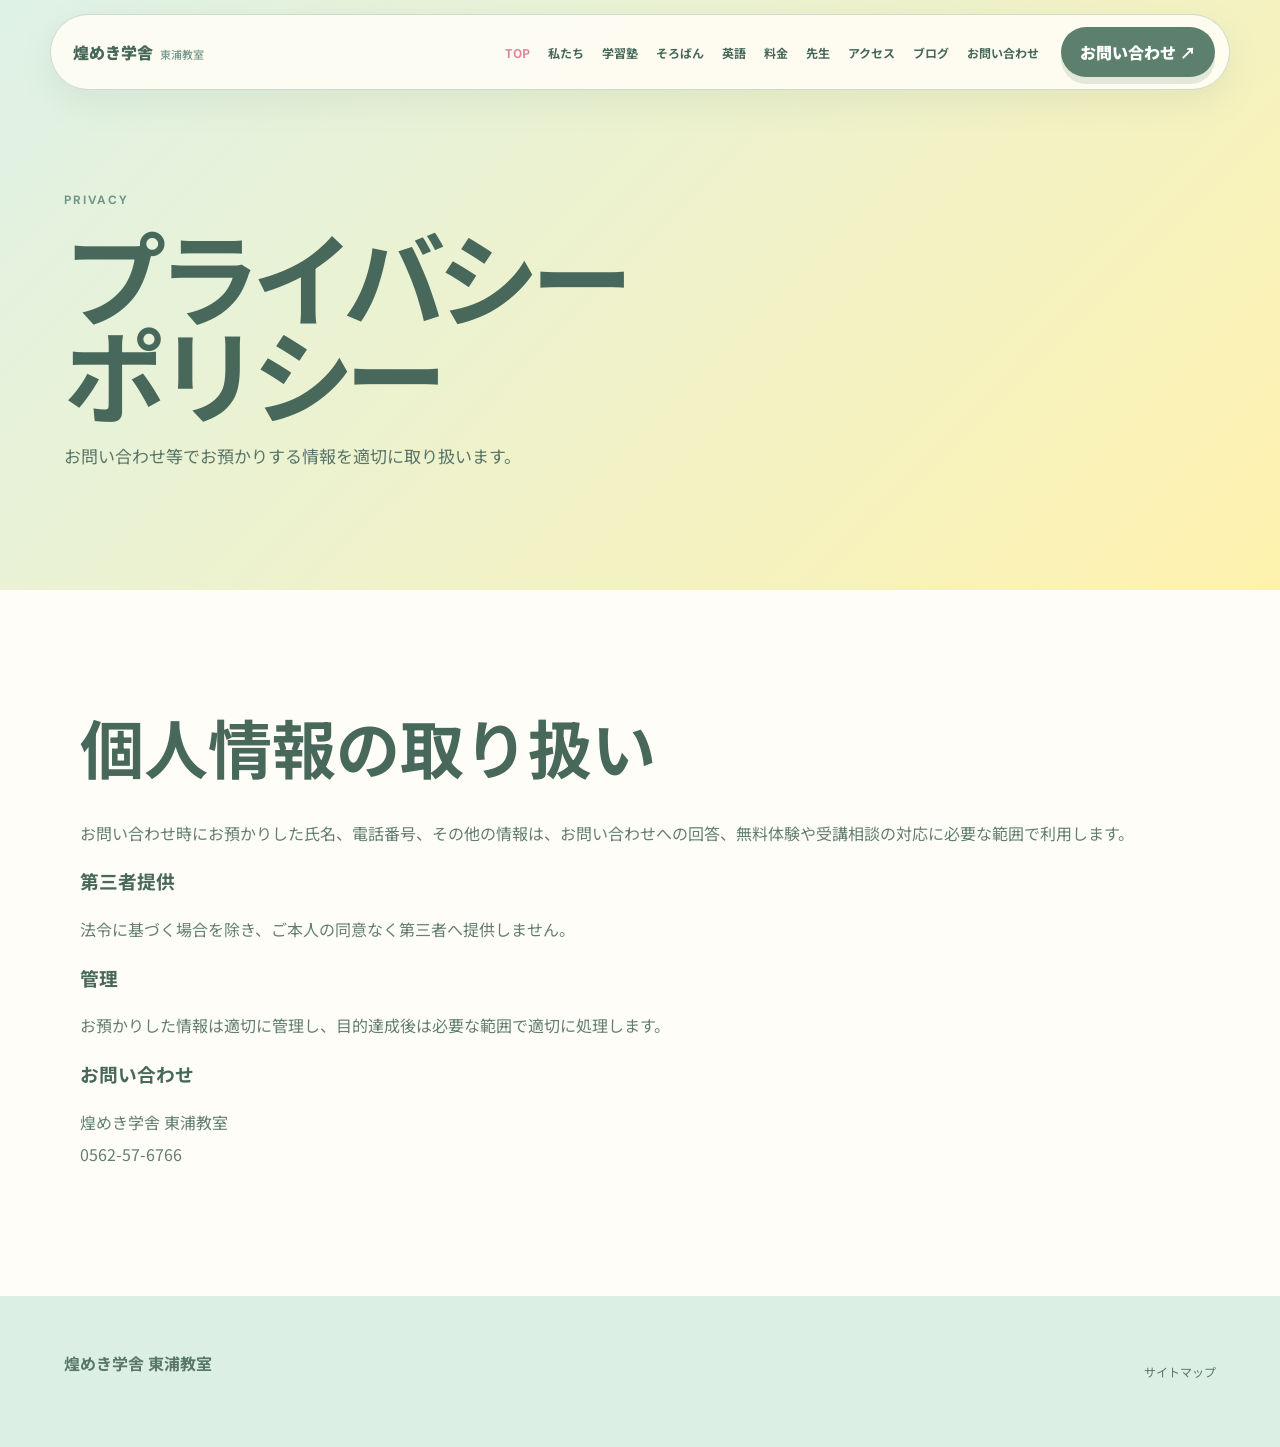
<file: privacy.html>
<!doctype html><html lang="ja"><head><meta charset="utf-8"><meta name="viewport" content="width=device-width,initial-scale=1"><title>プライバシーポリシー｜煌めき学舎 東浦教室</title><link rel="stylesheet" href="style.css"></head><body><header class="nav"><a class="brand" href="index.html">煌めき学舎<span>東浦教室</span></a><nav><a href="about.html">私たち</a><a href="study.html">学習塾</a><a href="abacus.html">そろばん</a><a href="english.html">英語</a><a href="price.html">料金</a><a href="teacher.html">先生</a><a href="access.html">アクセス</a></nav><a class="cta" href="contact.html">お問い合わせ ↗</a><button class="menu">☰</button></header><main><section class="page-hero"><div class="reveal"><p class="eyebrow">PRIVACY</p><h1>プライバシー<br><em>ポリシー</em></h1><p class="lead">お問い合わせ等でお預かりする情報を適切に取り扱います。</p></div></section><section class="content"><h2>個人情報の取り扱い</h2><p>お問い合わせ時にお預かりした氏名、電話番号、その他の情報は、お問い合わせへの回答、無料体験や受講相談の対応に必要な範囲で利用します。</p><h3>第三者提供</h3><p>法令に基づく場合を除き、ご本人の同意なく第三者へ提供しません。</p><h3>管理</h3><p>お預かりした情報は適切に管理し、目的達成後は必要な範囲で適切に処理します。</p><h3>お問い合わせ</h3><p>煌めき学舎 東浦教室<br>0562-57-6766</p></section></main><footer><b>煌めき学舎 東浦教室</b><p><a href="sitemap.html">サイトマップ</a></p></footer><script src="script.js"></script></body></html>
</file>
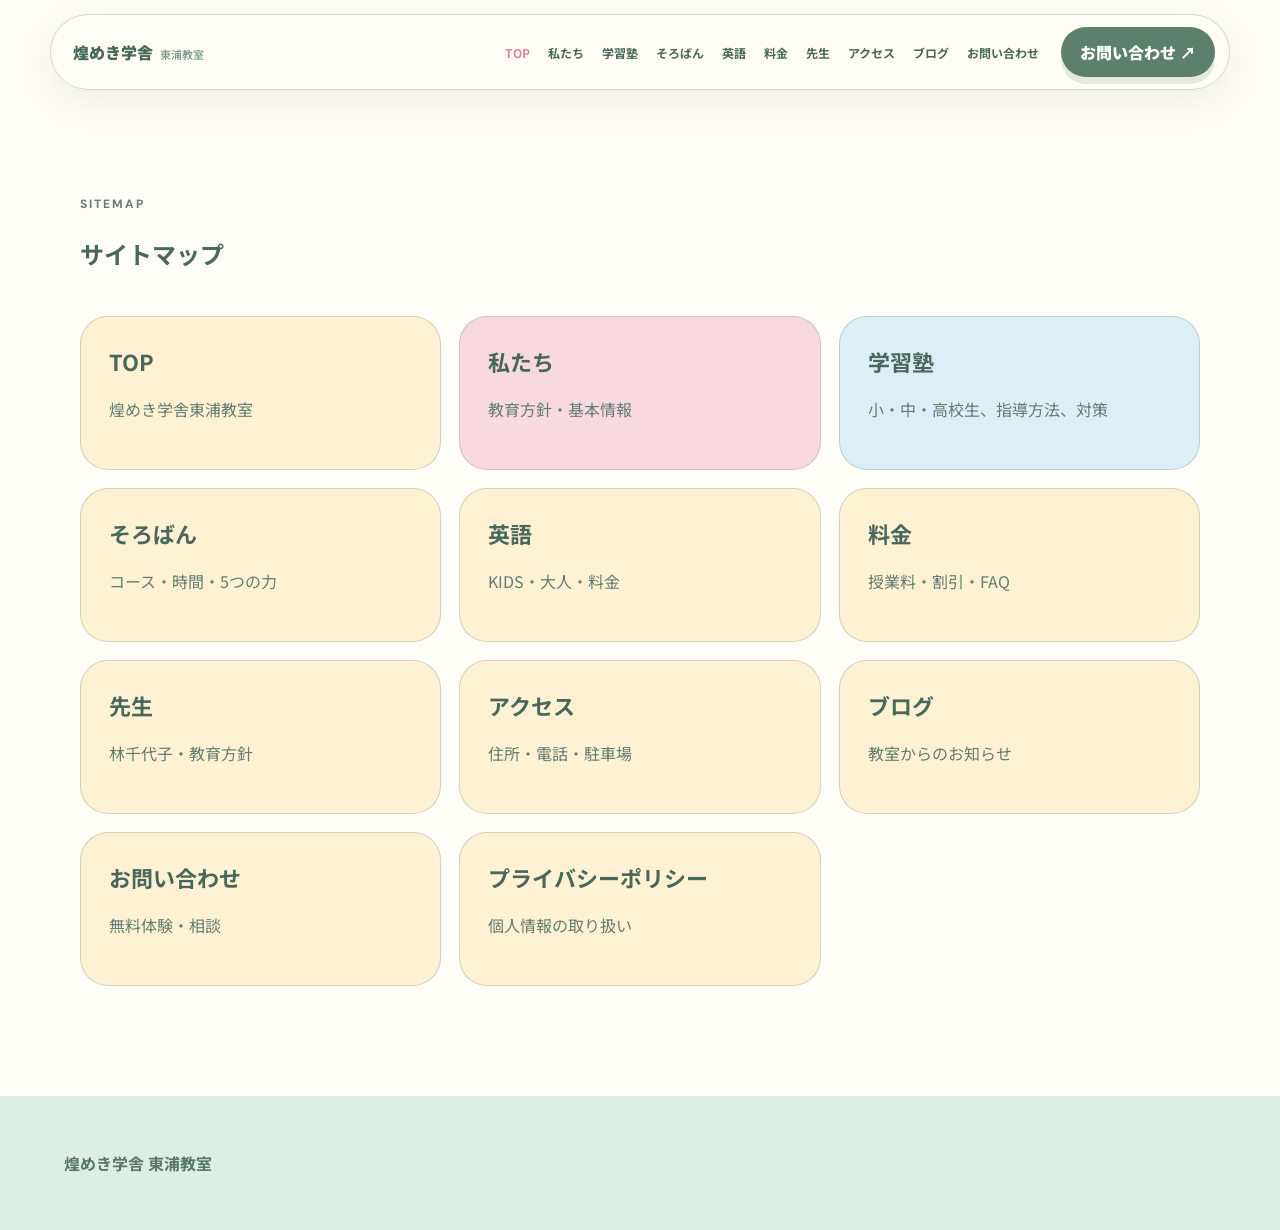
<file: sitemap.html>
<!doctype html><html lang="ja"><head><meta charset="utf-8"><meta name="viewport" content="width=device-width,initial-scale=1"><title>サイトマップ｜煌めき学舎 東浦教室</title><link rel="stylesheet" href="style.css"></head><body><header class="nav"><a class="brand" href="index.html">煌めき学舎<span>東浦教室</span></a><nav><a href="about.html">私たち</a><a href="study.html">学習塾</a><a href="abacus.html">そろばん</a><a href="english.html">英語</a><a href="price.html">料金</a><a href="teacher.html">先生</a><a href="access.html">アクセス</a></nav><a class="cta" href="contact.html">お問い合わせ ↗</a><button class="menu">☰</button></header><main><section class="content" style="padding-top:180px"><p class="eyebrow">SITEMAP</p><h1>サイトマップ</h1><div class="info-grid"><a class="info-card" href="index.html"><h3>TOP</h3><p>煌めき学舎東浦教室</p></a><a class="info-card" href="about.html"><h3>私たち</h3><p>教育方針・基本情報</p></a><a class="info-card" href="study.html"><h3>学習塾</h3><p>小・中・高校生、指導方法、対策</p></a><a class="info-card" href="abacus.html"><h3>そろばん</h3><p>コース・時間・5つの力</p></a><a class="info-card" href="english.html"><h3>英語</h3><p>KIDS・大人・料金</p></a><a class="info-card" href="price.html"><h3>料金</h3><p>授業料・割引・FAQ</p></a><a class="info-card" href="teacher.html"><h3>先生</h3><p>林千代子・教育方針</p></a><a class="info-card" href="access.html"><h3>アクセス</h3><p>住所・電話・駐車場</p></a><a class="info-card" href="blog.html"><h3>ブログ</h3><p>教室からのお知らせ</p></a><a class="info-card" href="contact.html"><h3>お問い合わせ</h3><p>無料体験・相談</p></a><a class="info-card" href="privacy.html"><h3>プライバシーポリシー</h3><p>個人情報の取り扱い</p></a></div></section></main><footer><b>煌めき学舎 東浦教室</b></footer><script src="script.js"></script></body></html>
</file>
<file: style.css>
@import url('https://fonts.googleapis.com/css2?family=DM+Sans:wght@500;700&family=Noto+Sans+JP:wght@400;500;700;900&display=swap');:root{--ink:#47685a;--deep:#5c806d;--paper:#fffdf7;--yellow:#ffe48d;--mint:#dff2e7;--pink:#f8d9df;--blue:#dceef6;--cream:#fff1d4;--line:#71978955;--ease:cubic-bezier(.2,.8,.2,1)}*{box-sizing:border-box}html{scroll-behavior:smooth}body{margin:0;background:var(--paper);color:var(--ink);font-family:'Noto Sans JP',sans-serif;overflow-x:hidden}a{color:inherit;text-decoration:none}img{display:block;width:100%;height:100%;object-fit:cover}.nav{position:fixed;z-index:50;top:14px;left:50%;transform:translateX(-50%);width:min(1180px,calc(100% - 28px));display:flex;align-items:center;gap:22px;padding:12px 14px 12px 22px;background:#fffdf5e9;border:1px solid var(--line);border-radius:999px;backdrop-filter:blur(18px);box-shadow:0 12px 35px #5c806d1c;transition:box-shadow .4s var(--ease)}.brand{font-weight:900;font-size:16px;white-space:nowrap}.brand span{font-weight:500;font-size:11px;margin-left:7px;color:#77978b}.nav nav{display:flex;gap:18px;margin-left:auto}.nav nav a{font-size:12px;font-weight:700;transition:.25s}.nav nav a:hover{color:#df8797;transform:translateY(-2px)}.nav nav .top-link{color:#df8797}.cta{display:inline-flex;align-items:center;justify-content:center;padding:13px 19px;background:var(--deep);color:#fff;border-radius:999px;font-weight:900;white-space:nowrap;transition:.35s var(--ease);box-shadow:0 7px 0 #486c5a25}.cta:hover{transform:translateY(-4px)}.menu{display:none;border:0;background:transparent;color:var(--ink);font-size:23px}.hero{min-height:920px;padding:155px max(5vw,30px) 90px;display:grid;grid-template-columns:minmax(0,1fr) minmax(420px,1fr);gap:6vw;align-items:center;background:linear-gradient(135deg,var(--mint),#fff2ae 48%,var(--pink));position:relative;overflow:hidden}.hero:before,.hero:after{content:"";position:absolute;border-radius:50%;filter:blur(2px);pointer-events:none}.hero:before{width:280px;height:280px;background:#fff6c7;right:-60px;top:120px}.hero:after{width:160px;height:160px;background:#cce9f3;left:4%;bottom:-40px}.hero-copy{max-width:650px;margin-left:auto;position:relative;z-index:2}.eyebrow{font:700 12px 'DM Sans',sans-serif;letter-spacing:.17em;color:#719487}.hero h1{font-size:clamp(64px,9vw,126px);line-height:.92;letter-spacing:-.08em;margin:25px 0 30px;font-weight:900;color:var(--ink)}em{font-style:normal;position:relative;z-index:0}.hero h1 em:after,.section h2 em:after{content:"";position:absolute;z-index:-1;left:-2%;right:-4%;bottom:5%;height:17%;background:var(--yellow);border-radius:12px}.lead{font-size:17px;line-height:2;color:#587568;max-width:570px}.hero-actions{display:flex;gap:22px;align-items:center;margin-top:30px}.text-link{font-weight:900;font-size:13px}.hero-visual{height:650px;position:relative;max-width:680px;transform:translate3d(0,var(--py,0),0) scale(var(--scale,1));will-change:transform}.photo{overflow:hidden;border:8px solid white;border-radius:38px;box-shadow:18px 20px 0 #5f887426}.photo-main{height:590px;transform:rotate(2deg)}.photo-small{position:absolute;width:260px;height:220px;left:-55px;bottom:-20px;transform:rotate(-5deg);z-index:3}.photo img{transition:transform 1.2s var(--ease)}.photo:hover img{transform:scale(1.06)}.sticker{position:absolute;right:-20px;top:45px;background:var(--yellow);width:135px;height:135px;border-radius:50%;display:grid;place-items:center;text-align:center;font-weight:900;line-height:1.35;transform:rotate(9deg);z-index:4}.marquee{overflow:hidden;background:var(--deep);color:white;padding:18px 0;white-space:nowrap}.marquee div{display:flex;width:max-content;gap:30px;animation:marquee 24s linear infinite}.marquee span{font-size:clamp(22px,3vw,38px);font-weight:900}.marquee b{color:var(--yellow)}.section{padding:135px 5vw}.story{background:var(--paper)}.story-intro{width:min(700px,100%);margin:0 auto 80px;text-align:center}.section h2{font-size:clamp(50px,7vw,92px);line-height:1.02;letter-spacing:-.07em;margin:18px 0 25px;color:var(--ink)}.story-intro p:last-child{line-height:2;color:#648073}.story-grid{width:min(1180px,100%);margin:auto;display:grid;grid-template-columns:1.05fr .8fr .7fr;gap:28px;align-items:end}.story-card{position:relative;border-radius:34px;overflow:hidden;box-shadow:12px 14px 0 #f1cf68;transform:translate3d(var(--mx,0),var(--my,0),0) rotate(var(--rot,0));will-change:transform}.story-card.tall{height:610px}.story-card.offset{height:390px}.story-card img{transition:transform 1.2s var(--ease);transform:scale(var(--photo-scale,1))}.story-card:hover img{transform:scale(1.07)}.story-card span{position:absolute;left:18px;bottom:18px;background:#fff;border-radius:999px;padding:9px 13px;font-size:11px;font-weight:900}.story-word{font-size:clamp(42px,5vw,74px);font-weight:900;line-height:1.03;padding-bottom:35px}.story-word em{color:#df8998}.choice{background:var(--cream)}.section-head{width:min(1160px,100%);margin:auto auto 55px}.choice-grid{width:min(1180px,100%);margin:auto;display:grid;grid-template-columns:1.25fr .9fr .9fr;gap:18px}.choice-card{background:#fff;border:1px solid var(--line);border-radius:30px;overflow:hidden;transition:transform .6s var(--ease),box-shadow .6s var(--ease);transform:translate3d(var(--mx,0),var(--my,0),0) rotate(var(--rot,0));will-change:transform}.choice-card:hover{transform:translate3d(var(--mx,0),calc(var(--my,0) - 12px),0) rotate(-1deg);box-shadow:12px 14px 0 #71978926}.choice-card img{height:290px;transform:scale(var(--photo-scale,1));transition:transform 1s var(--ease)}.choice-card.large img{height:390px}.choice-card div{padding:22px}.choice-card small{font:700 10px 'DM Sans';color:#799a8d;letter-spacing:.12em}.choice-card h3{font-size:32px;margin:8px 0;color:var(--ink)}.choice-card p{margin:0;line-height:1.9;color:#698074;font-size:13px}.flexible{background:var(--mint);display:grid;grid-template-columns:1.1fr .9fr;gap:8vw;align-items:center}.flexible-image{height:650px;border-radius:38px;overflow:hidden;box-shadow:20px 20px 0 #6b927e2b;transform:translate3d(0,var(--py,0),0) scale(var(--scale,1));will-change:transform}.flexible-image img{transition:transform 1s var(--ease);transform:scale(1.02)}.flexible-image:hover img{transform:scale(1.07)}.flexible-copy{max-width:600px}.flexible-copy p{line-height:2;color:#5f7c70}.round-link{display:inline-flex;margin-top:22px;padding:14px 20px;border:1.5px solid #6f9283;border-radius:999px;background:white;font-size:13px;font-weight:900;transition:.3s}.round-link:hover{transform:translateY(-4px)}.price-teaser{background:#fffdf7}.price-panel{width:min(1180px,100%);margin:auto;padding:65px;background:linear-gradient(135deg,#fff3a8,var(--pink),var(--blue));border-radius:42px;display:grid;grid-template-columns:.8fr 1.4fr;gap:50px;align-items:center;transform:translate3d(var(--mx,0),var(--my,0),0) rotate(var(--rot,0));will-change:transform}.price-mini-grid{display:grid;grid-template-columns:1fr 1fr;gap:12px}.price-mini-grid div{background:#fff;border:1px solid var(--line);border-radius:22px;padding:20px}.price-mini-grid small,.price-mini-grid span{display:block;font-size:11px}.price-mini-grid strong{display:block;font:700 30px 'DM Sans';margin:8px 0;color:var(--deep)}.final{background:var(--blue);display:grid;grid-template-columns:1.1fr .9fr;gap:8vw;align-items:center}.final-image{height:600px;border-radius:40px;overflow:hidden;box-shadow:18px 18px 0 #7197892b;transform:translate3d(var(--mx,0),var(--my,0),0) rotate(var(--rot,0));will-change:transform}.final-image img{transform:scale(var(--photo-scale,1));transition:transform 1s var(--ease)}.final-image:hover img{transform:scale(1.07)}.final-copy p{line-height:2;color:#607d72}.final-copy .cta{margin-top:18px}footer{padding:55px 5vw;background:#dcefe5;display:flex;justify-content:space-between;gap:30px;color:#587768}footer p{font-size:12px}.page-hero{padding:180px 5vw 100px;background:linear-gradient(135deg,var(--mint),#fff2ae);display:grid;grid-template-columns:1fr 1fr;gap:7vw;align-items:end}.page-hero h1{font-size:clamp(58px,8vw,110px);line-height:.95;letter-spacing:-.08em;margin:18px 0}.page-photo{height:540px;border-radius:38px;overflow:hidden;border:8px solid #fff;box-shadow:18px 18px 0 #6f96812a;transform:translate3d(0,var(--py,0),0) scale(var(--scale,1));will-change:transform}.page-photo img{transition:transform 1s var(--ease)}.page-photo:hover img{transform:scale(1.06)}.content{width:min(1120px,90%);margin:auto;padding:110px 0}.content h2{font-size:clamp(38px,5vw,68px);margin:0 0 25px}.content p{line-height:2;color:#627e72}.info-grid{display:grid;grid-template-columns:repeat(3,1fr);gap:18px;margin-top:45px}.info-card{padding:28px;border-radius:28px;background:var(--cream);border:1px solid var(--line)}.info-card:nth-child(2){background:var(--pink)}.info-card:nth-child(3){background:var(--blue)}.info-card h3{font-size:22px;margin:0 0 10px}.price-table{margin-top:45px;border:1px solid var(--line);border-radius:28px;overflow:hidden;background:white}.price-row{display:grid;grid-template-columns:1fr 1fr 1.5fr;padding:22px 25px;border-top:1px solid #71978933}.price-row:first-child{border-top:0;background:var(--mint);font-weight:900}.price-row strong{font-size:25px;color:var(--deep)}.gallery{display:grid;grid-template-columns:1fr 1fr;gap:20px;margin-top:60px}.gallery .g{height:360px;border-radius:30px;overflow:hidden;transform:translate3d(var(--mx,0),var(--my,0),0) rotate(var(--rot,0));will-change:transform}.gallery .g img{transform:scale(var(--photo-scale,1));transition:transform 1s var(--ease)}.gallery .g:nth-child(2){transform:translate3d(var(--mx,0),calc(60px + var(--my,0)),0) rotate(var(--rot,0))}.gallery .g:nth-child(3){height:450px}.faq details{border-top:1px solid var(--line);padding:20px 0}.faq summary{font-weight:900;cursor:pointer}.reveal{opacity:0;transform:translateY(35px);transition:.9s var(--ease)}.reveal.show{opacity:1;transform:none}@keyframes marquee{to{transform:translateX(-50%)}}@media(max-width:900px){.nav{padding-left:16px}.nav nav,.nav>.cta{display:none}.menu{display:block;margin-left:auto}.hero,.page-hero,.flexible,.final{grid-template-columns:1fr}.hero{padding:125px 20px 70px}.hero-copy{margin:0}.hero-visual{height:540px}.photo-main{height:500px}.photo-small{width:190px;height:160px;left:-10px}.sticker{right:0;top:20px;width:105px;height:105px}.section{padding:90px 20px}.story-grid,.choice-grid,.info-grid{grid-template-columns:1fr}.story-card.tall{height:520px}.story-card.offset{height:360px;transform:translate3d(var(--mx,0),var(--my,0),0)}.story-word{padding:25px 0}.choice-card.large img,.choice-card img{height:300px}.flexible-image,.final-image{height:440px}.price-panel{grid-template-columns:1fr;padding:35px}.page-hero{padding:130px 20px 70px}.page-photo{height:430px}.gallery{grid-template-columns:1fr}.gallery .g:nth-child(2){transform:translate3d(var(--mx,0),var(--my,0),0)}.price-row{grid-template-columns:1fr;gap:7px}.content{padding:75px 0}footer{display:block;padding:40px 20px}}@media(prefers-reduced-motion:reduce){*,*:before,*:after{animation:none!important;transition:none!important}}/* English: immersive editorial / interactive layout */.english-page{background:#fffaf2}.en-hero{min-height:100vh;padding:150px 6vw 90px;display:grid;grid-template-columns:.8fr 1.2fr;gap:6vw;align-items:center;background:radial-gradient(circle at 85% 15%,#fff3a5 0 12%,transparent 28%),linear-gradient(120deg,#e6f5ec,#fff8d2 55%,#f8dfe4);overflow:hidden}.en-hero-copy{max-width:650px;position:relative;z-index:3}.en-hero h1{font-size:clamp(72px,10vw,150px);line-height:.82;letter-spacing:-.09em;margin:22px 0 38px;font-weight:900}.en-hero h1 span{display:inline-block;font-size:.55em;letter-spacing:-.07em;margin-top:18px;transform:translateX(5vw);color:#df8797}.en-hero-copy>p:not(.eyebrow){font-size:16px;line-height:2;color:#5e786d;max-width:520px}.en-hero-stack{height:min(700px,75vh);min-height:520px;position:relative;perspective:1000px}.en-photo{position:absolute;overflow:hidden;border:10px solid white;box-shadow:22px 26px 0 #5c806d25}.en-photo-main{inset:4% 3% 2% 10%;border-radius:50px;transform:rotate(3deg) translate3d(0,var(--py,0),0);will-change:transform}.en-photo-main img{transition:transform 1.4s var(--ease);transform:scale(1.03)}.en-photo-main:hover img{transform:scale(1.1)}.en-note{position:absolute;left:-3%;bottom:9%;z-index:4;background:var(--yellow);width:150px;height:150px;border-radius:50%;display:grid;place-items:center;text-align:center;font:900 20px/1.15 'DM Sans';letter-spacing:.06em;transform:rotate(-9deg);box-shadow:8px 12px 0 #dfb95755}.en-note b{color:#df8797}.en-orbit{position:absolute;right:-2%;top:5%;z-index:4;width:120px;height:120px;border:2px solid var(--deep);border-radius:50%;background:#fffdf5;display:grid;place-items:center;text-align:center;font:900 34px/1 'DM Sans';transform:rotate(10deg)}.en-orbit small{font-size:11px;letter-spacing:.15em}.en-marquee{overflow:hidden;background:var(--deep);color:#fff;padding:20px 0;white-space:nowrap}.en-marquee div{display:flex;width:max-content;gap:28px;align-items:center;animation:enmarquee 22s linear infinite}.en-marquee span{font:900 clamp(28px,4vw,54px) 'DM Sans';letter-spacing:-.04em}.en-marquee b{color:var(--yellow);font-size:28px}@keyframes enmarquee{to{transform:translateX(-50%)}}.en-story{min-height:125vh;padding:150px 7vw;display:grid;grid-template-columns:.85fr 1.15fr;gap:8vw;background:#fffaf2}.en-sticky{position:sticky;top:150px;align-self:start}.en-sticky h2,.en-split-copy h2,.en-price h2{font-size:clamp(54px,7vw,100px);line-height:.94;letter-spacing:-.08em;margin:20px 0 30px}.en-sticky h2 em,.en-split-copy h2 em,.en-price h2 em{color:#df8797}.en-sticky>p:not(.eyebrow){max-width:470px;line-height:2;color:#657f74}.en-course-stack{display:grid;gap:24vh;padding-top:8vh}.en-course-stack article{min-height:330px;padding:38px;border-radius:38px;border:1px solid var(--line);display:grid;grid-template-columns:auto 1fr auto;gap:12px 20px;align-content:center;box-shadow:15px 18px 0 #71978918;transform:translate3d(var(--mx,0),var(--my,0),0) rotate(var(--rot,0));transition:transform .5s var(--ease);will-change:transform}.en-course-stack article:nth-child(1){background:#e4f4e9;transform:translateX(5vw) translate3d(var(--mx,0),var(--my,0),0) rotate(-2deg)}.en-course-stack article:nth-child(2){background:#f9e0e5;transform:translateX(-3vw) translate3d(var(--mx,0),var(--my,0),0) rotate(2deg)}.en-course-stack article:nth-child(3){background:#dfeff7;transform:translateX(7vw) translate3d(var(--mx,0),var(--my,0),0) rotate(-1deg)}.en-course-stack span{font:700 12px 'DM Sans'}.en-course-stack strong{font:900 clamp(40px,6vw,80px) 'DM Sans';letter-spacing:-.06em}.en-course-stack small{align-self:center;font-weight:900}.en-course-stack p{grid-column:2/-1;max-width:440px;margin:0;line-height:1.9;color:#607a70}.en-split{padding:140px 7vw;display:grid;grid-template-columns:1.15fr .85fr;gap:9vw;align-items:center;background:#e3f3e9}.en-split-image{height:680px;border-radius:50px;overflow:hidden;border:10px solid #fff;box-shadow:22px 24px 0 #5c806d25;transform:translate3d(0,var(--py,0),0) rotate(-2deg);will-change:transform}.en-split-image img{transform:scale(1.03);transition:transform 1.3s var(--ease)}.en-split-image:hover img{transform:scale(1.09)}.en-points{border-top:1px solid #71978966;margin:45px 0 30px}.en-points div{display:flex;align-items:center;gap:25px;padding:20px 0;border-bottom:1px solid #71978966}.en-points b{font:700 12px 'DM Sans'}.en-points span{font-size:22px;font-weight:900}.en-split-copy>p:last-child{line-height:2;color:#607a70}.en-price{padding:150px 7vw;display:grid;grid-template-columns:.7fr 1.3fr;gap:8vw;align-items:center;background:#fffaf2}.en-ticket{display:grid;grid-template-columns:repeat(3,1fr);gap:15px;align-items:end}.en-ticket>div{padding:35px 25px;background:#fff;border:1px solid var(--line);border-radius:30px;min-height:230px;display:flex;flex-direction:column;justify-content:center;box-shadow:10px 12px 0 #71978915;transform:translateY(var(--my,0)) rotate(var(--rot,0));transition:.5s var(--ease)}.en-ticket>div:hover{transform:translateY(-12px) rotate(-1deg)}.en-ticket .featured{background:var(--yellow);min-height:285px}.en-ticket small{font:700 11px 'DM Sans';letter-spacing:.12em}.en-ticket strong{font:900 clamp(27px,3vw,44px) 'DM Sans';margin:14px 0}.en-ticket span{font-size:12px;font-weight:700}.en-final{padding:180px 7vw;text-align:center;background:linear-gradient(135deg,#dceef6,#f9e0e5 55%,#fff1bd);overflow:hidden}.en-final h2{font-size:clamp(65px,11vw,150px);line-height:.82;letter-spacing:-.09em;margin:20px 0 35px}.en-final h2 span{color:#df8797}.en-final>p:not(.eyebrow){line-height:2;color:#5e786d}.en-final .cta{margin-top:20px}@media(max-width:900px){.en-hero{min-height:auto;padding:125px 20px 70px;grid-template-columns:1fr;gap:35px}.en-hero h1{font-size:clamp(62px,18vw,100px)}.en-hero h1 span{transform:none;font-size:.55em}.en-hero-stack{height:460px;min-height:0}.en-photo-main{inset:3% 2% 3% 7%;border-width:7px;border-radius:35px}.en-note{width:105px;height:105px;font-size:15px;left:0;bottom:5%}.en-orbit{width:85px;height:85px;font-size:24px;right:0}.en-story{min-height:auto;padding:90px 20px;display:block}.en-sticky{position:relative;top:auto}.en-sticky h2,.en-split-copy h2,.en-price h2{font-size:clamp(50px,14vw,78px)}.en-course-stack{gap:50px;padding-top:50px}.en-course-stack article{min-height:280px;padding:25px;grid-template-columns:auto 1fr}.en-course-stack article:nth-child(n){transform:none}.en-course-stack small{grid-column:2}.en-course-stack p{grid-column:1/-1}.en-split{padding:80px 20px;display:flex;flex-direction:column}.en-split-image{width:100%;height:430px}.en-price{padding:90px 20px;display:block}.en-ticket{margin-top:45px;grid-template-columns:1fr}.en-ticket>div,.en-ticket .featured{min-height:190px}.en-final{padding:120px 20px}.en-final h2{font-size:clamp(62px,18vw,100px)}}
</file>
<file: top-rebuild.css>
/* TOP REBUILD — photo, whitespace, illustration, type, then photo. */
.top-rebuild{--tr-ink:#41695a;--tr-paper:#fffdf7;--tr-mint:#e2f3e9;--tr-yellow:#ffe89a;--tr-pink:#f6d8df;--tr-blue:#dceff5;overflow-x:hidden;background:var(--tr-paper);color:var(--tr-ink)}
.top-rebuild .nav{z-index:100;background:rgba(255,253,247,.88);backdrop-filter:blur(14px);border:1px solid rgba(65,105,90,.12);box-shadow:0 10px 35px rgba(65,105,90,.08)}
.top-rebuild main{overflow:hidden}
.top-hero{min-height:100svh;padding:120px 5vw 70px;display:grid;grid-template-columns:minmax(360px,.8fr) minmax(560px,1.2fr);align-items:center;gap:5vw;position:relative;background:var(--tr-paper)}
.top-hero-copy{position:relative;z-index:5;padding:30px 0 35px;max-width:650px}
.top-kicker,.section-kicker{font:800 11px/1 'DM Sans',sans-serif;letter-spacing:.22em;color:#718b80}
.top-hero h1{font-size:clamp(62px,8.4vw,126px);line-height:.88;letter-spacing:-.09em;margin:24px 0 32px;font-weight:900}
.top-hero h1 em,.top-concept h2 em,.top-services h2 em,.top-kayoi h2 em,.top-price h2 em,.top-final h2 em{font-style:normal;position:relative;z-index:0}
.top-hero h1 em:after,.top-concept h2 em:after,.top-services h2 em:after,.top-kayoi h2 em:after,.top-price h2 em:after,.top-final h2 em:after{content:"";position:absolute;z-index:-1;left:-3%;right:-4%;bottom:4%;height:17%;background:var(--tr-yellow);border-radius:999px}
.top-lead{max-width:530px;font-size:16px;line-height:2;color:#607a70}
.top-link-button{display:inline-flex;align-items:center;gap:18px;margin-top:28px;padding:15px 20px 15px 22px;border:1.5px solid var(--tr-ink);border-radius:999px;color:var(--tr-ink);text-decoration:none;font-weight:800;background:#fff;transition:.35s ease}.top-link-button span{font-size:18px}.top-link-button:hover{transform:translateY(-4px);box-shadow:6px 7px 0 var(--tr-yellow)}
.top-hero-photo{height:min(76vh,760px);margin:0;position:relative;overflow:hidden;border-radius:62% 38% 44% 56%/42% 50% 50% 58%;box-shadow:22px 25px 0 rgba(65,105,90,.11);transform:rotate(2deg)}
.top-hero-photo img{width:100%;height:100%;object-fit:cover;object-position:center;transform:scale(1.045);transition:transform 1.8s cubic-bezier(.2,.75,.2,1)}.top-hero-photo:hover img{transform:scale(1.085)}
.hero-sticker{position:absolute;right:7%;top:12%;width:132px;height:132px;border-radius:50%;background:var(--tr-yellow);display:grid;place-items:center;text-align:center;font:900 31px/1 'DM Sans',sans-serif;transform:rotate(8deg);box-shadow:8px 9px 0 rgba(65,105,90,.14);z-index:7}.hero-sticker small{display:block;font-size:8px;letter-spacing:.14em;line-height:1.3}.hero-pencil{position:absolute;left:43%;bottom:7%;font-size:72px;transform:rotate(-27deg);color:#e28c9b;z-index:8}
.top-concept{min-height:720px;padding:170px 10vw;display:grid;grid-template-columns:.95fr 1fr;gap:10vw;align-items:center;background:#fff;position:relative;border-radius:0 15% 0 0}.top-concept:before{content:"";position:absolute;left:-8%;top:-7%;width:116%;height:18%;background:#fff;border-radius:0 0 50% 50%/0 0 100% 100%;z-index:2}
.concept-art{width:min(500px,100%);aspect-ratio:1/1;display:grid;place-items:center;position:relative;background:var(--tr-blue);border-radius:54% 46% 58% 42%/46% 58% 42% 54%;transform:rotate(-4deg)}.concept-art:after{content:"";position:absolute;inset:11%;border:2px dashed #7ba698;border-radius:50%;transform:rotate(8deg)}.concept-art img{width:82%;height:82%;object-fit:contain;position:relative;z-index:2;transform:rotate(4deg)}
.concept-copy{max-width:650px}.concept-copy h2,.top-services h2,.top-kayoi h2,.top-price h2,.top-final h2{font-size:clamp(48px,6.3vw,88px);line-height:.98;letter-spacing:-.075em;margin:20px 0 28px}.concept-copy>p:not(.section-kicker),.top-services .services-head>p:not(.section-kicker),.top-kayoi>div:last-child>p:not(.section-kicker),.top-price>div:first-child>p:not(.section-kicker),.top-final>p:not(.section-kicker){max-width:570px;line-height:2;color:#607a70}.concept-copy>a,.top-kayoi a{display:inline-flex;gap:14px;margin-top:25px;color:var(--tr-ink);font-weight:800;text-decoration:none;border-bottom:1px solid var(--tr-ink);padding-bottom:6px}
.top-photo-chapter{min-height:900px;padding:120px 7vw 150px;background:var(--tr-mint);position:relative;display:flex;align-items:center;justify-content:center}.chapter-photo{margin:0;position:relative;overflow:hidden;box-shadow:20px 24px 0 rgba(65,105,90,.10)}.chapter-photo-main{width:min(980px,82vw);height:min(680px,68vw);border-radius:52% 48% 42% 58%/48% 54% 46% 52%;transform:rotate(-3deg)}.chapter-photo img{width:100%;height:100%;object-fit:cover;transition:transform 1.2s cubic-bezier(.2,.75,.2,1)}.chapter-photo:hover img{transform:scale(1.06)}
.chapter-caption{position:absolute;left:8vw;bottom:12%;width:min(360px,32vw);padding:28px 30px;background:#fff;border-radius:0 34px 34px 34px;box-shadow:11px 13px 0 rgba(65,105,90,.12);transform:rotate(2deg);z-index:5}.chapter-caption span{font:800 10px 'DM Sans';letter-spacing:.18em;color:#7c9188}.chapter-caption strong{display:block;font-size:27px;line-height:1.25;margin-top:12px}.chapter-doodle{position:absolute;right:11%;top:16%;font-size:82px;color:#e293a0;transform:rotate(12deg)}
.top-pause{min-height:620px;padding:150px 12vw;display:grid;grid-template-columns:1fr 1.5fr;gap:8vw;align-items:center;background:#fff;position:relative}.pause-word{font:900 clamp(120px,18vw,260px)/.7 'DM Sans',sans-serif;letter-spacing:-.12em;color:var(--tr-pink);transform:rotate(-7deg)}.pause-copy{max-width:700px}.pause-copy h2{font-size:clamp(45px,5.5vw,78px);line-height:1;letter-spacing:-.07em;margin:20px 0 25px}.pause-copy p:last-child{line-height:2;color:#607a70;max-width:550px}.top-pause>img{position:absolute;width:170px;right:9%;bottom:5%;transform:rotate(20deg)}
.top-photo-pair{min-height:850px;padding:130px 8vw 180px;background:var(--tr-pink);position:relative}.pair-main,.pair-side{position:absolute;margin:0;overflow:hidden;box-shadow:18px 22px 0 rgba(65,105,90,.11)}.pair-main{width:64%;height:610px;left:8%;top:110px;border-radius:40px 62% 42px 58%;transform:rotate(3deg)}.pair-side{width:34%;height:390px;right:8%;bottom:95px;border-radius:58% 38px 58% 38px;transform:rotate(-5deg)}.pair-main img,.pair-side img{width:100%;height:100%;object-fit:cover;transition:transform 1.2s ease}.pair-main:hover img,.pair-side:hover img{transform:scale(1.06)}.pair-note{position:absolute;right:34%;top:85px;width:110px;height:110px;border-radius:50%;background:var(--tr-yellow);display:grid;place-items:center;text-align:center;font:900 15px/1.05 'DM Sans';transform:rotate(8deg);z-index:6}
.top-services{padding:170px 8vw 190px;background:#fff}.services-head{max-width:780px;margin:0 auto 90px;text-align:center}.services-head>p:last-child{max-width:600px;margin:0 auto;line-height:2;color:#607a70}.service-list{max-width:1180px;margin:auto;border-top:1px solid rgba(65,105,90,.2)}.service-row{min-height:230px;display:grid;grid-template-columns:70px 180px 1fr 50px;gap:25px;align-items:center;border-bottom:1px solid rgba(65,105,90,.2);text-decoration:none;color:inherit;transition:padding .45s ease,background .45s ease}.service-row:hover{padding:0 22px;background:#fff9df}.service-no{font:800 13px 'DM Sans';color:#8aa198}.service-art{width:155px;height:155px;border-radius:50%;display:grid;place-items:center;background:var(--tr-blue);overflow:hidden}.service-row:nth-child(2) .service-art{background:var(--tr-mint)}.service-row:nth-child(3) .service-art{background:var(--tr-pink)}.service-art img{width:86%;height:86%;object-fit:contain}.service-row small{font:800 10px 'DM Sans';letter-spacing:.18em;color:#7c9188}.service-row h3{font-size:38px;letter-spacing:-.05em;margin:8px 0}.service-row p{margin:0;color:#688076;font-size:13px}.service-row>b{font-size:24px;justify-self:end}
.top-kayoi{min-height:700px;padding:140px 9vw;display:grid;grid-template-columns:1fr 1fr;gap:10vw;align-items:center;background:var(--tr-mint);position:relative}.kayoi-shape{height:500px;display:grid;place-items:center;background:#fff;border-radius:58% 42% 50% 50%/45% 55% 45% 55%;transform:rotate(4deg);box-shadow:18px 20px 0 rgba(65,105,90,.1)}.kayoi-shape img{width:78%;height:78%;object-fit:contain;transform:rotate(-4deg)}
.top-price{padding:140px 8vw;display:grid;grid-template-columns:1fr 1.4fr auto;gap:5vw;align-items:center;background:#fff4ce}.price-line{display:grid;grid-template-columns:repeat(3,1fr);gap:1px;background:rgba(65,105,90,.2)}.price-line>div{background:#fffdf7;padding:25px 22px;min-height:145px}.price-line small,.price-line span{display:block;color:#748b82;font-size:11px}.price-line strong{display:block;font:900 clamp(25px,3vw,43px)/1.1 'DM Sans';letter-spacing:-.05em;margin:15px 0 8px}.top-price>.top-link-button{white-space:nowrap}
.top-final{padding:150px 7vw 180px;text-align:center;background:var(--tr-blue);position:relative;overflow:hidden;border-radius:16% 16% 0 0}.top-final>img{width:130px;margin-bottom:28px;transform:rotate(-8deg)}.top-final h2{max-width:1000px;margin-left:auto;margin-right:auto}.top-final>p:not(.section-kicker){margin:0 auto}.top-final .top-link-button{background:var(--tr-ink);color:#fff;border-color:var(--tr-ink)}
.reveal-photo{opacity:0;transform:translateY(55px);transition:opacity .9s ease,transform 1.1s cubic-bezier(.2,.75,.2,1)}.reveal-photo.is-visible{opacity:1;transform:translateY(0)}
@media(max-width:900px){
 .top-hero{min-height:auto;padding:115px 20px 80px;display:flex;flex-direction:column;align-items:stretch;gap:30px}.top-hero-copy{padding:10px 0 0}.top-hero h1{font-size:clamp(57px,15.5vw,90px)}.top-lead{font-size:14px}.top-hero-photo{height:68vh;min-height:420px;border-radius:50% 50% 42% 58%/38% 48% 52% 62%;transform:rotate(1.5deg)}.hero-sticker{width:100px;height:100px;font-size:24px;right:4%;top:10%}.hero-pencil{font-size:52px;left:8%;bottom:5%}
 .top-concept{min-height:auto;padding:115px 20px 120px;grid-template-columns:1fr;gap:65px;border-radius:0}.top-concept:before{height:8%;top:-2%}.concept-art{width:88%;margin:auto}.concept-copy h2,.top-services h2,.top-kayoi h2,.top-price h2,.top-final h2{font-size:clamp(44px,12vw,64px)}
 .top-photo-chapter{min-height:680px;padding:80px 20px 120px}.chapter-photo-main{width:92vw;height:520px}.chapter-caption{left:24px;bottom:60px;width:245px;padding:21px 22px}.chapter-caption strong{font-size:21px}.chapter-doodle{right:6%;top:9%;font-size:55px}
 .top-pause{min-height:540px;padding:100px 20px;grid-template-columns:1fr;gap:20px}.pause-word{font-size:120px}.pause-copy h2{font-size:44px}.top-pause>img{width:100px;right:5%;bottom:2%}
 .top-photo-pair{min-height:720px;padding:80px 20px}.pair-main{width:82%;height:440px;left:6%;top:70px}.pair-side{width:65%;height:280px;right:5%;bottom:60px}.pair-note{width:85px;height:85px;right:12%;top:35px;font-size:11px}
 .top-services{padding:110px 20px 120px}.services-head{margin-bottom:55px;text-align:left}.service-row{grid-template-columns:35px 92px 1fr 25px;gap:12px;min-height:165px}.service-art{width:92px;height:92px}.service-row h3{font-size:26px}.service-row p{font-size:11px;line-height:1.6}.service-row>b{font-size:18px}
 .top-kayoi{min-height:auto;padding:105px 20px 120px;grid-template-columns:1fr;gap:55px}.kayoi-shape{height:340px;width:90%;margin:auto}.top-price{padding:105px 20px 120px;grid-template-columns:1fr;gap:30px}.price-line{grid-template-columns:1fr}.price-line>div{min-height:110px}.top-price>.top-link-button{justify-self:start}.top-final{padding:110px 20px 130px;border-radius:10% 10% 0 0}
}
@media(prefers-reduced-motion:reduce){.reveal-photo{opacity:1;transform:none;transition:none}.top-hero-photo img,.chapter-photo img,.pair-main img,.pair-side img{transition:none}}
</file>
<file: top-master.css>
/* KIRAMEKI TOP — PREMIUM EDITORIAL / 2026 */
.top-master{--ink:#31584b;--muted:#657d73;--paper:#fffdf8;--mint:#e8f3ed;--yellow:#ffed9d;--pink:#f7e0e5;--blue:#e6f1f5;--cream:#fff3d2;--line:rgba(49,88,75,.16);background:var(--paper);color:var(--ink);overflow-x:hidden}
.top-master main{overflow:hidden}.top-master .nav{z-index:100;position:fixed;top:18px;left:50%;width:min(1180px,calc(100% - 40px));transform:translateX(-50%);padding:11px 12px 11px 24px;background:rgba(255,253,248,.32);border:1px solid rgba(255,255,255,.5);box-shadow:0 18px 60px rgba(28,65,53,.12);backdrop-filter:blur(18px);border-radius:999px;transition:background .5s,box-shadow .5s,border-color .5s,transform .5s}.top-master .nav.is-scrolled{background:rgba(255,253,248,.9);border-color:rgba(49,88,75,.1);box-shadow:0 14px 42px rgba(28,65,53,.1)}.top-master .nav .brand{font-size:16px}.top-master .nav .brand span{font-size:10px}.top-master .nav nav{gap:20px}.top-master .nav nav a{font-size:11px;letter-spacing:.02em}.top-master .nav .cta{padding:12px 18px}.top-master .nav .menu{color:var(--ink)}
.tm-hero{height:100svh;min-height:760px;position:relative;display:flex;align-items:flex-end;overflow:hidden;isolation:isolate;background:#bcd8cc}.tm-hero-photo{position:absolute;inset:0;margin:0}.tm-hero-photo img{width:100%;height:100%;object-fit:cover;object-position:center 43%;transform:scale(1.045);will-change:transform}.tm-hero-photo:after{content:"";position:absolute;inset:0;background:linear-gradient(90deg,rgba(23,53,43,.57),rgba(23,53,43,.12) 52%,transparent 78%),linear-gradient(0deg,rgba(23,53,43,.42),transparent 48%)}.tm-hero-copy{position:relative;z-index:5;width:min(1240px,calc(100% - 12vw));margin:0 auto 104px;color:#fff}.tm-kicker,.tm-overline{font:800 10px/1 'DM Sans',sans-serif;letter-spacing:.24em;text-transform:uppercase}.tm-kicker{opacity:.85}.tm-hero h1{font-size:clamp(88px,11.6vw,178px);line-height:.82;letter-spacing:-.105em;margin:23px 0 36px;font-weight:900;max-width:1200px}.tm-hero h1 em{font-style:normal;color:#fff1a4}.tm-hero-lead{font-size:17px;line-height:1.9;max-width:560px;margin:0;color:rgba(255,255,255,.94)}.tm-scroll{position:absolute;z-index:8;right:4.5vw;bottom:80px;display:flex;align-items:center;gap:14px;color:#fff;font:700 9px/1 'DM Sans';letter-spacing:.22em;writing-mode:vertical-rl}.tm-scroll i{display:block;width:1px;height:94px;background:rgba(255,255,255,.8)}.tm-hero-curve{position:absolute;z-index:7;left:-7%;right:-7%;bottom:-5px;height:125px;background:var(--paper);border-radius:55% 45% 0 0/100% 100% 0 0}
.tm-opening{position:relative;padding:205px 9vw 235px;background:var(--paper);display:grid;grid-template-columns:.3fr 1fr;gap:7vw}.tm-opening-index{font:800 10px/1 'DM Sans';letter-spacing:.24em;color:#8ca096;padding-top:16px}.tm-opening-main{max-width:920px}.tm-opening .tm-overline{color:#849a91}.tm-opening h2{font-size:clamp(78px,9.3vw,146px);line-height:.82;letter-spacing:-.105em;margin:25px 0 48px}.tm-opening h2 em,.tm-statement h2 em,.tm-editorial h2 em,.tm-paths h2 em,.tm-flex h2 em,.tm-kayoi h2 em,.tm-price h2 em,.tm-final h2 em{font-style:normal;position:relative}.tm-opening h2 em:after,.tm-editorial h2 em:after{content:"";position:absolute;left:-3%;right:-4%;bottom:2%;height:11%;background:var(--yellow);border-radius:999px;z-index:-1}.tm-opening-lead{font-size:19px;line-height:2.05;color:var(--muted);max-width:680px;margin:0}.tm-text-link{display:inline-flex;align-items:center;gap:20px;margin-top:38px;padding-bottom:9px;border-bottom:1px solid var(--ink);font-size:13px;font-weight:900}.tm-text-link span{font-size:18px;transition:transform .35s}.tm-text-link:hover span{transform:translate(5px,-5px)}.tm-opening-note{position:absolute;right:7vw;bottom:130px;font:900 12px/1.15 'DM Sans';letter-spacing:.16em;text-align:right;color:#bdd0c7;transform:rotate(-8deg)}
.tm-editorial{position:relative;padding:150px 0 205px}.tm-editorial-a{background:var(--mint)}.tm-editorial-b{background:var(--pink)}.tm-editorial-wrap{width:min(1240px,88vw);margin:auto;position:relative;display:grid;grid-template-columns:1fr 1fr;gap:8vw;align-items:center}.tm-photo-frame{margin:0;position:relative;height:min(730px,57vw);min-height:590px;overflow:hidden;border-radius:82px 82px 185px 82px;box-shadow:30px 34px 0 rgba(49,88,75,.1);opacity:0;transform:translateY(90px) scale(.965);transition:opacity 1.1s cubic-bezier(.2,.8,.2,1),transform 1.25s cubic-bezier(.2,.8,.2,1)}.tm-photo-frame.is-visible{opacity:1;transform:none}.tm-photo-frame img{width:100%;height:100%;object-fit:cover;transform:scale(1.055);will-change:transform}.tm-editorial-copy{max-width:600px}.tm-editorial-copy .tm-overline{color:#81978e}.tm-editorial h2{font-size:clamp(64px,7.2vw,112px);line-height:.84;letter-spacing:-.1em;margin:23px 0 32px}.tm-editorial-copy>p:last-of-type{font-size:17px;line-height:2;color:var(--muted);max-width:510px;margin:0}.tm-editorial-b .tm-editorial-wrap{grid-template-columns:.86fr 1.14fr}.tm-editorial-b .tm-photo-frame{order:2;border-radius:82px 185px 82px 82px}.tm-editorial-b .tm-editorial-copy{padding-left:2vw}.tm-editorial-b .tm-text-link{margin-top:34px}
.tm-statement{position:relative;padding:225px 9vw 240px;background:#fff;overflow:hidden}.tm-statement-inner{width:min(1180px,100%);margin:auto}.tm-statement .tm-overline{color:#8a9c95}.tm-statement h2{font-size:clamp(82px,10vw,158px);line-height:.79;letter-spacing:-.11em;max-width:1200px;margin:27px 0 45px}.tm-statement h2 em{color:#d68595}.tm-statement p{font-size:18px;line-height:2;max-width:620px;color:var(--muted)}.tm-line-art{position:absolute;right:-70px;top:110px;width:310px;height:310px;border:1px solid rgba(49,88,75,.13);border-radius:50%;box-shadow:0 0 0 35px rgba(49,88,75,.025),0 0 0 70px rgba(49,88,75,.018)}
.tm-paths{padding:200px 9vw 220px;background:var(--paper)}.tm-paths-head{width:min(1180px,100%);margin:auto;display:grid;grid-template-columns:1fr 1.5fr;gap:8vw;align-items:end}.tm-paths-head h2{font-size:clamp(76px,8.8vw,138px);line-height:.82;letter-spacing:-.105em;margin:20px 0 0}.tm-paths-head>p:last-child{font-size:17px;line-height:2;color:var(--muted);max-width:500px;padding-bottom:8px}.tm-path-list{width:min(1180px,100%);margin:105px auto 0}.tm-path{display:grid;grid-template-columns:70px 1fr 45px;gap:28px;align-items:center;padding:36px 0;border-top:1px solid var(--line);transition:padding .45s,background .45s}.tm-path:last-child{border-bottom:1px solid var(--line)}.tm-path>span{font:800 11px/1 'DM Sans';letter-spacing:.18em;color:#8ca096}.tm-path small{font:800 10px/1 'DM Sans';letter-spacing:.22em;color:#91a59d}.tm-path h3{font-size:clamp(42px,4.7vw,72px);line-height:.86;letter-spacing:-.08em;margin:11px 0}.tm-path p{font-size:14px;line-height:1.8;color:var(--muted);margin:0}.tm-path b{font:400 30px/1 'DM Sans';justify-self:end;transition:transform .4s}.tm-path:hover{padding-left:18px;padding-right:18px;background:#f7f4ea}.tm-path:hover b{transform:translate(7px,-7px)}
.tm-flex{padding:175px 9vw 190px;background:var(--cream);position:relative;overflow:hidden}.tm-flex-inner{width:min(1180px,100%);margin:auto;display:grid;grid-template-columns:.75fr 1.25fr;gap:7vw;align-items:center}.tm-flex-number{font:900 clamp(170px,22vw,330px)/.72 'DM Sans';letter-spacing:-.12em;color:#31584b}.tm-flex-number span{font-size:.42em;vertical-align:top;color:#d68595;letter-spacing:-.08em}.tm-flex h2{font-size:clamp(72px,8.2vw,128px);line-height:.83;letter-spacing:-.1em;margin:24px 0 38px}.tm-flex h2 em{color:#d68595}.tm-flex-inner>div:last-child>p:not(.tm-overline){font-size:18px;line-height:2;color:var(--muted);max-width:620px}.tm-facts{display:flex;flex-wrap:wrap;gap:10px;margin-top:32px}.tm-facts span{padding:10px 14px;border:1px solid rgba(49,88,75,.18);border-radius:999px;font-size:11px;font-weight:800;background:rgba(255,255,255,.5)}
.tm-kayoi{padding:190px 9vw 215px;background:var(--mint);position:relative;overflow:hidden}.tm-kayoi-inner{width:min(1180px,100%);margin:auto}.tm-kayoi h2{font-size:clamp(78px,9.2vw,142px);line-height:.81;letter-spacing:-.105em;max-width:1150px;margin:25px 0 43px}.tm-kayoi h2 em{color:#d68595}.tm-kayoi p:last-child{font-size:18px;line-height:2;max-width:650px;color:var(--muted)}.tm-kayoi-mark{position:absolute;right:7vw;bottom:95px;font:900 12px/1.2 'DM Sans';letter-spacing:.22em;color:#a5bbb2;text-align:right;transform:rotate(8deg)}
.tm-price{padding:175px 9vw 190px;background:#fff}.tm-price-inner{width:min(1180px,100%);margin:auto}.tm-price-head{display:grid;grid-template-columns:.75fr 1.25fr;gap:7vw;align-items:end}.tm-price h2{font-size:clamp(76px,8.5vw,132px);line-height:.82;letter-spacing:-.105em;margin:23px 0 0}.tm-price h2 em{color:#d68595}.tm-price-head .tm-text-link{justify-self:end;margin:0}.tm-price-grid{display:grid;grid-template-columns:repeat(3,1fr);margin-top:100px;border-top:1px solid var(--line);border-bottom:1px solid var(--line)}.tm-price-grid>div{padding:35px 30px 40px;border-right:1px solid var(--line)}.tm-price-grid>div:last-child{border-right:0}.tm-price-grid small{font:800 10px/1 'DM Sans';letter-spacing:.2em;color:#849b92}.tm-price-grid strong{display:block;font:900 clamp(42px,4.4vw,68px)/1 'DM Sans';letter-spacing:-.07em;margin:22px 0 9px}.tm-price-grid span{font-size:12px;color:var(--muted)}.tm-price-note{font-size:14px;line-height:1.9;color:var(--muted);margin:28px 0 0}
.tm-final{padding:225px 9vw 255px;background:var(--blue);border-radius:145px 145px 0 0;text-align:center}.tm-final .tm-overline{color:#7e968d}.tm-final h2{font-size:clamp(80px,9.8vw,152px);line-height:.8;letter-spacing:-.11em;max-width:1200px;margin:24px auto 40px}.tm-final h2 em{color:#d68595}.tm-final>p:not(.tm-overline){font-size:18px;line-height:2;color:var(--muted);max-width:620px;margin:auto}.tm-cta{display:inline-flex;align-items:center;gap:28px;margin-top:42px;padding:20px 29px;border-radius:999px;background:var(--ink);color:#fff;font-size:14px;font-weight:900;box-shadow:0 9px 0 rgba(49,88,75,.16);transition:transform .35s,box-shadow .35s}.tm-cta span{font-size:18px}.tm-cta:hover{transform:translateY(-5px);box-shadow:0 14px 0 rgba(49,88,75,.12)}
@media(max-width:900px){.top-master .nav{top:10px;width:calc(100% - 22px);padding-left:16px}.top-master .nav nav,.top-master .nav>.cta{display:none}.top-master .nav .menu{display:block;margin-left:auto}.tm-hero{min-height:760px;height:100svh}.tm-hero-copy{width:calc(100% - 38px);margin-bottom:78px}.tm-hero h1{font-size:clamp(62px,17vw,100px);line-height:.84}.tm-hero-lead{font-size:15px;line-height:1.85;max-width:440px}.tm-scroll{display:none}.tm-hero-curve{height:80px}.tm-opening{display:block;padding:130px 20px 155px}.tm-opening-index{margin-bottom:36px}.tm-opening h2{font-size:clamp(60px,16vw,96px);margin-bottom:38px}.tm-opening-lead{font-size:16px;line-height:2}.tm-opening-note{right:22px;bottom:70px}.tm-editorial{padding:90px 0 130px}.tm-editorial-wrap,.tm-editorial-b .tm-editorial-wrap{width:calc(100% - 28px);display:flex;flex-direction:column;gap:0}.tm-photo-frame,.tm-editorial-b .tm-photo-frame{order:0;width:100%;height:500px;min-height:0;border-radius:44px 44px 110px 44px}.tm-editorial-copy,.tm-editorial-b .tm-editorial-copy{order:2;width:calc(100% - 28px);max-width:none;margin:-48px 0 0 14px;padding:32px 26px;background:var(--paper);border-radius:0 34px 34px 34px;box-shadow:14px 16px 0 rgba(49,88,75,.08)}.tm-editorial-b .tm-photo-frame{border-radius:44px 110px 44px 44px}.tm-editorial-b .tm-editorial-copy{margin:-48px 14px 0 0;align-self:flex-end;border-radius:34px 0 34px 34px}.tm-editorial h2{font-size:clamp(51px,14vw,76px);margin:19px 0 23px}.tm-editorial-copy>p:last-of-type{font-size:15px;line-height:1.9}.tm-statement{padding:135px 20px 160px}.tm-statement h2{font-size:clamp(61px,16vw,94px);line-height:.83}.tm-statement p{font-size:16px}.tm-line-art{right:-110px;top:70px;width:230px;height:230px}.tm-paths{padding:130px 20px 155px}.tm-paths-head{display:block}.tm-paths-head h2{font-size:clamp(62px,16vw,96px);margin:22px 0 34px}.tm-paths-head>p:last-child{font-size:15px;line-height:1.9}.tm-path-list{margin-top:65px}.tm-path{grid-template-columns:32px 1fr 25px;gap:14px;padding:29px 0}.tm-path h3{font-size:43px}.tm-path p{font-size:12px;line-height:1.7}.tm-path b{font-size:22px}.tm-flex{padding:125px 20px 150px}.tm-flex-inner{display:block}.tm-flex-number{font-size:190px;margin-bottom:55px}.tm-flex h2{font-size:clamp(60px,16vw,92px)}.tm-flex-inner>div:last-child>p:not(.tm-overline){font-size:16px}.tm-facts{gap:7px}.tm-facts span{font-size:10px;padding:9px 11px}.tm-kayoi{padding:130px 20px 160px}.tm-kayoi h2{font-size:clamp(61px,16vw,96px)}.tm-kayoi p:last-child{font-size:16px}.tm-kayoi-mark{right:20px;bottom:65px}.tm-price{padding:130px 20px 150px}.tm-price-head{display:block}.tm-price h2{font-size:clamp(62px,16vw,94px);margin-bottom:35px}.tm-price-head .tm-text-link{justify-self:auto}.tm-price-grid{grid-template-columns:1fr;margin-top:65px}.tm-price-grid>div{border-right:0;border-bottom:1px solid var(--line);padding:27px 0}.tm-price-grid>div:last-child{border-bottom:0}.tm-price-grid strong{font-size:49px}.tm-final{padding:150px 20px 180px;border-radius:75px 75px 0 0}.tm-final h2{font-size:clamp(62px,16vw,96px)}.tm-final>p:not(.tm-overline){font-size:16px}}
@media(prefers-reduced-motion:reduce){.tm-photo-frame{opacity:1;transform:none;transition:none}.tm-cta,.tm-path,.tm-text-link span{transition:none}}
</file>
<file: top-premium-v2.css>
/* KIRAMEKI TOP PREMIUM V2 — photo gallery / responsive / type discipline */
.top-master{--paper:#fffefa;--ink:#355f52;--muted:#6f847c;--mint:#f0f8f3;--pink:#fff3f5;--cream:#fff9e8;--blue:#f3f9fb;--yellow:#ffe7a1;--rose:#df8ea0;background:var(--paper);color:var(--ink);overflow-x:hidden}
.top-master main{overflow:hidden}
.top-master h1,.top-master h2,.top-master h3,.top-master p{overflow-wrap:normal;word-break:keep-all;line-break:strict}
.top-master h1,.top-master h2,.top-master h3{text-wrap:balance}
.top-master .nav{background:rgba(255,254,250,.72);border-color:rgba(53,95,82,.12);box-shadow:0 12px 44px rgba(53,95,82,.08)}
.top-master .nav.is-scrolled{background:rgba(255,254,250,.94)}
.tm-hero{background:#dcece5}
.tm-hero-photo:after{background:linear-gradient(90deg,rgba(28,63,52,.42),rgba(28,63,52,.08) 55%,transparent 80%),linear-gradient(0deg,rgba(28,63,52,.28),transparent 48%)}
.tm-hero h1{font-size:clamp(94px,12.2vw,188px);line-height:.88;letter-spacing:-.08em;max-width:1150px}
.tm-hero-copy{margin-bottom:116px}
.tm-hero-lead{font-size:18px}

/* PHOTO GALLERY — one photo per tile, continuous horizontal movement */
.tm-gallery{position:relative;background:var(--paper);padding:116px 0 138px;overflow:hidden}
.tm-gallery-head{width:min(1180px,84vw);margin:0 auto 58px;display:flex;align-items:flex-end;justify-content:space-between;gap:40px}
.tm-gallery-head h2{font-size:clamp(44px,5vw,76px);line-height:1;letter-spacing:-.07em;margin:18px 0 0}
.tm-gallery-head p{font-size:14px;line-height:1.9;color:var(--muted);max-width:330px;margin:0}
.tm-gallery-viewport{overflow:hidden;width:100%;padding:8px 0 24px}
.tm-gallery-track{display:flex;width:max-content;gap:18px;will-change:transform;animation:galleryForward 42s linear infinite}
.tm-gallery-track.reverse{animation-name:galleryReverse;animation-duration:48s}
.tm-gallery-tile{width:clamp(220px,25vw,390px);height:clamp(178px,21vw,300px);flex:0 0 auto;margin:0;overflow:hidden;border-radius:28px 28px 72px 28px;background:#edf3ef;box-shadow:0 16px 32px rgba(53,95,82,.08)}
.tm-gallery-track.reverse .tm-gallery-tile{border-radius:28px 72px 28px 28px}
.tm-gallery-tile img{display:block;width:100%;height:100%;object-fit:cover;transition:transform .7s cubic-bezier(.2,.8,.2,1)}
.tm-gallery-tile:hover img{transform:scale(1.045)}
.tm-gallery-note{width:min(1180px,84vw);margin:28px auto 0;display:flex;justify-content:flex-end;font:800 10px/1 'DM Sans',sans-serif;letter-spacing:.24em;color:#94a9a0}
@keyframes galleryForward{from{transform:translate3d(0,0,0)}to{transform:translate3d(-50%,0,0)}}
@keyframes galleryReverse{from{transform:translate3d(-50%,0,0)}to{transform:translate3d(0,0,0)}}

/* Editorial rhythm */
.tm-opening{background:var(--paper);padding-top:185px}
.tm-opening h2{font-size:clamp(88px,10vw,158px);line-height:.86;letter-spacing:-.08em}
.tm-editorial-a{background:var(--mint)}
.tm-editorial-b{background:var(--pink)}
.tm-statement{background:#fff;padding-top:210px}
.tm-statement h2{font-size:clamp(90px,10.5vw,166px);line-height:.84;letter-spacing:-.08em}
.tm-paths{background:var(--paper)}
.tm-paths-head h2{font-size:clamp(82px,9.2vw,144px);line-height:.86;letter-spacing:-.08em}
.tm-flex{background:var(--cream)}
.tm-flex h2{font-size:clamp(82px,8.8vw,136px);line-height:.86;letter-spacing:-.08em}
.tm-kayoi{background:var(--mint)}
.tm-kayoi h2{font-size:clamp(86px,9.8vw,150px);line-height:.85;letter-spacing:-.08em}
.tm-price{background:#fff}
.tm-price h2{font-size:clamp(84px,9vw,140px);line-height:.86;letter-spacing:-.08em}
.tm-final{background:var(--blue)}
.tm-final h2{font-size:clamp(88px,10.2vw,158px);line-height:.85;letter-spacing:-.08em}

@media(max-width:900px){
  .top-master{width:100%;overflow-x:hidden}
  .top-master .nav{top:9px;width:calc(100% - 20px);padding:10px 12px 10px 18px}
  .top-master .nav .brand{font-size:18px}
  .top-master .nav .brand span{font-size:11px}
  .tm-hero{min-height:700px;height:92svh}
  .tm-hero-photo img{object-position:58% 42%}
  .tm-hero-photo:after{background:linear-gradient(90deg,rgba(28,63,52,.38),rgba(28,63,52,.05) 72%),linear-gradient(0deg,rgba(28,63,52,.3),transparent 52%)}
  .tm-hero-copy{width:calc(100% - 34px);margin-bottom:72px}
  .tm-kicker{font-size:9px}
  .tm-hero h1{font-size:clamp(64px,17.2vw,102px);line-height:.9;letter-spacing:-.065em;margin:20px 0 28px}
  .tm-hero-lead{font-size:15px;line-height:1.9;max-width:460px}
  .tm-hero-curve{height:66px}

  .tm-gallery{padding:82px 0 96px}
  .tm-gallery-head{width:calc(100% - 34px);display:block;margin-bottom:38px}
  .tm-gallery-head h2{font-size:clamp(46px,13vw,68px);line-height:.96;margin:16px 0 20px}
  .tm-gallery-head p{font-size:14px;max-width:100%;line-height:1.85}
  .tm-gallery-viewport{padding:5px 0 16px}
  .tm-gallery-track{gap:12px;animation-duration:34s}
  .tm-gallery-track.reverse{animation-duration:40s}
  .tm-gallery-tile{width:72vw;height:52vw;max-height:270px;border-radius:22px 22px 54px 22px}
  .tm-gallery-track.reverse .tm-gallery-tile{border-radius:22px 54px 22px 22px}
  .tm-gallery-note{width:calc(100% - 34px);font-size:9px;margin-top:22px}

  .tm-opening{padding:118px 17px 138px}
  .tm-opening h2{font-size:clamp(62px,16vw,94px);line-height:.9;letter-spacing:-.065em;margin:22px 0 34px}
  .tm-opening-lead{font-size:16px;line-height:1.95}
  .tm-editorial{padding:74px 0 112px}
  .tm-photo-frame,.tm-editorial-b .tm-photo-frame{height:min(118vw,520px);min-height:360px;border-radius:30px 30px 82px 30px}
  .tm-editorial-b .tm-photo-frame{border-radius:30px 82px 30px 30px}
  .tm-editorial-copy,.tm-editorial-b .tm-editorial-copy{margin:-36px 10px 0 10px;width:calc(100% - 20px);padding:28px 22px;box-shadow:10px 12px 0 rgba(53,95,82,.07)}
  .tm-editorial h2{font-size:clamp(56px,14vw,84px);line-height:.9;letter-spacing:-.065em}
  .tm-editorial-copy>p:last-of-type{font-size:15px;line-height:1.95}
  .tm-statement{padding:142px 20px 154px}
  .tm-statement h2{font-size:clamp(62px,16vw,96px);line-height:.9;letter-spacing:-.065em}
  .tm-statement p{font-size:16px;line-height:1.95}
  .tm-paths{padding:130px 20px 150px}
  .tm-paths-head{display:block}
  .tm-paths-head h2{font-size:clamp(64px,16vw,98px);line-height:.9;letter-spacing:-.065em;margin-bottom:30px}
  .tm-paths-head>p:last-child{font-size:15px;line-height:1.9}
  .tm-path-list{margin-top:66px}
  .tm-path{grid-template-columns:38px 1fr 28px;gap:12px;padding:26px 0}
  .tm-path h3{font-size:clamp(38px,11vw,58px);line-height:.95;letter-spacing:-.05em}
  .tm-path p{font-size:13px;line-height:1.75}
  .tm-flex{padding:122px 20px 136px}
  .tm-flex-inner{display:block}
  .tm-flex-number{font-size:clamp(150px,42vw,250px);margin-bottom:40px}
  .tm-flex h2{font-size:clamp(64px,16vw,98px);line-height:.9;letter-spacing:-.065em}
  .tm-flex-inner>div:last-child>p:not(.tm-overline){font-size:16px;line-height:1.95}
  .tm-kayoi{padding:130px 20px 145px}
  .tm-kayoi h2{font-size:clamp(64px,16vw,100px);line-height:.9;letter-spacing:-.065em}
  .tm-kayoi p:last-child{font-size:16px;line-height:1.95}
  .tm-kayoi-mark{right:20px;bottom:70px}
  .tm-price{padding:124px 20px 138px}
  .tm-price-head{display:block}
  .tm-price h2{font-size:clamp(64px,16vw,98px);line-height:.9;letter-spacing:-.065em}
  .tm-price-head .tm-text-link{margin-top:32px}
  .tm-price-grid{grid-template-columns:1fr;margin-top:64px}
  .tm-price-grid>div{border-right:0;border-bottom:1px solid var(--line);padding:28px 6px 30px}
  .tm-price-grid>div:last-child{border-bottom:0}
  .tm-price-grid strong{font-size:clamp(42px,12vw,60px)}
  .tm-final{padding:150px 20px 170px;border-radius:70px 70px 0 0}
  .tm-final h2{font-size:clamp(66px,17vw,102px);line-height:.9;letter-spacing:-.065em}
  .tm-final>p:not(.tm-overline){font-size:16px;line-height:1.95}
}
@media(prefers-reduced-motion:reduce){.tm-gallery-track{animation-play-state:paused}.tm-gallery-tile img{transition:none}}
</file>
